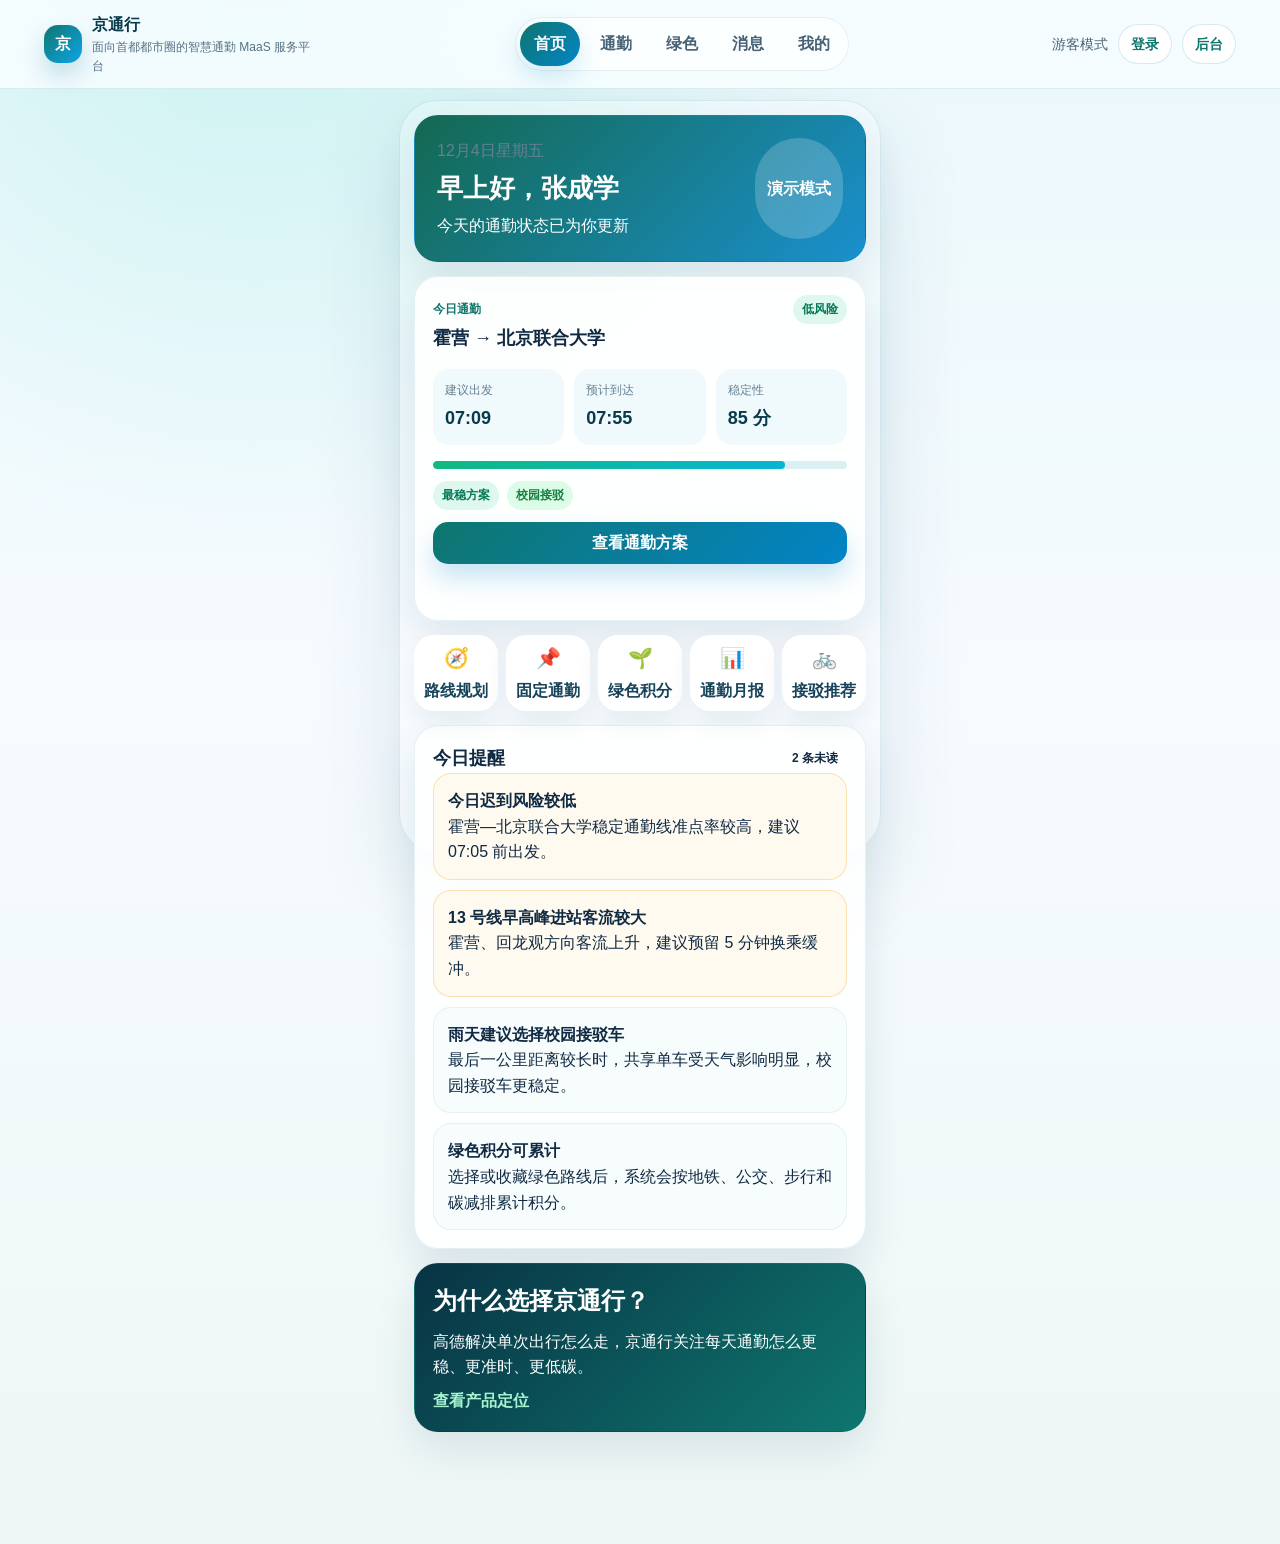
<file: index.html>
<!DOCTYPE html>
<html lang="zh-CN">
<head>
  <meta charset="UTF-8">
  <meta name="viewport" content="width=device-width, initial-scale=1.0">
  <title>京通行</title>
  <link rel="stylesheet" href="./css/style.css">
</head>
<body class="app-body">
  <div id="appError" class="app-error" style="display:none;"></div>
  <header class="app-topbar">
    <a class="app-brand" href="index.html" aria-label="京通行首页">
      <span class="app-logo">京</span>
      <span>
        <strong>京通行</strong>
        <small>面向首都都市圈的智慧通勤 MaaS 服务平台</small>
      </span>
    </a>
    <nav class="desktop-app-tabs" aria-label="桌面端导航">
      <button class="app-tab-link active" type="button" data-tab="home" data-tab-target="home">首页</button>
      <button class="app-tab-link" type="button" data-tab="commute" data-tab-target="commute">通勤</button>
      <button class="app-tab-link" type="button" data-tab="green" data-tab-target="green">绿色</button>
      <button class="app-tab-link" type="button" data-tab="messages" data-tab-target="messages">消息</button>
      <button class="app-tab-link" type="button" data-tab="profile" data-tab-target="profile">我的</button>
    </nav>
    <div class="app-top-actions">
      <span id="currentUserLabel">游客模式</span>
      <button class="text-button" id="openAuthModalBtn" type="button">登录</button>
      <button class="text-button hidden" id="logoutBtn" type="button">退出</button>
      <a class="text-button" href="admin.html">后台</a>
    </div>
  </header>

  <main class="app-shell">
    <section class="app-panel active" id="tab-home" data-page="home" data-tab-panel="home">
      <div class="home-hero-card">
        <div>
          <p class="muted" id="todayDate">今天</p>
          <h1>早上好，<span id="homeUserName">张成学</span></h1>
          <p>今天的通勤状态已为你更新</p>
        </div>
        <button class="small-pill" id="enterDemoModeBtn" type="button" data-action="load-demo">演示模式</button>
      </div>

      <article class="today-commute-card" id="todayCommuteCard">
        <div class="card-header-row">
          <span class="section-kicker">今日通勤</span>
          <span class="risk-chip low" id="todayRiskTag">低风险</span>
        </div>
        <h2 id="todayRouteName">霍营 → 北京联合大学</h2>
        <div class="today-metrics">
          <div>
            <span>建议出发</span>
            <strong id="todayDepartTime">07:05</strong>
          </div>
          <div>
            <span>预计到达</span>
            <strong id="todayArrivalTime">07:51</strong>
          </div>
          <div>
            <span>稳定性</span>
            <strong id="todayStabilityScore">90 分</strong>
          </div>
        </div>
        <div class="stable-progress"><span id="todayStabilityBar"></span></div>
        <div class="route-tag-row">
          <span class="route-badge stable" id="todayRouteBadge">最稳方案</span>
          <span class="route-badge green">校园接驳</span>
        </div>
        <button class="app-primary-btn" type="button" data-go-tab="commute" id="viewTodayPlanBtn">查看通勤方案</button>
        <p class="demo-message" id="homeDemoModeMessage"></p>
      </article>

      <section class="quick-entry-grid" aria-label="快捷功能入口">
        <button type="button" data-go-tab="commute" data-focus="planner"><span>🧭</span>路线规划</button>
        <button type="button" data-go-tab="commute" data-focus="fixed"><span>📌</span>固定通勤</button>
        <button type="button" data-go-tab="green"><span>🌱</span>绿色积分</button>
        <button type="button" data-go-tab="green" data-focus="report"><span>📊</span>通勤月报</button>
        <button type="button" data-go-tab="commute" data-focus="last-mile"><span>🚲</span>接驳推荐</button>
      </section>

      <section class="app-card">
        <div class="card-header-row">
          <h2>今日提醒</h2>
          <span class="mini-count" id="unreadCount">0 条未读</span>
        </div>
        <div class="reminder-list" id="homeReminderList"></div>
      </section>

      <section class="difference-card">
        <h2>为什么选择京通行？</h2>
        <p>高德解决单次出行怎么走，京通行关注每天通勤怎么更稳、更准时、更低碳。</p>
        <a href="about.html">查看产品定位</a>
      </section>
    </section>

    <section class="app-panel" id="tab-commute" data-page="commute" data-tab-panel="commute">
      <div class="app-page-head">
        <div>
          <span class="section-kicker">Commute</span>
          <h1>通勤</h1>
          <p>管理固定路线，并按稳定、时间、换乘、绿色和成本生成推荐方案。</p>
        </div>
      </div>

      <section class="app-card" id="fixedSection">
        <div class="card-header-row">
          <h2>我的固定通勤</h2>
          <span class="muted">本地保存</span>
        </div>
        <div class="fixed-route-list app-list" id="fixedCommuteList"></div>
        <form class="compact-form" id="fixedCommuteForm">
          <input id="fixedRouteNameInput" type="text" placeholder="路线名称，例如 宿舍到学校" required>
          <div class="form-grid-2">
            <select id="fixedStartInput" required><option value="">起点</option></select>
            <select id="fixedEndInput" required><option value="">终点</option></select>
          </div>
          <div class="form-grid-2">
            <input id="fixedDepartTimeInput" type="time" value="07:05" aria-label="常用出发时间">
            <input id="fixedTargetArrivalInput" type="time" value="08:00" aria-label="目标到达时间">
          </div>
          <div class="form-grid-2">
            <select id="fixedUserTypeSelect">
              <option value="学生">学生</option>
              <option value="上班族">上班族</option>
              <option value="园区员工">园区员工</option>
            </select>
            <select id="fixedPreferenceSelect">
              <option value="stable">最稳</option>
              <option value="time">最快</option>
              <option value="green">绿色</option>
              <option value="cost">低成本</option>
            </select>
          </div>
          <button class="app-secondary-btn" type="submit">新增固定通勤</button>
          <p class="form-message" id="fixedCommuteMessage"></p>
          <p class="local-tip" id="fixedCommuteTip">未登录也可本地创建；登录后可模拟多设备同步。</p>
        </form>
      </section>

      <section class="app-card" id="plannerSection">
        <h2>路线规划</h2>
        <form class="planner-form compact-form" id="plannerForm">
          <div class="form-grid-2">
            <select id="startInput" required><option value="">起点</option></select>
            <select id="endInput" required><option value="">终点</option></select>
          </div>
          <div class="form-grid-2">
            <input id="targetArrivalInput" type="time" value="08:00" aria-label="目标到达时间">
            <select id="strategySelect">
              <option value="stable">稳定优先</option>
              <option value="time">时间优先</option>
              <option value="transfer">换乘少</option>
              <option value="green">绿色优先</option>
              <option value="cost">低成本优先</option>
            </select>
          </div>
          <button class="app-primary-btn" type="submit">开始规划</button>
        </form>
      </section>

      <section class="route-results" id="routeResults">
        <article class="empty-state">
          <strong>选择起点、终点和偏好后开始规划</strong>
          <span>推荐路线会展示稳定性评分、迟到风险、碳减排和最后一公里接驳。</span>
        </article>
      </section>

      <section class="app-card" id="lastMileSection">
        <div class="card-header-row">
          <h2>校园/园区接驳推荐</h2>
          <span class="muted">最后一公里</span>
        </div>
        <div class="last-mile-grid app-list" id="lastMileRecommendations"></div>
      </section>
    </section>

    <section class="app-panel" id="tab-green" data-page="green" data-tab-panel="green">
      <div class="app-page-head">
        <div>
          <span class="section-kicker">Green Account</span>
          <h1>绿色</h1>
          <p>像积分中心一样管理你的低碳通勤账户。</p>
        </div>
      </div>

      <section class="green-account-card">
        <div class="card-header-row">
          <span>当前等级</span>
          <strong id="greenLevel">青铜通勤者</strong>
        </div>
        <div class="green-score" id="greenPointTotal">0 分</div>
        <div class="stable-progress"><span id="greenProgressBar"></span></div>
        <p id="greenProgressText">距离“白银通勤者”还差 200 分</p>
        <div class="today-metrics">
          <div><span>绿色次数</span><strong id="greenTripCount">0 次</strong></div>
          <div><span>累计减排</span><strong id="carbonTotal">0.00 kg</strong></div>
          <div><span>相当种树</span><strong id="treeEquivalent">0.0 棵</strong></div>
        </div>
      </section>

      <section class="app-card">
        <h2>积分规则</h2>
        <div class="rule-chip-grid">
          <span>步行/骑行每公里 5 分</span>
          <span>地铁每公里 3 分</span>
          <span>公交每公里 2 分</span>
          <span>减少 1kg CO₂ 奖励 10 分</span>
        </div>
      </section>

      <section class="app-card">
        <h2>积分可兑换</h2>
        <div class="reward-grid" id="greenRewardList"></div>
      </section>

      <section class="app-card">
        <h2>绿色排行榜</h2>
        <div class="ranking-list" id="greenRankingList"></div>
      </section>

      <section class="app-card" id="monthlyReportSection">
        <div class="card-header-row">
          <h2>通勤月报</h2>
          <button class="mini-action" id="generateMonthlyReportBtn" type="button" data-action="generate-report">生成</button>
        </div>
        <div class="monthly-report-card" id="monthlyReportCard">
          <article class="empty-state">
            <strong>点击生成本月通勤月报</strong>
            <span>系统会基于历史查询、收藏和绿色积分生成 App 风格总结。</span>
          </article>
        </div>
      </section>
    </section>

    <section class="app-panel" id="tab-messages" data-page="messages" data-tab-panel="messages">
      <div class="app-page-head">
        <div>
          <span class="section-kicker">Messages</span>
          <h1>消息</h1>
          <p>迟到风险、线路拥挤、接驳短板和积分到账都集中在这里。</p>
        </div>
        <button class="mini-action" id="markAllReadBtn" type="button" data-action="mark-all-read">全部已读</button>
      </div>
      <div class="message-list" id="messageList"></div>
    </section>

    <section class="app-panel" id="tab-profile" data-page="profile" data-tab-panel="profile">
      <div class="profile-card">
        <div class="avatar">张</div>
        <div>
          <h1 id="profileUserName">张成学</h1>
          <p id="profileUserType">北京联合大学学生</p>
          <span id="profileGreenLevel">青铜通勤者 · 0 分</span>
        </div>
      </div>

      <section class="app-card">
        <div class="card-header-row">
          <h2>常用地址</h2>
          <button class="mini-action" type="button" id="saveAddressBtn" data-action="save-address">保存模拟</button>
        </div>
        <div class="address-grid">
          <label>家<input id="homeAddressInput" value="霍营"></label>
          <label>学校<input id="schoolAddressInput" value="北京联合大学"></label>
          <label>实习单位<input id="internAddressInput" value="国贸"></label>
          <label>地铁站<input id="metroAddressInput" value="霍营站"></label>
        </div>
        <p class="form-message" id="addressMessage"></p>
      </section>

      <section class="app-card">
        <h2>我的收藏</h2>
        <div class="record-list" id="favoriteList"></div>
      </section>

      <section class="app-card">
        <div class="card-header-row">
          <h2>我的历史</h2>
          <button class="mini-action" id="clearHistoryBtn" type="button" data-action="clear-history">清空</button>
        </div>
        <div class="record-list" id="historyList"></div>
      </section>

      <section class="app-card">
        <h2>我的固定通勤</h2>
        <div class="record-list" id="profileFixedCommuteList"></div>
      </section>

      <section class="app-card privacy-entry">
        <h2>隐私与数据授权</h2>
        <p>本课程原型不采集真实定位数据，所有数据仅保存在本地。</p>
        <div class="button-row">
          <a class="app-secondary-btn" href="data-policy.html">数据合规说明</a>
          <a class="app-secondary-btn" href="operation.html">运营策略</a>
          <a class="app-secondary-btn" href="about.html">关于京通行</a>
        </div>
      </section>

      <section class="app-card">
        <h2>演示模式</h2>
        <p class="muted">一键生成张成学的早八通勤、绿色积分、月报、消息和后台 OD 数据。</p>
        <div class="button-row">
          <button class="app-primary-btn" id="profileLoadDemoBtn" type="button" data-action="load-demo">加载演示数据</button>
          <button class="app-danger-btn" id="clearDemoDataBtn" type="button" data-action="clear-demo">清除演示数据</button>
        </div>
        <p class="demo-message" id="demoModeMessage"></p>
      </section>
    </section>
  </main>

  <nav class="bottom-tabbar" aria-label="移动端底部 Tab">
    <button class="app-tab-link active" type="button" data-tab="home" data-tab-target="home"><span>🏠</span>首页</button>
    <button class="app-tab-link" type="button" data-tab="commute" data-tab-target="commute"><span>🚇</span>通勤</button>
    <button class="app-tab-link" type="button" data-tab="green" data-tab-target="green"><span>🌱</span>绿色</button>
    <button class="app-tab-link" type="button" data-tab="messages" data-tab-target="messages"><span>🔔</span>消息</button>
    <button class="app-tab-link" type="button" data-tab="profile" data-tab-target="profile"><span>👤</span>我的</button>
  </nav>

  <div class="modal-overlay hidden" id="authModal" aria-hidden="true">
    <section class="auth-modal" role="dialog" aria-modal="true" aria-labelledby="authModalTitle">
      <button class="modal-close" id="closeAuthModalBtn" type="button" aria-label="关闭登录注册弹窗">×</button>
      <span class="section-kicker">Login</span>
      <h2 id="authModalTitle">登录 / 注册</h2>
      <label>用户名<input id="usernameInput" type="text" placeholder="student 或 张成学"></label>
      <label>密码<input id="passwordInput" type="password" placeholder="123456"></label>
      <div class="button-row">
        <button class="app-primary-btn" id="loginBtn" type="button">登录</button>
        <button class="app-secondary-btn" id="registerBtn" type="button">注册</button>
      </div>
      <p class="hint" id="authMessage">课程原型演示账号：student / 123456。</p>
    </section>
  </div>

  <script src="./js/data.js"></script>
  <script src="./js/storage.js"></script>
  <script src="./js/routePlanner.js"></script>
  <script src="./js/app.js"></script>
</body>
</html>
</file>
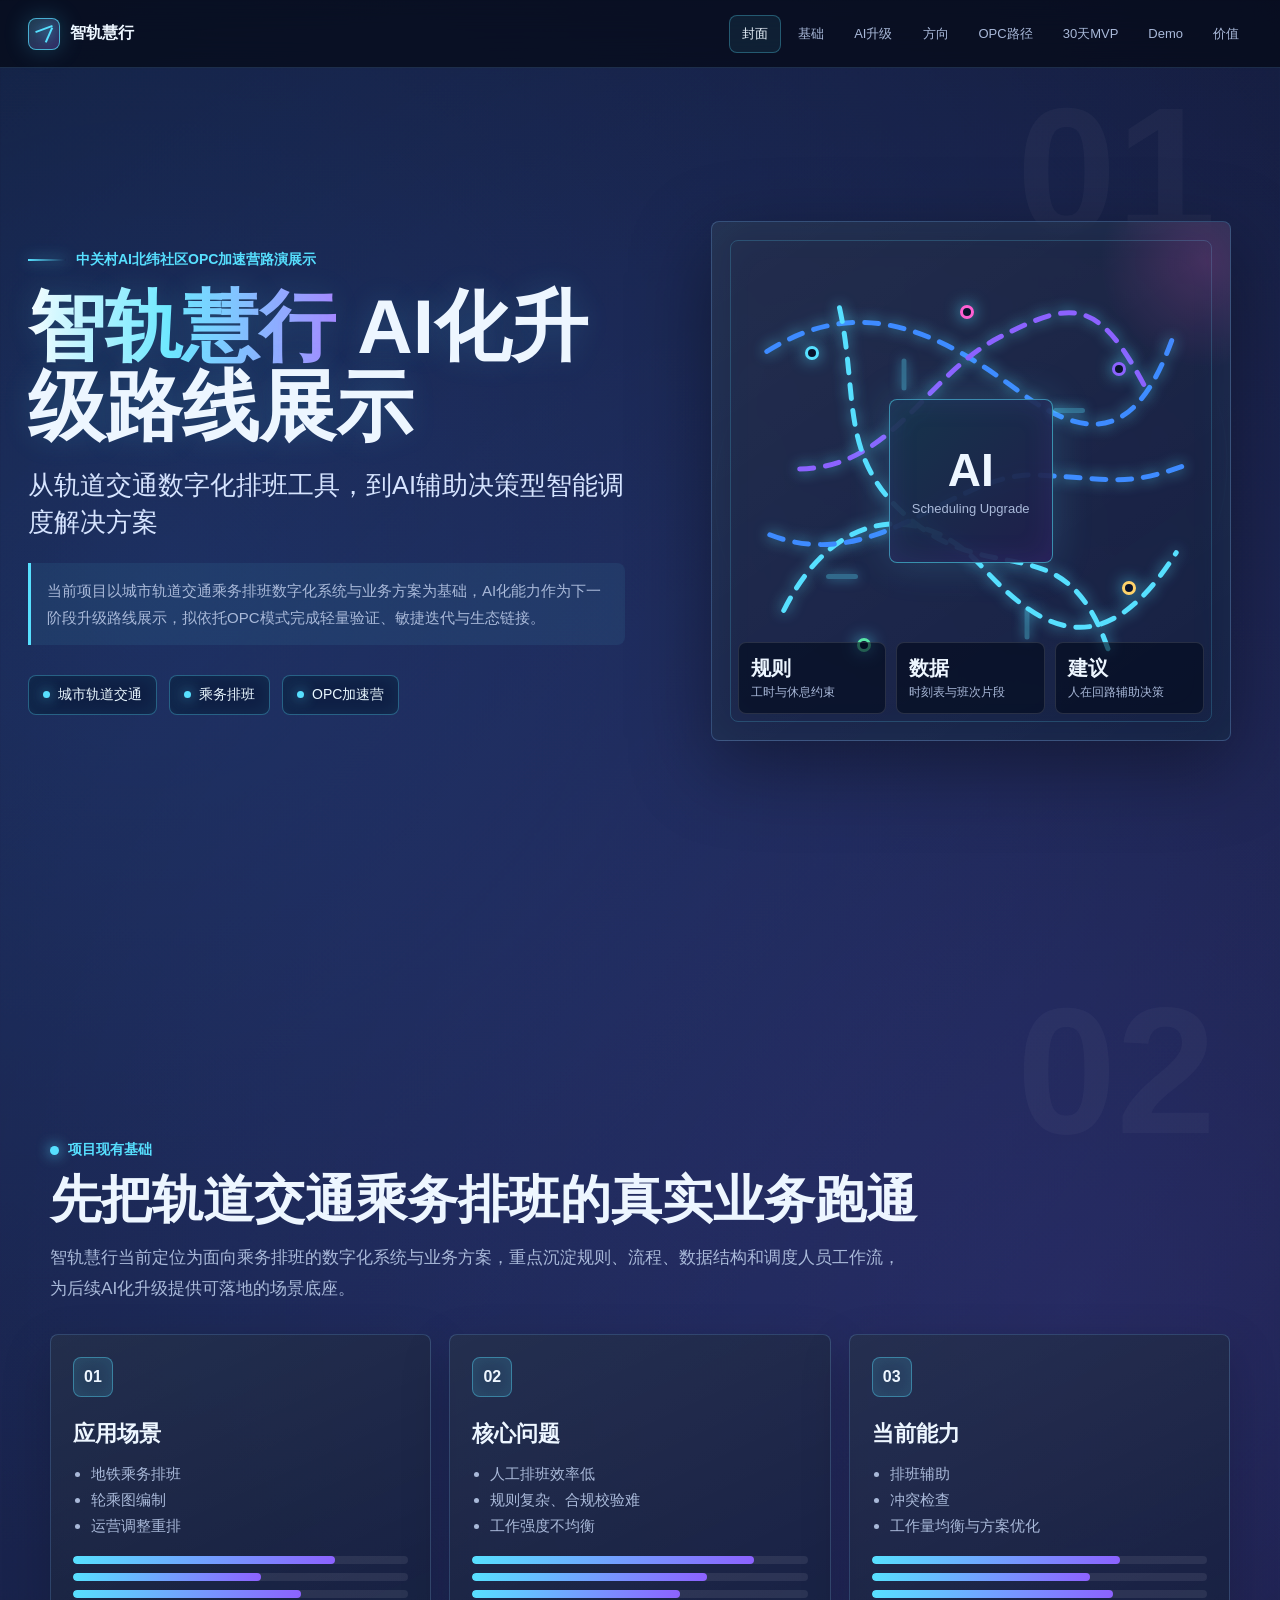
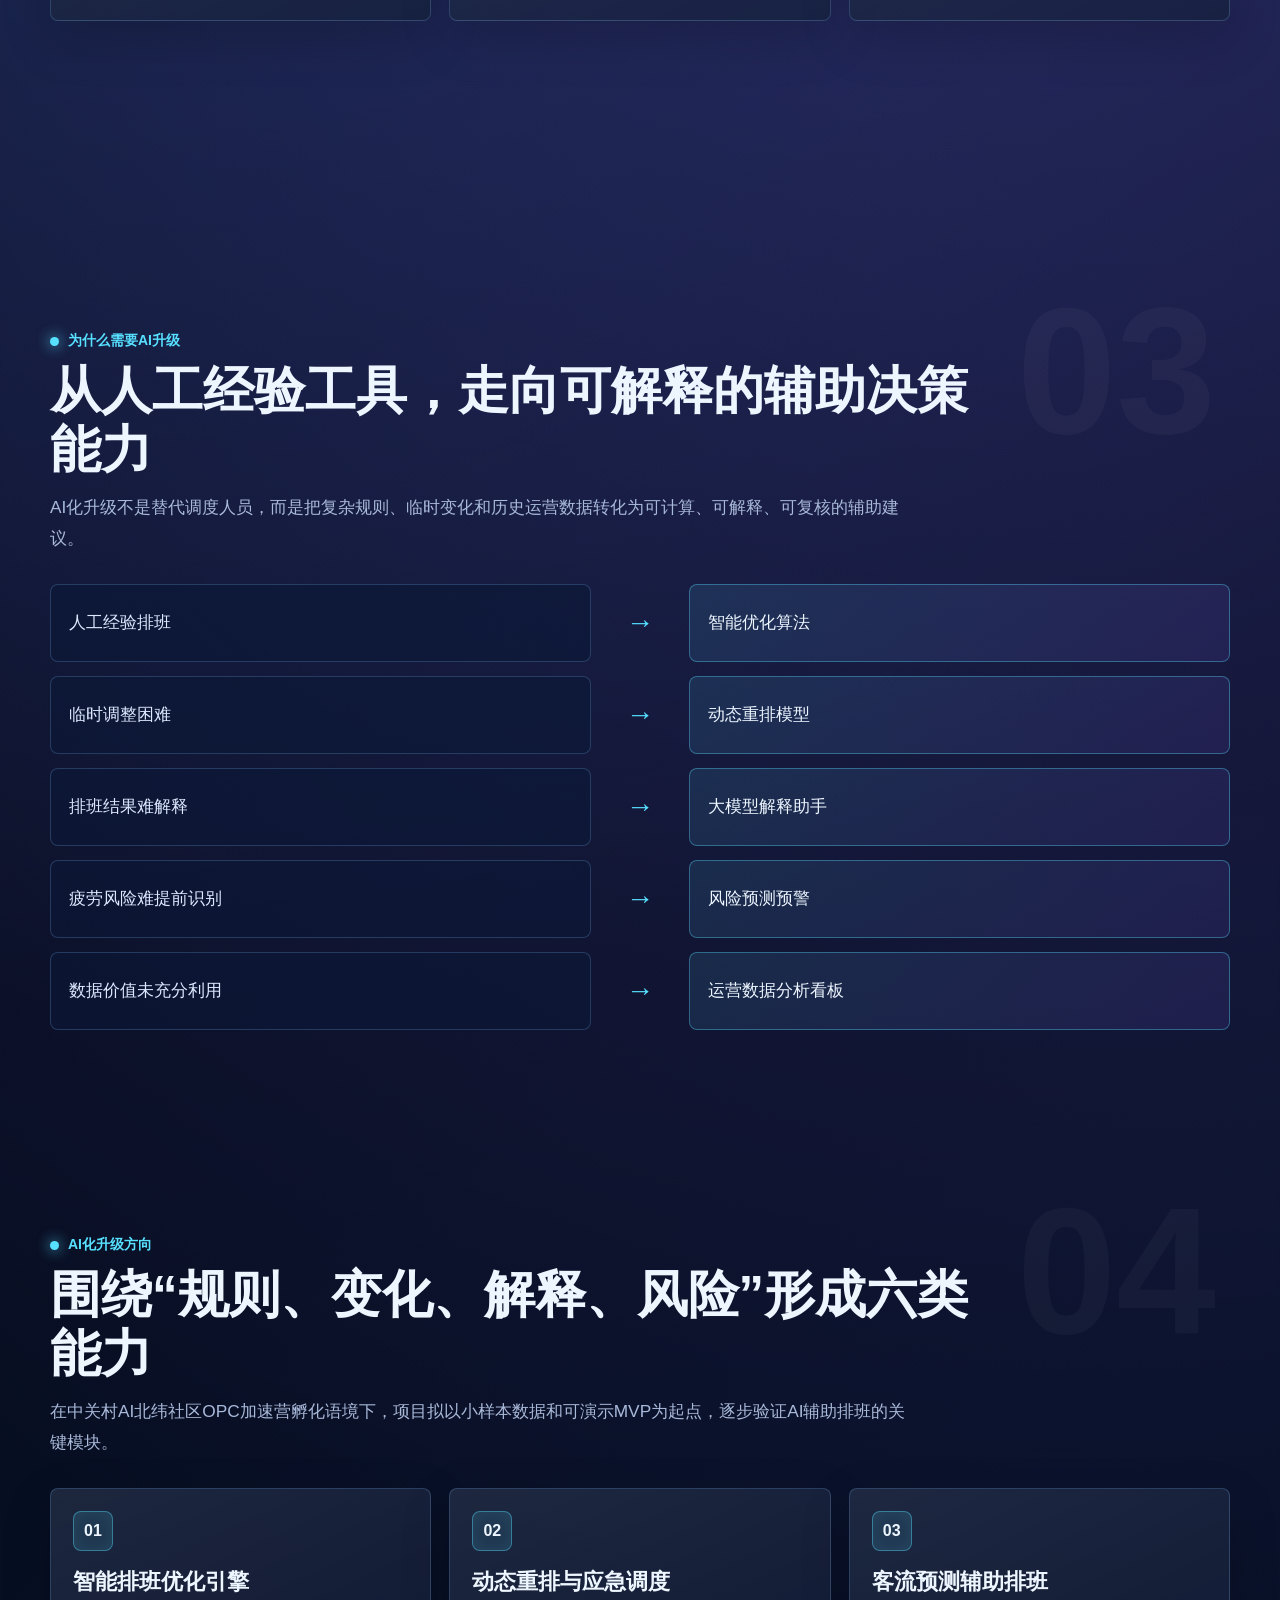
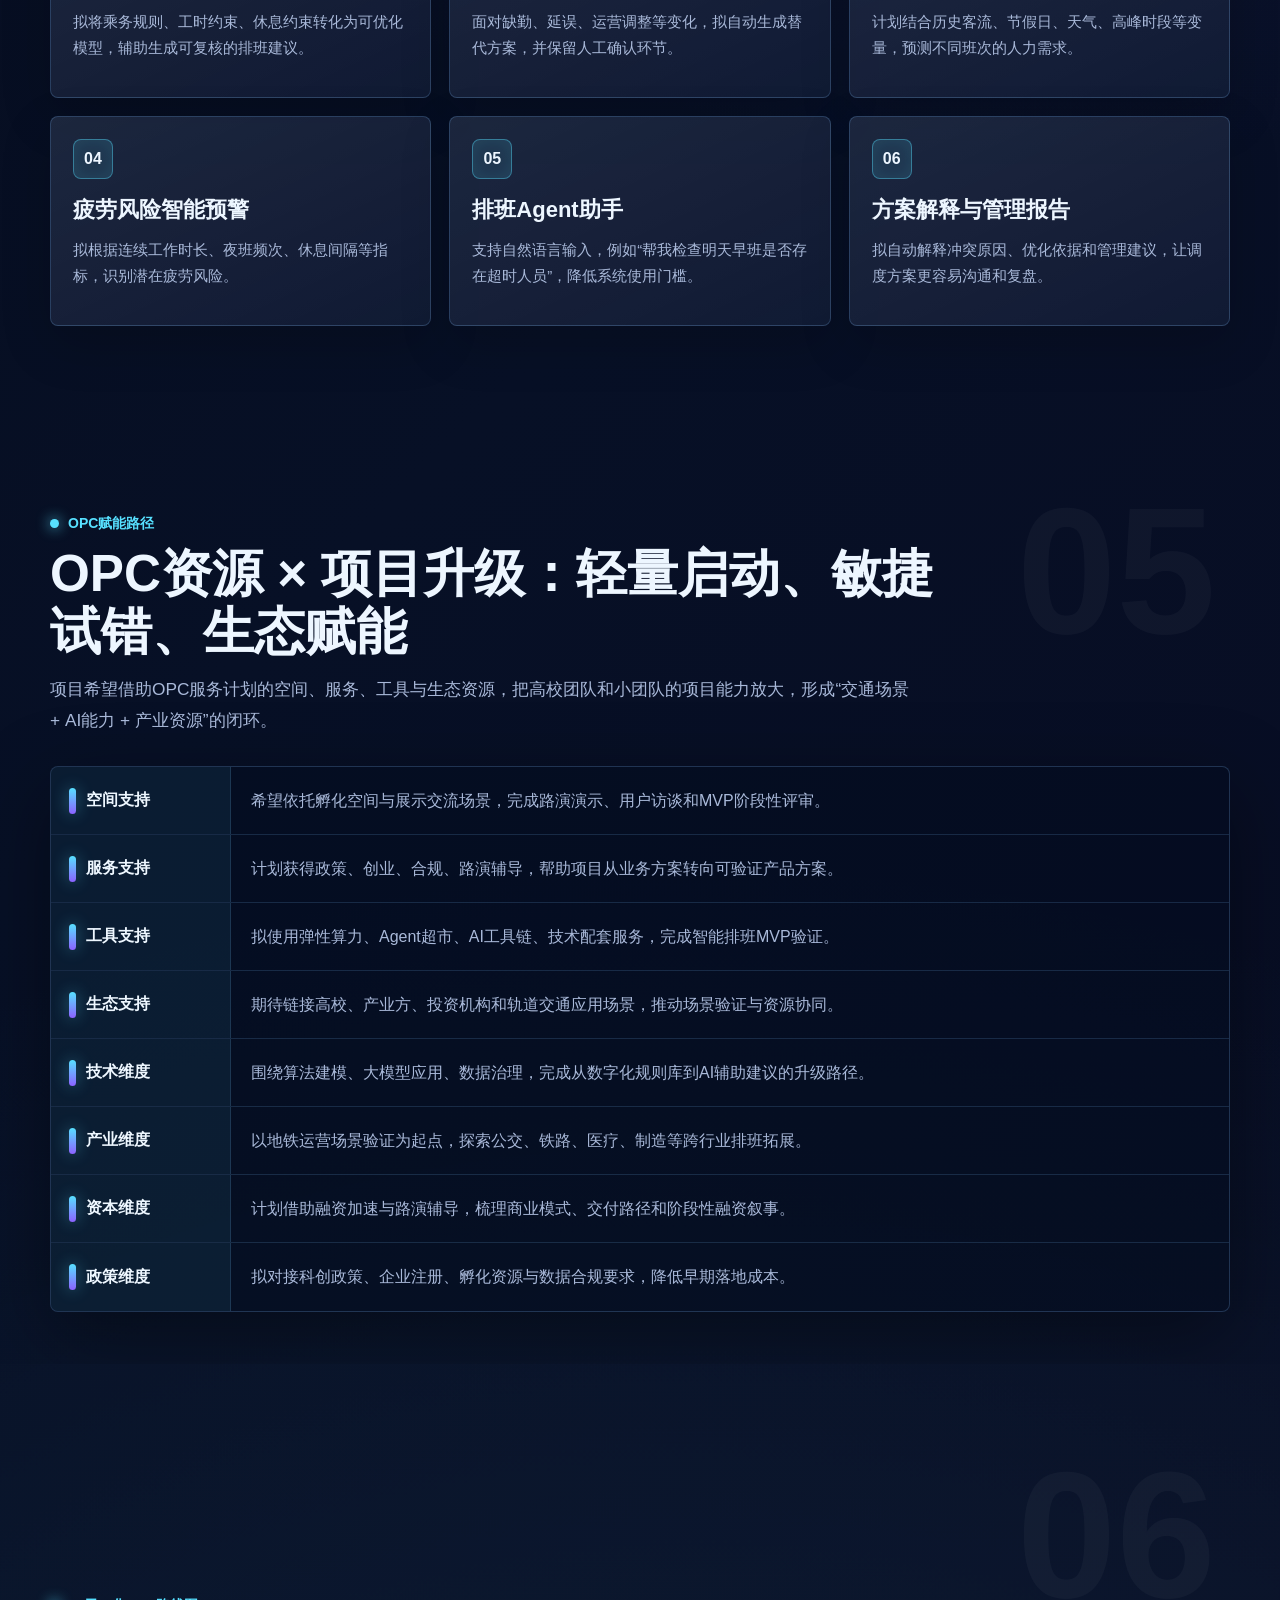
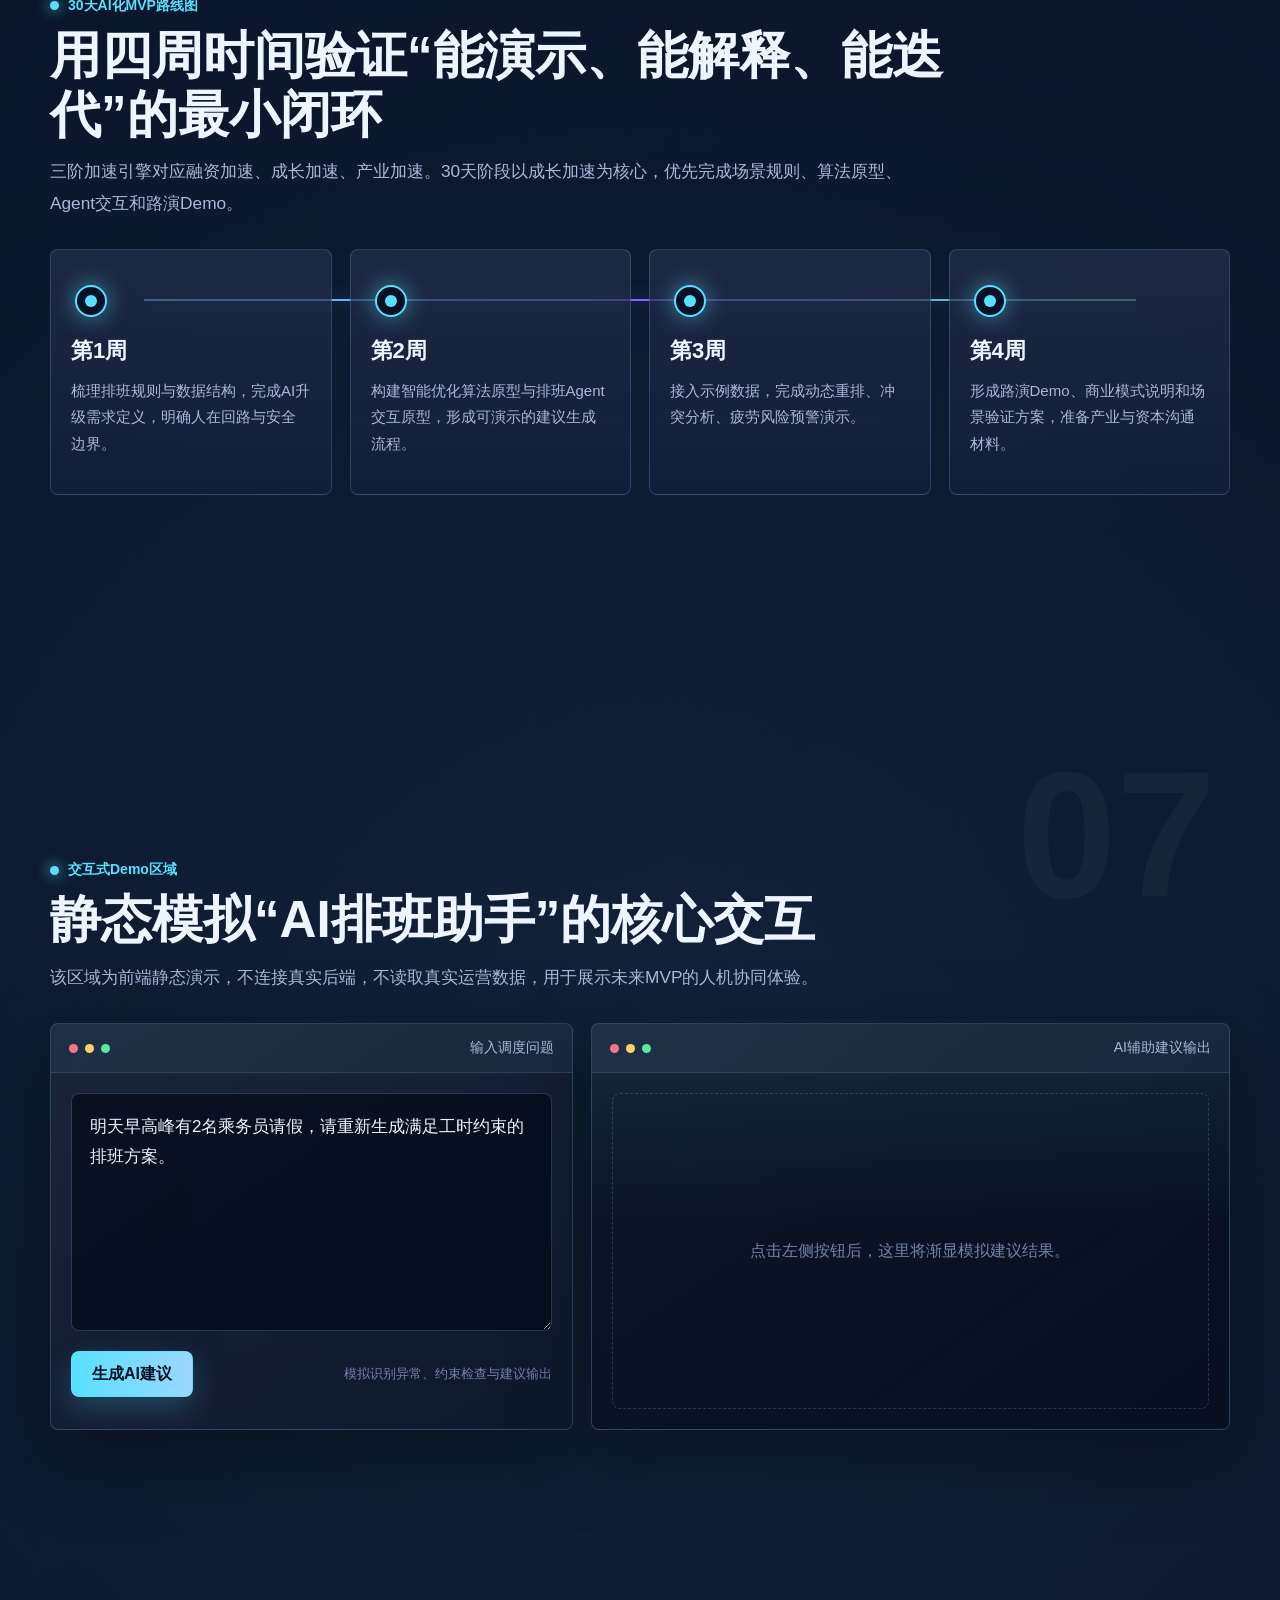
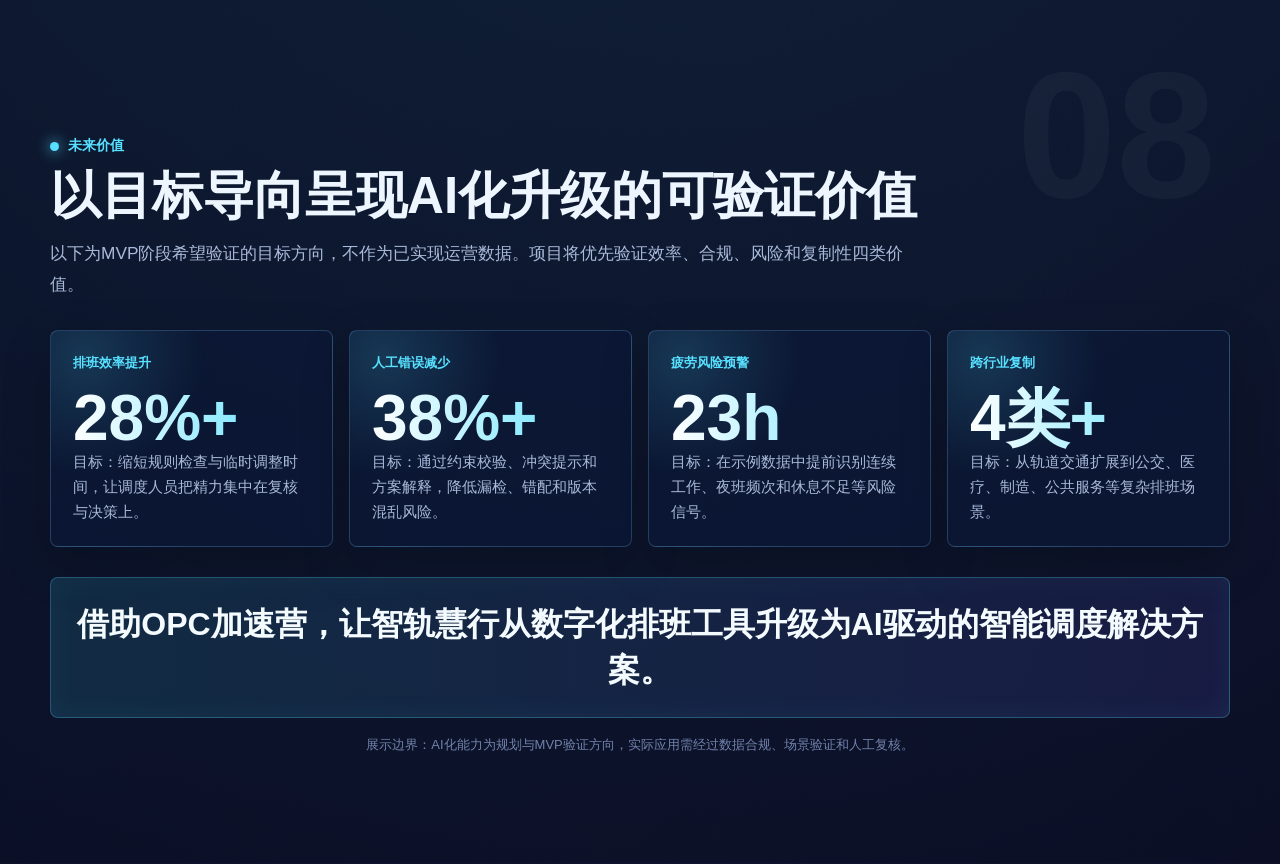
<file: zhiguihuixing-opc-roadshow/index.html>
<!DOCTYPE html>
<html lang="zh-CN">
<head>
  <meta charset="UTF-8">
  <meta name="viewport" content="width=device-width, initial-scale=1.0">
  <title>智轨慧行 AI化升级路线展示</title>
  <style>
    :root {
      --bg: #050814;
      --bg-2: #08112a;
      --panel: rgba(13, 24, 52, 0.68);
      --panel-strong: rgba(17, 31, 68, 0.86);
      --glass: rgba(255, 255, 255, 0.07);
      --line: rgba(132, 181, 255, 0.24);
      --line-strong: rgba(117, 220, 255, 0.68);
      --text: #edf6ff;
      --muted: #a9b9d9;
      --subtle: #7182ab;
      --blue: #3e8bff;
      --cyan: #57e0ff;
      --violet: #8c62ff;
      --pink: #ff5fd2;
      --green: #58e6a6;
      --amber: #ffd36a;
      --danger: #ff718a;
      --shadow: 0 24px 80px rgba(0, 0, 0, 0.38);
      --radius: 8px;
      --nav-h: 68px;
      --max-w: 1180px;
    }

    * {
      box-sizing: border-box;
    }

    html {
      scroll-behavior: smooth;
      background: var(--bg);
    }

    body {
      margin: 0;
      min-height: 100vh;
      color: var(--text);
      font-family: "Microsoft YaHei", "PingFang SC", "Noto Sans SC", Arial, sans-serif;
      background:
        radial-gradient(circle at 12% 8%, rgba(62, 139, 255, 0.25), transparent 30%),
        radial-gradient(circle at 84% 18%, rgba(140, 98, 255, 0.22), transparent 34%),
        radial-gradient(circle at 55% 82%, rgba(87, 224, 255, 0.11), transparent 32%),
        linear-gradient(135deg, #050814 0%, #071026 48%, #09081f 100%);
      overflow-x: hidden;
    }

    body::before,
    body::after {
      content: "";
      position: fixed;
      inset: 0;
      pointer-events: none;
      z-index: -2;
    }

    body::before {
      background-image:
        linear-gradient(rgba(116, 174, 255, 0.05) 1px, transparent 1px),
        linear-gradient(90deg, rgba(116, 174, 255, 0.05) 1px, transparent 1px);
      background-size: 44px 44px;
      mask-image: linear-gradient(to bottom, rgba(0, 0, 0, 0.88), rgba(0, 0, 0, 0.18));
    }

    body::after {
      background:
        linear-gradient(120deg, transparent 0 44%, rgba(87, 224, 255, 0.06) 45%, transparent 47% 100%),
        linear-gradient(38deg, transparent 0 62%, rgba(140, 98, 255, 0.08) 63%, transparent 65% 100%);
      z-index: -1;
    }

    a {
      color: inherit;
      text-decoration: none;
    }

    .top-nav {
      position: fixed;
      top: 0;
      left: 0;
      right: 0;
      height: var(--nav-h);
      z-index: 20;
      display: flex;
      align-items: center;
      justify-content: center;
      padding: 0 28px;
      background: rgba(5, 9, 22, 0.72);
      border-bottom: 1px solid rgba(125, 184, 255, 0.18);
      backdrop-filter: blur(18px);
    }

    .nav-inner {
      width: min(100%, 1380px);
      display: flex;
      align-items: center;
      justify-content: space-between;
      gap: 22px;
    }

    .brand {
      display: flex;
      align-items: center;
      gap: 10px;
      min-width: 190px;
      font-weight: 800;
      letter-spacing: 0;
      white-space: nowrap;
    }

    .brand-mark {
      width: 32px;
      height: 32px;
      position: relative;
      border: 1px solid rgba(87, 224, 255, 0.72);
      border-radius: 8px;
      background:
        linear-gradient(135deg, rgba(87, 224, 255, 0.18), rgba(140, 98, 255, 0.28)),
        rgba(255, 255, 255, 0.04);
      box-shadow: 0 0 24px rgba(87, 224, 255, 0.22);
    }

    .brand-mark::before,
    .brand-mark::after {
      content: "";
      position: absolute;
      background: var(--cyan);
      box-shadow: 0 0 12px rgba(87, 224, 255, 0.9);
    }

    .brand-mark::before {
      width: 18px;
      height: 2px;
      top: 9px;
      left: 6px;
      transform: rotate(-20deg);
    }

    .brand-mark::after {
      width: 2px;
      height: 16px;
      right: 9px;
      bottom: 6px;
      transform: rotate(24deg);
    }

    .nav-links {
      display: flex;
      align-items: center;
      justify-content: flex-end;
      gap: 4px;
      overflow-x: auto;
      scrollbar-width: none;
    }

    .nav-links::-webkit-scrollbar {
      display: none;
    }

    .nav-link {
      color: var(--muted);
      font-size: 13px;
      padding: 9px 12px;
      border-radius: 8px;
      border: 1px solid transparent;
      white-space: nowrap;
      transition: color 0.2s ease, border-color 0.2s ease, background 0.2s ease;
    }

    .nav-link:hover,
    .nav-link.active {
      color: var(--text);
      border-color: rgba(87, 224, 255, 0.3);
      background: rgba(87, 224, 255, 0.08);
    }

    .section {
      position: relative;
      min-height: 100vh;
      padding: calc(var(--nav-h) + 46px) 28px 52px;
      display: flex;
      align-items: center;
      scroll-margin-top: var(--nav-h);
      overflow: hidden;
    }

    .section::before {
      content: attr(data-index);
      position: absolute;
      right: clamp(22px, 5vw, 82px);
      top: calc(var(--nav-h) + 14px);
      color: rgba(255, 255, 255, 0.035);
      font-size: clamp(80px, 14vw, 188px);
      font-weight: 900;
      line-height: 1;
      pointer-events: none;
    }

    .wrap {
      width: min(100%, var(--max-w));
      margin: 0 auto;
      position: relative;
      z-index: 1;
    }

    .hero-grid {
      width: min(100%, 1240px);
      margin: 0 auto;
      display: grid;
      grid-template-columns: minmax(0, 1.03fr) minmax(420px, 0.97fr);
      align-items: center;
      gap: clamp(30px, 5vw, 68px);
    }

    .eyebrow {
      display: inline-flex;
      align-items: center;
      gap: 10px;
      color: var(--cyan);
      font-size: 14px;
      font-weight: 700;
      letter-spacing: 0;
      margin-bottom: 18px;
    }

    .eyebrow::before {
      content: "";
      width: 38px;
      height: 2px;
      background: linear-gradient(90deg, var(--cyan), transparent);
      box-shadow: 0 0 14px rgba(87, 224, 255, 0.7);
    }

    h1,
    h2,
    h3,
    p {
      margin: 0;
    }

    h1 {
      font-size: clamp(46px, 6vw, 86px);
      line-height: 1.04;
      letter-spacing: 0;
      max-width: 900px;
      text-shadow: 0 0 30px rgba(87, 224, 255, 0.16);
    }

    .gradient-text {
      background: linear-gradient(90deg, #ffffff 0%, #70e9ff 46%, #a786ff 100%);
      -webkit-background-clip: text;
      background-clip: text;
      color: transparent;
    }

    .subtitle {
      margin-top: 20px;
      max-width: 740px;
      color: #d6e4ff;
      font-size: clamp(20px, 2vw, 29px);
      line-height: 1.45;
      font-weight: 500;
    }

    .position-note {
      margin-top: 22px;
      max-width: 760px;
      color: var(--muted);
      font-size: 15px;
      line-height: 1.8;
      padding: 14px 16px;
      border-left: 3px solid var(--cyan);
      background: rgba(87, 224, 255, 0.07);
      border-radius: 0 8px 8px 0;
    }

    .tags {
      display: flex;
      flex-wrap: wrap;
      gap: 12px;
      margin-top: 30px;
    }

    .tag {
      display: inline-flex;
      align-items: center;
      gap: 8px;
      padding: 10px 14px;
      color: #eaf8ff;
      font-size: 14px;
      border: 1px solid rgba(87, 224, 255, 0.35);
      border-radius: 8px;
      background: rgba(8, 24, 55, 0.65);
      box-shadow: inset 0 0 18px rgba(87, 224, 255, 0.08);
    }

    .tag-dot {
      width: 7px;
      height: 7px;
      border-radius: 50%;
      background: var(--cyan);
      box-shadow: 0 0 14px var(--cyan);
    }

    .hero-visual {
      min-height: 520px;
      position: relative;
      display: grid;
      place-items: center;
    }

    .orbit {
      position: absolute;
      inset: 7% 4%;
      border-radius: 50%;
      border: 1px solid rgba(87, 224, 255, 0.14);
      transform: rotate(-16deg);
    }

    .orbit:nth-child(2) {
      inset: 14% 13%;
      border-color: rgba(140, 98, 255, 0.16);
      transform: rotate(25deg);
    }

    .rail-chip {
      width: min(100%, 520px);
      aspect-ratio: 1 / 1;
      border: 1px solid rgba(126, 190, 255, 0.28);
      border-radius: 8px;
      background:
        linear-gradient(145deg, rgba(255, 255, 255, 0.08), rgba(255, 255, 255, 0.02)),
        rgba(11, 22, 50, 0.62);
      box-shadow: var(--shadow), inset 0 0 50px rgba(87, 224, 255, 0.06);
      backdrop-filter: blur(12px);
      position: relative;
      overflow: hidden;
    }

    .rail-chip::before {
      content: "";
      position: absolute;
      inset: 18px;
      border: 1px solid rgba(87, 224, 255, 0.2);
      border-radius: 8px;
    }

    .rail-chip::after {
      content: "";
      position: absolute;
      width: 220px;
      height: 220px;
      right: -86px;
      top: -70px;
      background: radial-gradient(circle, rgba(255, 95, 210, 0.18), transparent 68%);
    }

    .rail-chip svg {
      position: absolute;
      inset: 0;
      width: 100%;
      height: 100%;
    }

    .track-line {
      fill: none;
      stroke-linecap: round;
      stroke-linejoin: round;
      stroke-width: 5;
      filter: drop-shadow(0 0 7px rgba(87, 224, 255, 0.7));
      stroke-dasharray: 14 12;
      animation: dashFlow 3.5s linear infinite;
    }

    .track-blue {
      stroke: var(--blue);
    }

    .track-cyan {
      stroke: var(--cyan);
      animation-duration: 4.2s;
    }

    .track-violet {
      stroke: var(--violet);
      animation-duration: 4.8s;
    }

    .chip-core {
      position: absolute;
      left: 50%;
      top: 50%;
      width: 164px;
      height: 164px;
      transform: translate(-50%, -50%);
      border-radius: 8px;
      background:
        linear-gradient(135deg, rgba(87, 224, 255, 0.18), rgba(140, 98, 255, 0.18)),
        rgba(7, 14, 33, 0.92);
      border: 1px solid rgba(87, 224, 255, 0.55);
      box-shadow: 0 0 40px rgba(87, 224, 255, 0.18), inset 0 0 30px rgba(140, 98, 255, 0.12);
      display: grid;
      place-items: center;
      text-align: center;
      z-index: 2;
    }

    .chip-core strong {
      display: block;
      font-size: 46px;
      line-height: 1;
      letter-spacing: 0;
    }

    .chip-core span {
      display: block;
      margin-top: 8px;
      color: var(--muted);
      font-size: 13px;
    }

    .pin {
      position: absolute;
      width: 32px;
      height: 5px;
      border-radius: 8px;
      background: rgba(87, 224, 255, 0.36);
      box-shadow: 0 0 12px rgba(87, 224, 255, 0.5);
      z-index: 3;
    }

    .pin.p1 { left: 34%; top: 29%; transform: rotate(90deg); }
    .pin.p2 { right: 28%; top: 36%; }
    .pin.p3 { left: 22%; bottom: 31%; }
    .pin.p4 { right: 36%; bottom: 22%; transform: rotate(90deg); }

    .station {
      position: absolute;
      width: 14px;
      height: 14px;
      border-radius: 50%;
      background: #08132d;
      border: 3px solid var(--cyan);
      box-shadow: 0 0 16px rgba(87, 224, 255, 0.78);
      z-index: 4;
    }

    .s1 { left: 18%; top: 24%; }
    .s2 { right: 20%; top: 27%; border-color: var(--violet); }
    .s3 { left: 28%; bottom: 17%; border-color: var(--green); }
    .s4 { right: 18%; bottom: 28%; border-color: var(--amber); }
    .s5 { left: 48%; top: 16%; border-color: var(--pink); }

    .metric-strip {
      position: absolute;
      left: 26px;
      right: 26px;
      bottom: 26px;
      display: grid;
      grid-template-columns: repeat(3, 1fr);
      gap: 10px;
      z-index: 5;
    }

    .mini-metric {
      padding: 12px;
      border: 1px solid rgba(255, 255, 255, 0.12);
      border-radius: 8px;
      background: rgba(3, 10, 28, 0.62);
    }

    .mini-metric b {
      display: block;
      color: var(--text);
      font-size: 20px;
    }

    .mini-metric span {
      color: var(--muted);
      font-size: 12px;
    }

    .section-head {
      margin-bottom: 30px;
      max-width: 920px;
    }

    .section-kicker {
      display: inline-flex;
      align-items: center;
      gap: 9px;
      margin-bottom: 12px;
      color: var(--cyan);
      font-size: 14px;
      font-weight: 800;
    }

    .section-kicker::before {
      content: "";
      width: 9px;
      height: 9px;
      border-radius: 50%;
      background: var(--cyan);
      box-shadow: 0 0 14px var(--cyan);
    }

    h2 {
      font-size: clamp(32px, 4vw, 54px);
      line-height: 1.15;
      letter-spacing: 0;
    }

    .lead {
      margin-top: 12px;
      max-width: 860px;
      color: var(--muted);
      font-size: clamp(15px, 1.35vw, 18px);
      line-height: 1.8;
    }

    .grid-3 {
      display: grid;
      grid-template-columns: repeat(3, 1fr);
      gap: 18px;
    }

    .grid-2 {
      display: grid;
      grid-template-columns: repeat(2, 1fr);
      gap: 18px;
    }

    .grid-4 {
      display: grid;
      grid-template-columns: repeat(4, 1fr);
      gap: 16px;
    }

    .card {
      position: relative;
      min-height: 190px;
      padding: 22px;
      border: 1px solid rgba(126, 190, 255, 0.22);
      border-radius: var(--radius);
      background:
        linear-gradient(155deg, rgba(255, 255, 255, 0.08), rgba(255, 255, 255, 0.025)),
        var(--panel);
      box-shadow: 0 18px 50px rgba(0, 0, 0, 0.18);
      overflow: hidden;
      transform: translateY(18px);
      opacity: 0;
      transition: transform 0.7s ease, opacity 0.7s ease, border-color 0.25s ease;
    }

    .card.in-view {
      transform: translateY(0);
      opacity: 1;
    }

    .card::before {
      content: "";
      position: absolute;
      inset: 0;
      background: linear-gradient(90deg, transparent, rgba(87, 224, 255, 0.1), transparent);
      transform: translateX(-120%);
      transition: transform 0.7s ease;
    }

    .card:hover {
      border-color: rgba(87, 224, 255, 0.46);
    }

    .card:hover::before {
      transform: translateX(120%);
    }

    .card-number {
      width: 40px;
      height: 40px;
      display: grid;
      place-items: center;
      margin-bottom: 22px;
      color: var(--text);
      border-radius: 8px;
      border: 1px solid rgba(87, 224, 255, 0.42);
      background: rgba(87, 224, 255, 0.1);
      box-shadow: inset 0 0 16px rgba(87, 224, 255, 0.09);
      font-weight: 800;
    }

    .card h3 {
      position: relative;
      z-index: 1;
      font-size: 22px;
      margin-bottom: 12px;
    }

    .card p,
    .card li {
      position: relative;
      z-index: 1;
      color: var(--muted);
      font-size: 15px;
      line-height: 1.72;
    }

    .card ul {
      margin: 0;
      padding-left: 18px;
    }

    .rail-backdrop {
      position: absolute;
      inset: auto 5% 4% auto;
      width: 420px;
      height: 260px;
      pointer-events: none;
      opacity: 0.17;
    }

    .comparison {
      display: grid;
      gap: 14px;
    }

    .compare-row {
      display: grid;
      grid-template-columns: minmax(0, 1fr) 70px minmax(0, 1fr);
      align-items: stretch;
      gap: 14px;
      opacity: 0;
      transform: translateY(14px);
      transition: opacity 0.65s ease, transform 0.65s ease;
    }

    .compare-row.in-view {
      opacity: 1;
      transform: translateY(0);
    }

    .compare-cell {
      min-height: 78px;
      display: flex;
      align-items: center;
      padding: 17px 18px;
      border-radius: 8px;
      border: 1px solid rgba(126, 190, 255, 0.22);
      background: rgba(11, 24, 55, 0.64);
      color: #dce9ff;
      font-size: 17px;
      line-height: 1.45;
    }

    .compare-cell.ai {
      border-color: rgba(87, 224, 255, 0.36);
      background: linear-gradient(135deg, rgba(87, 224, 255, 0.11), rgba(140, 98, 255, 0.11));
      color: var(--text);
    }

    .arrow-cell {
      display: grid;
      place-items: center;
      color: var(--cyan);
      font-weight: 900;
      font-size: 28px;
    }

    .module-card {
      min-height: 210px;
    }

    .module-card .card-number {
      margin-bottom: 16px;
    }

    .matrix {
      overflow: hidden;
      border: 1px solid rgba(126, 190, 255, 0.22);
      border-radius: 8px;
      background: rgba(5, 13, 31, 0.58);
      box-shadow: var(--shadow);
    }

    .matrix-row {
      display: grid;
      grid-template-columns: 180px 1fr;
      border-bottom: 1px solid rgba(126, 190, 255, 0.16);
      min-height: 68px;
      opacity: 0;
      transform: translateX(-16px);
      transition: transform 0.62s ease, opacity 0.62s ease;
    }

    .matrix-row.in-view {
      opacity: 1;
      transform: translateX(0);
    }

    .matrix-row:last-child {
      border-bottom: 0;
    }

    .matrix-key {
      display: flex;
      align-items: center;
      gap: 10px;
      padding: 18px;
      color: #eef7ff;
      font-weight: 800;
      background: rgba(87, 224, 255, 0.07);
      border-right: 1px solid rgba(126, 190, 255, 0.16);
    }

    .matrix-key::before {
      content: "";
      width: 7px;
      height: 26px;
      border-radius: 8px;
      background: linear-gradient(180deg, var(--cyan), var(--violet));
      box-shadow: 0 0 16px rgba(87, 224, 255, 0.44);
    }

    .matrix-value {
      display: flex;
      align-items: center;
      padding: 18px 20px;
      color: var(--muted);
      line-height: 1.62;
    }

    .timeline {
      position: relative;
      display: grid;
      grid-template-columns: repeat(4, 1fr);
      gap: 18px;
      margin-top: 14px;
    }

    .timeline::before {
      content: "";
      position: absolute;
      left: 8%;
      right: 8%;
      top: 50px;
      height: 2px;
      background: linear-gradient(90deg, var(--cyan), var(--violet), var(--green));
      box-shadow: 0 0 18px rgba(87, 224, 255, 0.35);
    }

    .timeline-item {
      position: relative;
      padding: 86px 20px 22px;
      min-height: 246px;
      border: 1px solid rgba(126, 190, 255, 0.22);
      border-radius: 8px;
      background:
        linear-gradient(180deg, rgba(255, 255, 255, 0.075), rgba(255, 255, 255, 0.025)),
        rgba(11, 24, 55, 0.64);
      opacity: 0;
      transform: translateY(18px);
      transition: opacity 0.7s ease, transform 0.7s ease;
    }

    .timeline-item.in-view {
      opacity: 1;
      transform: translateY(0);
    }

    .timeline-dot {
      position: absolute;
      top: 35px;
      left: 24px;
      width: 32px;
      height: 32px;
      border-radius: 50%;
      border: 2px solid var(--cyan);
      background: #071024;
      box-shadow: 0 0 22px rgba(87, 224, 255, 0.55);
    }

    .timeline-dot::after {
      content: "";
      position: absolute;
      inset: 8px;
      border-radius: 50%;
      background: var(--cyan);
    }

    .timeline-item b {
      display: block;
      margin-bottom: 12px;
      font-size: 22px;
      color: var(--text);
    }

    .timeline-item p {
      color: var(--muted);
      font-size: 15px;
      line-height: 1.78;
    }

    .demo-shell {
      display: grid;
      grid-template-columns: 0.9fr 1.1fr;
      gap: 18px;
      align-items: stretch;
    }

    .demo-panel {
      border: 1px solid rgba(126, 190, 255, 0.24);
      border-radius: 8px;
      background:
        linear-gradient(145deg, rgba(255, 255, 255, 0.08), rgba(255, 255, 255, 0.025)),
        rgba(7, 16, 38, 0.78);
      box-shadow: var(--shadow);
      overflow: hidden;
    }

    .demo-header {
      display: flex;
      align-items: center;
      justify-content: space-between;
      gap: 14px;
      padding: 15px 18px;
      border-bottom: 1px solid rgba(126, 190, 255, 0.16);
      background: rgba(87, 224, 255, 0.06);
    }

    .window-dots {
      display: inline-flex;
      gap: 7px;
    }

    .window-dots span {
      width: 9px;
      height: 9px;
      border-radius: 50%;
      background: var(--subtle);
    }

    .window-dots span:nth-child(1) { background: var(--danger); }
    .window-dots span:nth-child(2) { background: var(--amber); }
    .window-dots span:nth-child(3) { background: var(--green); }

    .demo-title {
      color: var(--muted);
      font-size: 14px;
      white-space: nowrap;
    }

    .demo-body {
      padding: 20px;
    }

    textarea {
      width: 100%;
      min-height: 238px;
      resize: vertical;
      color: var(--text);
      background: rgba(2, 8, 23, 0.66);
      border: 1px solid rgba(126, 190, 255, 0.25);
      border-radius: 8px;
      padding: 18px;
      outline: none;
      font: inherit;
      font-size: 17px;
      line-height: 1.78;
      transition: border-color 0.2s ease, box-shadow 0.2s ease;
    }

    textarea:focus {
      border-color: rgba(87, 224, 255, 0.68);
      box-shadow: 0 0 0 4px rgba(87, 224, 255, 0.08);
    }

    .btn-row {
      display: flex;
      align-items: center;
      justify-content: space-between;
      gap: 12px;
      margin-top: 16px;
    }

    .primary-btn {
      position: relative;
      min-height: 46px;
      padding: 0 20px;
      border: 1px solid rgba(87, 224, 255, 0.55);
      border-radius: 8px;
      color: #061223;
      background: linear-gradient(90deg, var(--cyan), #9bd7ff);
      font: inherit;
      font-weight: 800;
      cursor: pointer;
      box-shadow: 0 12px 30px rgba(87, 224, 255, 0.22);
      transition: transform 0.18s ease, box-shadow 0.18s ease;
    }

    .primary-btn:hover {
      transform: translateY(-1px);
      box-shadow: 0 16px 38px rgba(87, 224, 255, 0.32);
    }

    .primary-btn:active {
      transform: translateY(0);
    }

    .demo-tip {
      color: var(--subtle);
      font-size: 13px;
      line-height: 1.5;
    }

    .result-screen {
      min-height: 356px;
      padding: 20px;
      background:
        linear-gradient(180deg, rgba(87, 224, 255, 0.08), transparent 42%),
        rgba(2, 8, 23, 0.54);
    }

    .result-placeholder {
      height: 100%;
      min-height: 316px;
      display: grid;
      place-items: center;
      text-align: center;
      color: var(--subtle);
      border: 1px dashed rgba(126, 190, 255, 0.22);
      border-radius: 8px;
      padding: 22px;
    }

    .result-list {
      display: none;
      margin: 0;
      padding: 0;
      list-style: none;
    }

    .result-list.show {
      display: grid;
      gap: 14px;
    }

    .result-item {
      display: grid;
      grid-template-columns: 36px 1fr;
      gap: 12px;
      align-items: flex-start;
      padding: 14px;
      border: 1px solid rgba(126, 190, 255, 0.2);
      border-radius: 8px;
      background: rgba(10, 22, 49, 0.72);
      opacity: 0;
      transform: translateY(8px);
      transition: opacity 0.4s ease, transform 0.4s ease;
    }

    .result-item.visible {
      opacity: 1;
      transform: translateY(0);
    }

    .result-icon {
      width: 32px;
      height: 32px;
      display: grid;
      place-items: center;
      border-radius: 8px;
      border: 1px solid rgba(87, 224, 255, 0.38);
      color: var(--cyan);
      background: rgba(87, 224, 255, 0.08);
      font-size: 16px;
      font-weight: 900;
    }

    .result-text b {
      display: block;
      margin-bottom: 4px;
      color: var(--text);
      font-size: 16px;
    }

    .result-text span {
      color: var(--muted);
      font-size: 15px;
      line-height: 1.65;
    }

    .loading-line {
      display: none;
      align-items: center;
      gap: 10px;
      margin-bottom: 16px;
      color: var(--cyan);
      font-size: 14px;
    }

    .loading-line.show {
      display: flex;
    }

    .scanner {
      width: 38px;
      height: 2px;
      background: linear-gradient(90deg, transparent, var(--cyan), transparent);
      animation: scanPulse 0.9s ease-in-out infinite;
    }

    .value-card {
      min-height: 210px;
      display: flex;
      flex-direction: column;
      justify-content: space-between;
      padding: 22px;
      border: 1px solid rgba(126, 190, 255, 0.24);
      border-radius: 8px;
      background:
        radial-gradient(circle at 12% 12%, rgba(87, 224, 255, 0.16), transparent 38%),
        rgba(11, 24, 55, 0.68);
      box-shadow: 0 18px 50px rgba(0, 0, 0, 0.18);
      opacity: 0;
      transform: translateY(18px);
      transition: opacity 0.7s ease, transform 0.7s ease;
    }

    .value-card.in-view {
      opacity: 1;
      transform: translateY(0);
    }

    .value-card small {
      color: var(--cyan);
      font-weight: 800;
    }

    .big-number {
      margin-top: 14px;
      font-size: clamp(42px, 5vw, 68px);
      line-height: 1;
      font-weight: 900;
      letter-spacing: 0;
      background: linear-gradient(90deg, #ffffff, var(--cyan));
      -webkit-background-clip: text;
      background-clip: text;
      color: transparent;
    }

    .value-card p {
      color: var(--muted);
      font-size: 15px;
      line-height: 1.65;
    }

    .slogan {
      margin-top: 30px;
      padding: 24px;
      border: 1px solid rgba(87, 224, 255, 0.28);
      border-radius: 8px;
      background:
        linear-gradient(90deg, rgba(87, 224, 255, 0.12), rgba(140, 98, 255, 0.12)),
        rgba(8, 18, 42, 0.68);
      color: #f4fbff;
      font-size: clamp(22px, 2.5vw, 34px);
      line-height: 1.42;
      font-weight: 800;
      text-align: center;
      box-shadow: inset 0 0 30px rgba(87, 224, 255, 0.06);
    }

    .data-bars {
      display: grid;
      gap: 9px;
      margin-top: 18px;
    }

    .bar {
      height: 8px;
      border-radius: 8px;
      overflow: hidden;
      background: rgba(255, 255, 255, 0.08);
    }

    .bar span {
      display: block;
      height: 100%;
      width: var(--w);
      border-radius: inherit;
      background: linear-gradient(90deg, var(--cyan), var(--violet));
      transform: scaleX(0);
      transform-origin: left;
      transition: transform 1s ease 0.2s;
    }

    .card.in-view .bar span {
      transform: scaleX(1);
    }

    .footer-note {
      margin-top: 18px;
      color: var(--subtle);
      text-align: center;
      font-size: 13px;
    }

    @keyframes dashFlow {
      to { stroke-dashoffset: -104; }
    }

    @keyframes scanPulse {
      0%, 100% { transform: scaleX(0.4); opacity: 0.5; }
      50% { transform: scaleX(1); opacity: 1; }
    }

    @media (max-width: 1120px) {
      :root {
        --nav-h: 64px;
      }

      .top-nav {
        padding: 0 18px;
      }

      .brand {
        min-width: auto;
      }

      .brand span:last-child {
        display: none;
      }

      .hero-grid {
        grid-template-columns: 1fr;
      }

      .hero-visual {
        min-height: 420px;
      }

      .grid-3,
      .grid-4 {
        grid-template-columns: repeat(2, 1fr);
      }

      .timeline {
        grid-template-columns: repeat(2, 1fr);
      }

      .timeline::before {
        display: none;
      }

      .demo-shell {
        grid-template-columns: 1fr;
      }
    }

    @media (max-width: 760px) {
      .section {
        padding: calc(var(--nav-h) + 30px) 18px 42px;
      }

      .nav-inner {
        gap: 10px;
      }

      .nav-link {
        font-size: 12px;
        padding: 8px 9px;
      }

      h1 {
        font-size: clamp(38px, 13vw, 58px);
      }

      .subtitle {
        font-size: 18px;
      }

      .grid-2,
      .grid-3,
      .grid-4,
      .timeline {
        grid-template-columns: 1fr;
      }

      .compare-row {
        grid-template-columns: 1fr;
        gap: 8px;
      }

      .arrow-cell {
        min-height: 28px;
        transform: rotate(90deg);
      }

      .matrix-row {
        grid-template-columns: 1fr;
      }

      .matrix-key {
        border-right: 0;
        border-bottom: 1px solid rgba(126, 190, 255, 0.16);
      }

      .metric-strip {
        grid-template-columns: 1fr;
        position: static;
        margin: 22px;
      }

      .rail-chip {
        aspect-ratio: 1 / 1.08;
      }
    }

    @media (prefers-reduced-motion: reduce) {
      *,
      *::before,
      *::after {
        animation-duration: 0.001ms !important;
        animation-iteration-count: 1 !important;
        scroll-behavior: auto !important;
        transition-duration: 0.001ms !important;
      }
    }
  </style>
</head>
<body>
  <nav class="top-nav" aria-label="页面导航">
    <div class="nav-inner">
      <a class="brand" href="#cover" aria-label="返回封面">
        <span class="brand-mark" aria-hidden="true"></span>
        <span>智轨慧行</span>
      </a>
      <div class="nav-links">
        <a class="nav-link active" href="#cover">封面</a>
        <a class="nav-link" href="#base">基础</a>
        <a class="nav-link" href="#why-ai">AI升级</a>
        <a class="nav-link" href="#direction">方向</a>
        <a class="nav-link" href="#opc">OPC路径</a>
        <a class="nav-link" href="#roadmap">30天MVP</a>
        <a class="nav-link" href="#demo">Demo</a>
        <a class="nav-link" href="#value">价值</a>
      </div>
    </div>
  </nav>

  <main>
    <section class="section" id="cover" data-index="01">
      <div class="hero-grid">
        <div>
          <div class="eyebrow">中关村AI北纬社区OPC加速营路演展示</div>
          <h1><span class="gradient-text">智轨慧行</span> AI化升级路线展示</h1>
          <p class="subtitle">从轨道交通数字化排班工具，到AI辅助决策型智能调度解决方案</p>
          <p class="position-note">当前项目以城市轨道交通乘务排班数字化系统与业务方案为基础，AI化能力作为下一阶段升级路线展示，拟依托OPC模式完成轻量验证、敏捷迭代与生态链接。</p>
          <div class="tags" aria-label="项目标签">
            <span class="tag"><span class="tag-dot"></span>城市轨道交通</span>
            <span class="tag"><span class="tag-dot"></span>乘务排班</span>
            <span class="tag"><span class="tag-dot"></span>OPC加速营</span>
          </div>
        </div>

        <div class="hero-visual" aria-label="抽象地铁线网与AI芯片融合图形">
          <div class="orbit"></div>
          <div class="orbit"></div>
          <div class="rail-chip">
            <svg viewBox="0 0 520 520" role="img" aria-label="轨道交通线网">
              <path class="track-line track-blue" d="M55 130 C150 70, 230 112, 308 170 S430 210, 464 112"></path>
              <path class="track-line track-cyan" d="M72 390 C126 282, 214 284, 270 345 S390 452, 466 332"></path>
              <path class="track-line track-violet" d="M88 248 C182 246, 214 154, 288 116 S388 74, 438 172"></path>
              <path class="track-line track-cyan" d="M128 86 C148 178, 125 242, 206 304 S356 306, 398 430"></path>
              <path class="track-line track-blue" d="M58 314 C166 356, 244 250, 326 254 S414 266, 476 244"></path>
            </svg>
            <div class="chip-core">
              <div>
                <strong>AI</strong>
                <span>Scheduling Upgrade</span>
              </div>
            </div>
            <span class="pin p1"></span>
            <span class="pin p2"></span>
            <span class="pin p3"></span>
            <span class="pin p4"></span>
            <span class="station s1"></span>
            <span class="station s2"></span>
            <span class="station s3"></span>
            <span class="station s4"></span>
            <span class="station s5"></span>
            <div class="metric-strip">
              <div class="mini-metric"><b>规则</b><span>工时与休息约束</span></div>
              <div class="mini-metric"><b>数据</b><span>时刻表与班次片段</span></div>
              <div class="mini-metric"><b>建议</b><span>人在回路辅助决策</span></div>
            </div>
          </div>
        </div>
      </div>
    </section>

    <section class="section" id="base" data-index="02">
      <div class="wrap">
        <div class="section-head">
          <div class="section-kicker">项目现有基础</div>
          <h2>先把轨道交通乘务排班的真实业务跑通</h2>
          <p class="lead">智轨慧行当前定位为面向乘务排班的数字化系统与业务方案，重点沉淀规则、流程、数据结构和调度人员工作流，为后续AI化升级提供可落地的场景底座。</p>
        </div>

        <div class="grid-3">
          <article class="card">
            <div class="card-number">01</div>
            <h3>应用场景</h3>
            <ul>
              <li>地铁乘务排班</li>
              <li>轮乘图编制</li>
              <li>运营调整重排</li>
            </ul>
            <div class="data-bars" aria-hidden="true">
              <div class="bar"><span style="--w: 78%"></span></div>
              <div class="bar"><span style="--w: 56%"></span></div>
              <div class="bar"><span style="--w: 68%"></span></div>
            </div>
          </article>

          <article class="card">
            <div class="card-number">02</div>
            <h3>核心问题</h3>
            <ul>
              <li>人工排班效率低</li>
              <li>规则复杂、合规校验难</li>
              <li>工作强度不均衡</li>
            </ul>
            <div class="data-bars" aria-hidden="true">
              <div class="bar"><span style="--w: 84%"></span></div>
              <div class="bar"><span style="--w: 70%"></span></div>
              <div class="bar"><span style="--w: 62%"></span></div>
            </div>
          </article>

          <article class="card">
            <div class="card-number">03</div>
            <h3>当前能力</h3>
            <ul>
              <li>排班辅助</li>
              <li>冲突检查</li>
              <li>工作量均衡与方案优化</li>
            </ul>
            <div class="data-bars" aria-hidden="true">
              <div class="bar"><span style="--w: 74%"></span></div>
              <div class="bar"><span style="--w: 65%"></span></div>
              <div class="bar"><span style="--w: 72%"></span></div>
            </div>
          </article>
        </div>
      </div>
    </section>

    <section class="section" id="why-ai" data-index="03">
      <div class="wrap">
        <div class="section-head">
          <div class="section-kicker">为什么需要AI升级</div>
          <h2>从人工经验工具，走向可解释的辅助决策能力</h2>
          <p class="lead">AI化升级不是替代调度人员，而是把复杂规则、临时变化和历史运营数据转化为可计算、可解释、可复核的辅助建议。</p>
        </div>

        <div class="comparison">
          <div class="compare-row">
            <div class="compare-cell">人工经验排班</div>
            <div class="arrow-cell">→</div>
            <div class="compare-cell ai">智能优化算法</div>
          </div>
          <div class="compare-row">
            <div class="compare-cell">临时调整困难</div>
            <div class="arrow-cell">→</div>
            <div class="compare-cell ai">动态重排模型</div>
          </div>
          <div class="compare-row">
            <div class="compare-cell">排班结果难解释</div>
            <div class="arrow-cell">→</div>
            <div class="compare-cell ai">大模型解释助手</div>
          </div>
          <div class="compare-row">
            <div class="compare-cell">疲劳风险难提前识别</div>
            <div class="arrow-cell">→</div>
            <div class="compare-cell ai">风险预测预警</div>
          </div>
          <div class="compare-row">
            <div class="compare-cell">数据价值未充分利用</div>
            <div class="arrow-cell">→</div>
            <div class="compare-cell ai">运营数据分析看板</div>
          </div>
        </div>
      </div>
    </section>

    <section class="section" id="direction" data-index="04">
      <div class="wrap">
        <div class="section-head">
          <div class="section-kicker">AI化升级方向</div>
          <h2>围绕“规则、变化、解释、风险”形成六类能力</h2>
          <p class="lead">在中关村AI北纬社区OPC加速营孵化语境下，项目拟以小样本数据和可演示MVP为起点，逐步验证AI辅助排班的关键模块。</p>
        </div>

        <div class="grid-3">
          <article class="card module-card">
            <div class="card-number">01</div>
            <h3>智能排班优化引擎</h3>
            <p>拟将乘务规则、工时约束、休息约束转化为可优化模型，辅助生成可复核的排班建议。</p>
          </article>
          <article class="card module-card">
            <div class="card-number">02</div>
            <h3>动态重排与应急调度</h3>
            <p>面对缺勤、延误、运营调整等变化，拟自动生成替代方案，并保留人工确认环节。</p>
          </article>
          <article class="card module-card">
            <div class="card-number">03</div>
            <h3>客流预测辅助排班</h3>
            <p>计划结合历史客流、节假日、天气、高峰时段等变量，预测不同班次的人力需求。</p>
          </article>
          <article class="card module-card">
            <div class="card-number">04</div>
            <h3>疲劳风险智能预警</h3>
            <p>拟根据连续工作时长、夜班频次、休息间隔等指标，识别潜在疲劳风险。</p>
          </article>
          <article class="card module-card">
            <div class="card-number">05</div>
            <h3>排班Agent助手</h3>
            <p>支持自然语言输入，例如“帮我检查明天早班是否存在超时人员”，降低系统使用门槛。</p>
          </article>
          <article class="card module-card">
            <div class="card-number">06</div>
            <h3>方案解释与管理报告</h3>
            <p>拟自动解释冲突原因、优化依据和管理建议，让调度方案更容易沟通和复盘。</p>
          </article>
        </div>
      </div>
    </section>

    <section class="section" id="opc" data-index="05">
      <div class="wrap">
        <div class="section-head">
          <div class="section-kicker">OPC赋能路径</div>
          <h2>OPC资源 × 项目升级：轻量启动、敏捷试错、生态赋能</h2>
          <p class="lead">项目希望借助OPC服务计划的空间、服务、工具与生态资源，把高校团队和小团队的项目能力放大，形成“交通场景 + AI能力 + 产业资源”的闭环。</p>
        </div>

        <div class="matrix" role="table" aria-label="OPC资源与项目升级矩阵">
          <div class="matrix-row" role="row">
            <div class="matrix-key" role="cell">空间支持</div>
            <div class="matrix-value" role="cell">希望依托孵化空间与展示交流场景，完成路演演示、用户访谈和MVP阶段性评审。</div>
          </div>
          <div class="matrix-row" role="row">
            <div class="matrix-key" role="cell">服务支持</div>
            <div class="matrix-value" role="cell">计划获得政策、创业、合规、路演辅导，帮助项目从业务方案转向可验证产品方案。</div>
          </div>
          <div class="matrix-row" role="row">
            <div class="matrix-key" role="cell">工具支持</div>
            <div class="matrix-value" role="cell">拟使用弹性算力、Agent超市、AI工具链、技术配套服务，完成智能排班MVP验证。</div>
          </div>
          <div class="matrix-row" role="row">
            <div class="matrix-key" role="cell">生态支持</div>
            <div class="matrix-value" role="cell">期待链接高校、产业方、投资机构和轨道交通应用场景，推动场景验证与资源协同。</div>
          </div>
          <div class="matrix-row" role="row">
            <div class="matrix-key" role="cell">技术维度</div>
            <div class="matrix-value" role="cell">围绕算法建模、大模型应用、数据治理，完成从数字化规则库到AI辅助建议的升级路径。</div>
          </div>
          <div class="matrix-row" role="row">
            <div class="matrix-key" role="cell">产业维度</div>
            <div class="matrix-value" role="cell">以地铁运营场景验证为起点，探索公交、铁路、医疗、制造等跨行业排班拓展。</div>
          </div>
          <div class="matrix-row" role="row">
            <div class="matrix-key" role="cell">资本维度</div>
            <div class="matrix-value" role="cell">计划借助融资加速与路演辅导，梳理商业模式、交付路径和阶段性融资叙事。</div>
          </div>
          <div class="matrix-row" role="row">
            <div class="matrix-key" role="cell">政策维度</div>
            <div class="matrix-value" role="cell">拟对接科创政策、企业注册、孵化资源与数据合规要求，降低早期落地成本。</div>
          </div>
        </div>
      </div>
    </section>

    <section class="section" id="roadmap" data-index="06">
      <div class="wrap">
        <div class="section-head">
          <div class="section-kicker">30天AI化MVP路线图</div>
          <h2>用四周时间验证“能演示、能解释、能迭代”的最小闭环</h2>
          <p class="lead">三阶加速引擎对应融资加速、成长加速、产业加速。30天阶段以成长加速为核心，优先完成场景规则、算法原型、Agent交互和路演Demo。</p>
        </div>

        <div class="timeline">
          <article class="timeline-item">
            <span class="timeline-dot" aria-hidden="true"></span>
            <b>第1周</b>
            <p>梳理排班规则与数据结构，完成AI升级需求定义，明确人在回路与安全边界。</p>
          </article>
          <article class="timeline-item">
            <span class="timeline-dot" aria-hidden="true"></span>
            <b>第2周</b>
            <p>构建智能优化算法原型与排班Agent交互原型，形成可演示的建议生成流程。</p>
          </article>
          <article class="timeline-item">
            <span class="timeline-dot" aria-hidden="true"></span>
            <b>第3周</b>
            <p>接入示例数据，完成动态重排、冲突分析、疲劳风险预警演示。</p>
          </article>
          <article class="timeline-item">
            <span class="timeline-dot" aria-hidden="true"></span>
            <b>第4周</b>
            <p>形成路演Demo、商业模式说明和场景验证方案，准备产业与资本沟通材料。</p>
          </article>
        </div>
      </div>
    </section>

    <section class="section" id="demo" data-index="07">
      <div class="wrap">
        <div class="section-head">
          <div class="section-kicker">交互式Demo区域</div>
          <h2>静态模拟“AI排班助手”的核心交互</h2>
          <p class="lead">该区域为前端静态演示，不连接真实后端，不读取真实运营数据，用于展示未来MVP的人机协同体验。</p>
        </div>

        <div class="demo-shell">
          <div class="demo-panel">
            <div class="demo-header">
              <div class="window-dots" aria-hidden="true"><span></span><span></span><span></span></div>
              <div class="demo-title">输入调度问题</div>
            </div>
            <div class="demo-body">
              <textarea id="demoInput" aria-label="排班助手输入框">明天早高峰有2名乘务员请假，请重新生成满足工时约束的排班方案。</textarea>
              <div class="btn-row">
                <button class="primary-btn" id="generateBtn" type="button">生成AI建议</button>
                <span class="demo-tip">模拟识别异常、约束检查与建议输出</span>
              </div>
            </div>
          </div>

          <div class="demo-panel">
            <div class="demo-header">
              <div class="window-dots" aria-hidden="true"><span></span><span></span><span></span></div>
              <div class="demo-title">AI辅助建议输出</div>
            </div>
            <div class="result-screen">
              <div class="loading-line" id="loadingLine"><span class="scanner"></span>正在模拟分析排班约束与缺勤影响</div>
              <div class="result-placeholder" id="resultPlaceholder">点击左侧按钮后，这里将渐显模拟建议结果。</div>
              <ul class="result-list" id="resultList" aria-live="polite"></ul>
            </div>
          </div>
        </div>
      </div>
    </section>

    <section class="section" id="value" data-index="08">
      <div class="wrap">
        <div class="section-head">
          <div class="section-kicker">未来价值</div>
          <h2>以目标导向呈现AI化升级的可验证价值</h2>
          <p class="lead">以下为MVP阶段希望验证的目标方向，不作为已实现运营数据。项目将优先验证效率、合规、风险和复制性四类价值。</p>
        </div>

        <div class="grid-4">
          <article class="value-card">
            <div>
              <small>排班效率提升</small>
              <div class="big-number"><span class="count" data-target="30">0</span>%+</div>
            </div>
            <p>目标：缩短规则检查与临时调整时间，让调度人员把精力集中在复核与决策上。</p>
          </article>
          <article class="value-card">
            <div>
              <small>人工错误减少</small>
              <div class="big-number"><span class="count" data-target="40">0</span>%+</div>
            </div>
            <p>目标：通过约束校验、冲突提示和方案解释，降低漏检、错配和版本混乱风险。</p>
          </article>
          <article class="value-card">
            <div>
              <small>疲劳风险预警</small>
              <div class="big-number"><span class="count" data-target="24">0</span>h</div>
            </div>
            <p>目标：在示例数据中提前识别连续工作、夜班频次和休息不足等风险信号。</p>
          </article>
          <article class="value-card">
            <div>
              <small>跨行业复制</small>
              <div class="big-number"><span class="count" data-target="4">0</span>类+</div>
            </div>
            <p>目标：从轨道交通扩展到公交、医疗、制造、公共服务等复杂排班场景。</p>
          </article>
        </div>

        <div class="slogan">借助OPC加速营，让智轨慧行从数字化排班工具升级为AI驱动的智能调度解决方案。</div>
        <div class="footer-note">展示边界：AI化能力为规划与MVP验证方向，实际应用需经过数据合规、场景验证和人工复核。</div>
      </div>
    </section>
  </main>

  <script>
    const navLinks = Array.from(document.querySelectorAll(".nav-link"));
    const sections = Array.from(document.querySelectorAll(".section"));
    const animatedItems = Array.from(document.querySelectorAll(".card, .compare-row, .matrix-row, .timeline-item, .value-card"));
    const counters = Array.from(document.querySelectorAll(".count"));
    const generateBtn = document.getElementById("generateBtn");
    const resultList = document.getElementById("resultList");
    const resultPlaceholder = document.getElementById("resultPlaceholder");
    const loadingLine = document.getElementById("loadingLine");

    function setActiveNav(id) {
      navLinks.forEach((link) => {
        link.classList.toggle("active", link.getAttribute("href") === "#" + id);
      });
    }

    const sectionObserver = new IntersectionObserver((entries) => {
      entries.forEach((entry) => {
        if (entry.isIntersecting) {
          setActiveNav(entry.target.id);
        }
      });
    }, {
      root: null,
      threshold: 0.48
    });

    sections.forEach((section) => sectionObserver.observe(section));

    const revealObserver = new IntersectionObserver((entries) => {
      entries.forEach((entry) => {
        if (entry.isIntersecting) {
          entry.target.classList.add("in-view");
          revealObserver.unobserve(entry.target);
        }
      });
    }, {
      threshold: 0.18
    });

    animatedItems.forEach((item, index) => {
      item.style.transitionDelay = Math.min(index % 6, 5) * 70 + "ms";
      revealObserver.observe(item);
    });

    function animateCounter(counter) {
      if (counter.dataset.done) return;
      counter.dataset.done = "true";
      const target = Number(counter.dataset.target || 0);
      const duration = 1100;
      const start = performance.now();

      function tick(now) {
        const progress = Math.min((now - start) / duration, 1);
        const eased = 1 - Math.pow(1 - progress, 3);
        counter.textContent = Math.round(target * eased);
        if (progress < 1) requestAnimationFrame(tick);
      }

      requestAnimationFrame(tick);
    }

    const counterObserver = new IntersectionObserver((entries) => {
      entries.forEach((entry) => {
        if (entry.isIntersecting) {
          animateCounter(entry.target);
          counterObserver.unobserve(entry.target);
        }
      });
    }, {
      threshold: 0.7
    });

    counters.forEach((counter) => counterObserver.observe(counter));

    const demoResults = [
      { icon: "01", title: "已识别异常", text: "2名人员缺勤，影响明日早高峰关键乘务片段。" },
      { icon: "02", title: "调整建议", text: "替换3个乘务片段，优先保持出退勤地点一致，并保持休息间隔合规。" },
      { icon: "03", title: "风险提示", text: "1名人员接近连续工作上限，建议安排备用人员或降低后续班次强度。" },
      { icon: "04", title: "优化结果", text: "预计减少人工调整时间，提升方案合规性，最终方案仍由调度人员复核确认。" }
    ];

    function clearResults() {
      resultList.innerHTML = "";
      resultList.classList.remove("show");
      resultPlaceholder.style.display = "grid";
    }

    function showResults() {
      clearResults();
      resultPlaceholder.style.display = "none";
      resultList.classList.add("show");

      demoResults.forEach((item, index) => {
        const li = document.createElement("li");
        li.className = "result-item";
        li.innerHTML = `
          <span class="result-icon">${item.icon}</span>
          <span class="result-text"><b>${item.title}</b><span></span></span>
        `;
        resultList.appendChild(li);

        const textNode = li.querySelector(".result-text span");
        setTimeout(() => {
          li.classList.add("visible");
          typeText(textNode, item.text, 18);
        }, index * 360);
      });
    }

    function typeText(node, text, speed) {
      node.textContent = "";
      let i = 0;

      function addChar() {
        node.textContent += text.charAt(i);
        i += 1;
        if (i < text.length) {
          setTimeout(addChar, speed);
        }
      }

      addChar();
    }

    generateBtn.addEventListener("click", () => {
      generateBtn.disabled = true;
      generateBtn.textContent = "生成中...";
      loadingLine.classList.add("show");
      clearResults();

      setTimeout(() => {
        loadingLine.classList.remove("show");
        showResults();
        generateBtn.disabled = false;
        generateBtn.textContent = "重新生成AI建议";
      }, 760);
    });
  </script>
</body>
</html>
</file>
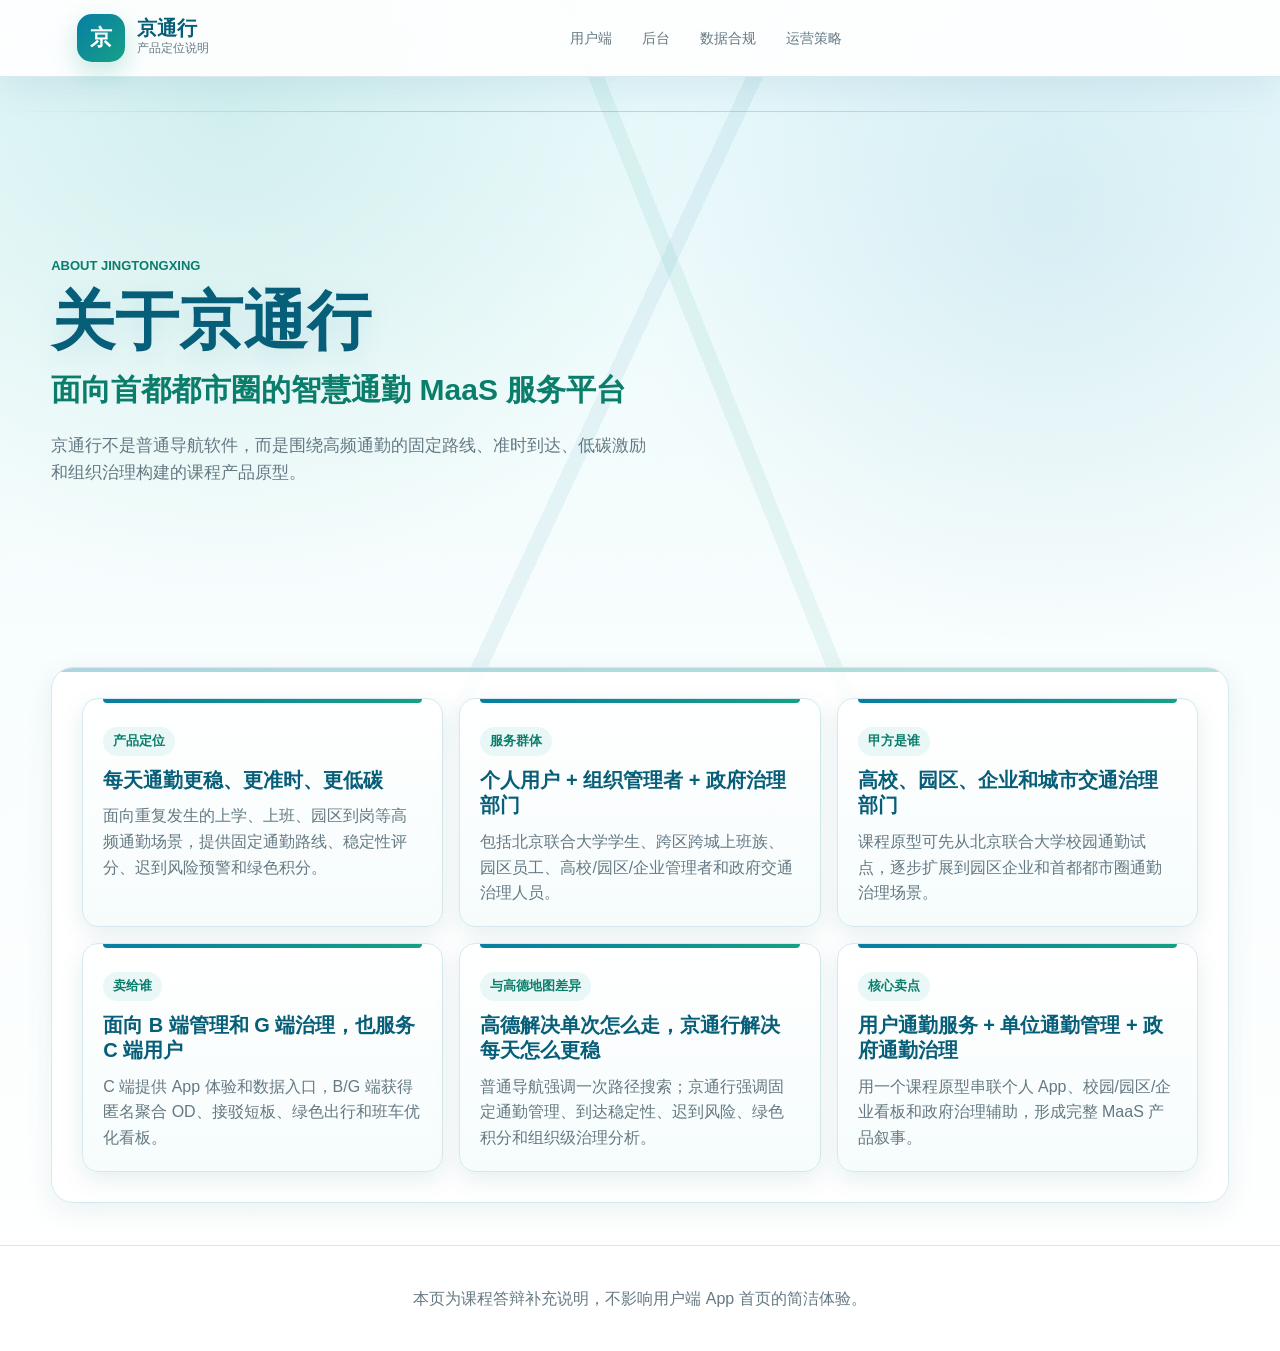
<file: about.html>
<!DOCTYPE html>
<html lang="zh-CN">
<head>
  <meta charset="UTF-8">
  <meta name="viewport" content="width=device-width, initial-scale=1.0">
  <title>关于京通行</title>
  <link rel="stylesheet" href="./css/style.css">
</head>
<body>
  <header class="site-header">
    <a class="brand" href="index.html">
      <span class="brand-mark">京</span>
      <span>
        <strong>京通行</strong>
        <small>产品定位说明</small>
      </span>
    </a>
    <nav class="nav">
      <a href="index.html">用户端</a>
      <a href="admin.html">后台</a>
      <a href="data-policy.html">数据合规</a>
      <a href="operation.html">运营策略</a>
    </nav>
  </header>

  <main>
    <section class="hero compact-hero">
      <div class="hero-content">
        <p class="eyebrow">About JingTongXing</p>
        <h1>关于京通行</h1>
        <p class="hero-subtitle">面向首都都市圈的智慧通勤 MaaS 服务平台</p>
        <p class="hero-text">京通行不是普通导航软件，而是围绕高频通勤的固定路线、准时到达、低碳激励和组织治理构建的课程产品原型。</p>
      </div>
    </section>

    <section class="section">
      <div class="value-grid">
        <article class="value-card">
          <span>产品定位</span>
          <strong>每天通勤更稳、更准时、更低碳</strong>
          <p>面向重复发生的上学、上班、园区到岗等高频通勤场景，提供固定通勤路线、稳定性评分、迟到风险预警和绿色积分。</p>
        </article>
        <article class="value-card">
          <span>服务群体</span>
          <strong>个人用户 + 组织管理者 + 政府治理部门</strong>
          <p>包括北京联合大学学生、跨区跨城上班族、园区员工、高校/园区/企业管理者和政府交通治理人员。</p>
        </article>
        <article class="value-card">
          <span>甲方是谁</span>
          <strong>高校、园区、企业和城市交通治理部门</strong>
          <p>课程原型可先从北京联合大学校园通勤试点，逐步扩展到园区企业和首都都市圈通勤治理场景。</p>
        </article>
        <article class="value-card">
          <span>卖给谁</span>
          <strong>面向 B 端管理和 G 端治理，也服务 C 端用户</strong>
          <p>C 端提供 App 体验和数据入口，B/G 端获得匿名聚合 OD、接驳短板、绿色出行和班车优化看板。</p>
        </article>
        <article class="value-card">
          <span>与高德地图差异</span>
          <strong>高德解决单次怎么走，京通行解决每天怎么更稳</strong>
          <p>普通导航强调一次路径搜索；京通行强调固定通勤管理、到达稳定性、迟到风险、绿色积分和组织级治理分析。</p>
        </article>
        <article class="value-card">
          <span>核心卖点</span>
          <strong>用户通勤服务 + 单位通勤管理 + 政府通勤治理</strong>
          <p>用一个课程原型串联个人 App、校园/园区/企业看板和政府治理辅助，形成完整 MaaS 产品叙事。</p>
        </article>
      </div>
    </section>
  </main>

  <footer class="footer">
    <p>本页为课程答辩补充说明，不影响用户端 App 首页的简洁体验。</p>
  </footer>
</body>
</html>
</file>
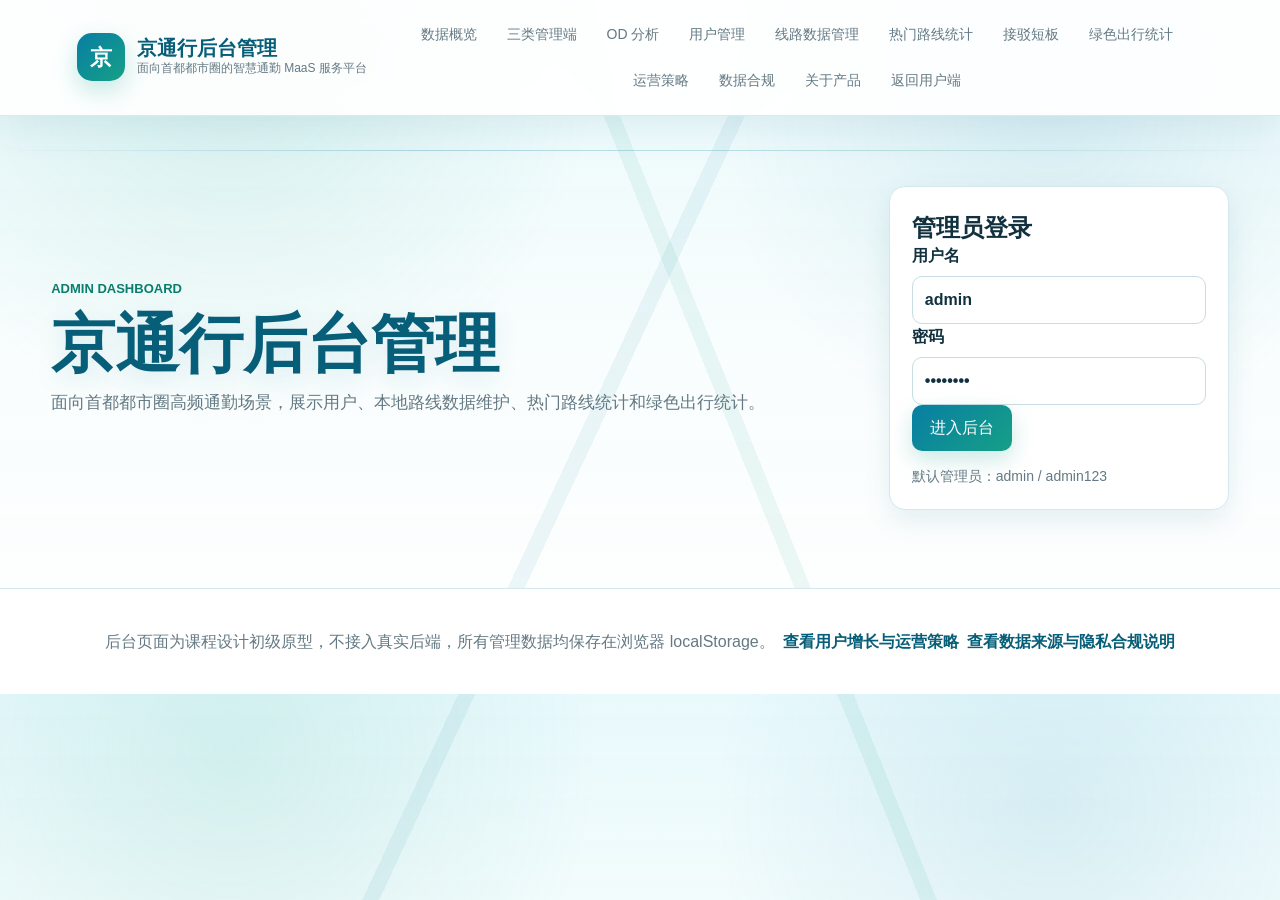
<file: admin.html>
<!DOCTYPE html>
<html lang="zh-CN">
<head>
  <meta charset="UTF-8">
  <meta name="viewport" content="width=device-width, initial-scale=1.0">
  <title>京通行后台管理</title>
  <link rel="stylesheet" href="./css/style.css">
</head>
<body>
  <header class="site-header admin-header">
    <a class="brand" href="index.html">
      <span class="brand-mark">京</span>
      <span>
        <strong>京通行后台管理</strong>
        <small>面向首都都市圈的智慧通勤 MaaS 服务平台</small>
      </span>
    </a>
    <nav class="nav" aria-label="后台导航">
      <a href="#overview">数据概览</a>
      <a href="#roleDashboards">三类管理端</a>
      <a href="#odAnalysis">OD 分析</a>
      <a href="#users">用户管理</a>
      <a href="#routes">线路数据管理</a>
      <a href="#popular">热门路线统计</a>
      <a href="#lastMileAdmin">接驳短板</a>
      <a href="#greenStatsSection">绿色出行统计</a>
      <a href="operation.html">运营策略</a>
      <a href="data-policy.html">数据合规</a>
      <a href="about.html">关于产品</a>
      <a href="index.html">返回用户端</a>
    </nav>
  </header>

  <main>
    <section class="admin-hero">
      <div>
        <p class="eyebrow">Admin Dashboard</p>
        <h1>京通行后台管理</h1>
        <p class="hero-text">
          面向首都都市圈高频通勤场景，展示用户、本地路线数据维护、热门路线统计和绿色出行统计。
        </p>
      </div>

      <article class="login-card" id="adminLoginCard">
        <h2>管理员登录</h2>
        <label>
          用户名
          <input id="adminUsername" type="text" value="admin">
        </label>
        <label>
          密码
          <input id="adminPassword" type="password" value="admin123">
        </label>
        <button class="btn primary" id="adminLoginBtn" type="button">进入后台</button>
        <p class="hint" id="adminMessage">默认管理员：admin / admin123</p>
      </article>
    </section>

    <section class="admin-dashboard hidden" id="adminDashboard">
      <section class="section" id="overview">
        <div class="section-head">
          <div class="section-title">
            <p class="eyebrow">Overview</p>
            <h2>数据概览</h2>
          </div>
          <div class="section-actions">
            <button class="btn primary" id="loadDemoDataBtn" type="button">加载演示数据</button>
            <button class="btn ghost" id="clearDemoAdminDataBtn" type="button">清除演示数据</button>
            <button class="btn secondary" id="refreshAdminBtn" type="button">刷新统计</button>
          </div>
        </div>
        <p class="prototype-tip hidden" id="adminDemoMessage"></p>
        <div class="dashboard-row">
          <article class="metric-card">
            <span>注册用户数</span>
            <strong id="adminUserCount">0</strong>
          </article>
          <article class="metric-card">
            <span>收藏路线数</span>
            <strong id="adminFavoriteCount">0</strong>
          </article>
          <article class="metric-card">
            <span>历史查询次数</span>
            <strong id="adminHistoryCount">0</strong>
          </article>
          <article class="metric-card">
            <span>累计碳减排量</span>
            <strong id="adminCarbonTotal">0.00 kg</strong>
          </article>
        </div>
      </section>

      <section class="section" id="roleDashboards">
        <div class="section-head">
          <div class="section-title">
            <p class="eyebrow">Role Dashboards</p>
            <h2>三类管理端</h2>
          </div>
          <p>用模拟数据展示高校/园区、企业、政府三类角色的通勤管理和治理决策辅助能力。</p>
        </div>

        <div class="admin-tabs" id="adminManagementTabs" role="tablist" aria-label="三类管理端切换">
          <button class="admin-tab active" type="button" data-admin-tab="campus">高校/园区管理端</button>
          <button class="admin-tab" type="button" data-admin-tab="enterprise">企业管理端</button>
          <button class="admin-tab" type="button" data-admin-tab="government">政府治理端</button>
        </div>

        <div class="admin-tab-panel" id="campusDashboardPanel" data-admin-panel="campus">
          <div class="management-grid">
            <article class="panel">
              <div class="section-title">
                <p class="eyebrow">Source</p>
                <h3>学生/员工通勤来源区域</h3>
              </div>
              <div id="campusSourceStats" class="bar-list"></div>
            </article>
            <article class="panel">
              <div class="section-title">
                <p class="eyebrow">Shuttle</p>
                <h3>校园/园区接驳需求</h3>
              </div>
              <div id="campusShuttleDemand" class="data-card-list"></div>
            </article>
            <article class="panel">
              <div class="section-title">
                <p class="eyebrow">Destination</p>
                <h3>热门到达地</h3>
              </div>
              <div id="campusHotDestinations" class="bar-list"></div>
            </article>
            <article class="panel">
              <div class="section-title">
                <p class="eyebrow">Green</p>
                <h3>绿色通勤人数</h3>
              </div>
              <div id="campusGreenUsers" class="data-card-list"></div>
            </article>
            <article class="panel management-wide">
              <div class="section-title">
                <p class="eyebrow">Suggestion</p>
                <h3>建议增设接驳车的站点</h3>
              </div>
              <div id="campusShuttleSuggestions" class="table-wrap"></div>
            </article>
          </div>
        </div>

        <div class="admin-tab-panel hidden" id="enterpriseDashboardPanel" data-admin-panel="enterprise">
          <div class="management-grid">
            <article class="panel">
              <div class="section-title">
                <p class="eyebrow">Corridor</p>
                <h3>员工通勤走廊统计</h3>
              </div>
              <div id="enterpriseCorridorStats" class="bar-list"></div>
            </article>
            <article class="panel">
              <div class="section-title">
                <p class="eyebrow">Bus</p>
                <h3>班车线路优化建议</h3>
              </div>
              <div id="enterpriseShuttleAdvice" class="data-card-list"></div>
            </article>
            <article class="panel">
              <div class="section-title">
                <p class="eyebrow">Parking</p>
                <h3>停车压力分析</h3>
              </div>
              <div id="enterpriseParkingPressure" class="data-card-list"></div>
            </article>
            <article class="panel">
              <div class="section-title">
                <p class="eyebrow">Late Risk</p>
                <h3>迟到风险高发时间段</h3>
              </div>
              <div id="enterpriseLateRiskSlots" class="bar-list"></div>
            </article>
            <article class="panel management-wide">
              <div class="section-title">
                <p class="eyebrow">Ranking</p>
                <h3>企业绿色通勤积分排行</h3>
              </div>
              <div id="enterpriseGreenRank" class="table-wrap"></div>
            </article>
          </div>
        </div>

        <div class="admin-tab-panel hidden" id="governmentDashboardPanel" data-admin-panel="government">
          <div class="management-grid">
            <article class="panel management-wide">
              <div class="section-title">
                <p class="eyebrow">OD</p>
                <h3>首都都市圈热门 OD</h3>
              </div>
              <div id="governmentOdTable" class="table-wrap"></div>
            </article>
            <article class="panel">
              <div class="section-title">
                <p class="eyebrow">Corridor</p>
                <h3>典型通勤走廊热度</h3>
              </div>
              <div id="governmentCorridorBars" class="bar-list"></div>
            </article>
            <article class="panel">
              <div class="section-title">
                <p class="eyebrow">Last Mile</p>
                <h3>接驳短板识别</h3>
              </div>
              <div id="governmentLastMileShortage" class="data-card-list"></div>
            </article>
            <article class="panel">
              <div class="section-title">
                <p class="eyebrow">Green</p>
                <h3>绿色出行总减排</h3>
              </div>
              <div id="governmentGreenImpact" class="data-card-list"></div>
            </article>
            <article class="panel">
              <div class="section-title">
                <p class="eyebrow">Policy</p>
                <h3>政策评估指标</h3>
              </div>
              <div id="governmentPolicyMetrics" class="bar-list"></div>
            </article>
          </div>
        </div>
      </section>

      <section class="section" id="odAnalysis">
        <div class="section-head">
          <div class="section-title">
            <p class="eyebrow">OD Analysis</p>
            <h2>OD 分析与热门通勤走廊</h2>
          </div>
          <p>综合 localStorage 历史查询记录和 data.js 模拟统计数据，识别热门起终点组合与需要治理的通勤走廊。</p>
        </div>
        <div class="management-grid">
          <article class="panel">
            <div class="section-title">
              <p class="eyebrow">Top OD</p>
              <h3>热门 OD Top 5</h3>
            </div>
            <div id="odTopFive" class="bar-list"></div>
          </article>
          <article class="panel">
            <div class="section-title">
              <p class="eyebrow">Corridor Heat</p>
              <h3>典型走廊热度</h3>
            </div>
            <div id="odCorridorChart" class="bar-list"></div>
          </article>
          <article class="panel management-wide">
            <div class="section-title">
              <p class="eyebrow">Governance</p>
              <h3>热门通勤走廊治理分析</h3>
            </div>
            <div id="odCorridorTable" class="table-wrap"></div>
          </article>
        </div>
      </section>

      <section class="section" id="users">
        <div class="section-head">
          <div class="section-title">
            <p class="eyebrow">Users</p>
            <h2>用户管理</h2>
          </div>
          <p>展示浏览器 localStorage 中的注册用户，仅用于课程原型演示。</p>
        </div>
        <div class="table-wrap">
          <table>
            <thead>
              <tr>
                <th>用户ID</th>
                <th>用户名</th>
                <th>角色</th>
                <th>注册时间</th>
              </tr>
            </thead>
            <tbody id="userTable"></tbody>
          </table>
        </div>
      </section>

      <section class="section" id="routes">
        <div class="section-head">
          <div class="section-title">
            <p class="eyebrow">Routes</p>
            <h2>线路数据管理</h2>
          </div>
          <p>新增、编辑、删除结果仅保存到 localStorage，不写回 `data.js`。</p>
        </div>

        <form class="admin-route-form" id="routeForm">
          <input type="hidden" id="routeIdInput">
          <label>
            路线名称
            <input id="routeNameInput" type="text" placeholder="例如 霍营至国贸早高峰通勤线" required>
          </label>
          <label>
            起点
            <input id="routeStartInput" type="text" placeholder="例如 霍营" required>
          </label>
          <label>
            终点
            <input id="routeEndInput" type="text" placeholder="例如 国贸" required>
          </label>
          <label>
            交通方式组合
            <input id="routeModesInput" type="text" placeholder="地铁,公交,步行" required>
          </label>
          <label>
            总用时/分钟
            <input id="routeDurationInput" type="number" min="1" value="45" required>
          </label>
          <label>
            换乘次数
            <input id="routeTransfersInput" type="number" min="0" value="1" required>
          </label>
          <label>
            费用/元
            <input id="routeCostInput" type="number" min="0" step="0.5" value="6" required>
          </label>
          <label>
            碳排放/kg
            <input id="routeCarbonInput" type="number" min="0" step="0.01" value="0.80" required>
          </label>
          <label>
            实时状态
            <select id="routeStatusInput">
              <option value="畅通">畅通</option>
              <option value="拥挤">拥挤</option>
              <option value="延误">延误</option>
              <option value="停运">停运</option>
            </select>
          </label>
          <div class="admin-form-actions">
            <button class="btn primary" id="saveRouteBtn" type="submit">保存路线</button>
            <button class="btn ghost" id="resetRouteFormBtn" type="button">清空表单</button>
            <button class="btn secondary" id="resetRoutesBtn" type="button">恢复初始路线</button>
          </div>
        </form>

        <div class="table-wrap admin-table-wrap">
          <table>
            <thead>
              <tr>
                <th>路线名称</th>
                <th>起点</th>
                <th>终点</th>
                <th>方式</th>
                <th>用时</th>
                <th>换乘</th>
                <th>费用</th>
                <th>状态</th>
                <th>操作</th>
              </tr>
            </thead>
            <tbody id="routeTable"></tbody>
          </table>
        </div>
      </section>

      <section class="section two-column">
        <article class="panel" id="popular">
          <div class="section-title">
            <p class="eyebrow">Popular</p>
            <h2>热门路线统计</h2>
          </div>
          <div id="popularRoutes" class="record-list"></div>
        </article>

        <article class="panel" id="greenStatsSection">
          <div class="section-title">
            <p class="eyebrow">Green</p>
            <h2>绿色积分统计</h2>
          </div>
          <div id="greenStats" class="record-list"></div>
        </article>

        <article class="panel" id="lastMileAdmin">
          <div class="section-title">
            <p class="eyebrow">Last Mile</p>
            <h2>接驳短板站点</h2>
          </div>
          <div id="lastMileWeaknessList" class="record-list"></div>
        </article>
      </section>
    </section>
  </main>

  <footer class="footer">
    <p>后台页面为课程设计初级原型，不接入真实后端，所有管理数据均保存在浏览器 localStorage。<a href="operation.html">查看用户增长与运营策略</a><a href="data-policy.html">查看数据来源与隐私合规说明</a></p>
  </footer>

  <script src="./js/data.js"></script>
  <script src="./js/storage.js"></script>
  <script src="./js/routePlanner.js"></script>
  <script src="./js/admin.js"></script>
</body>
</html>
</file>
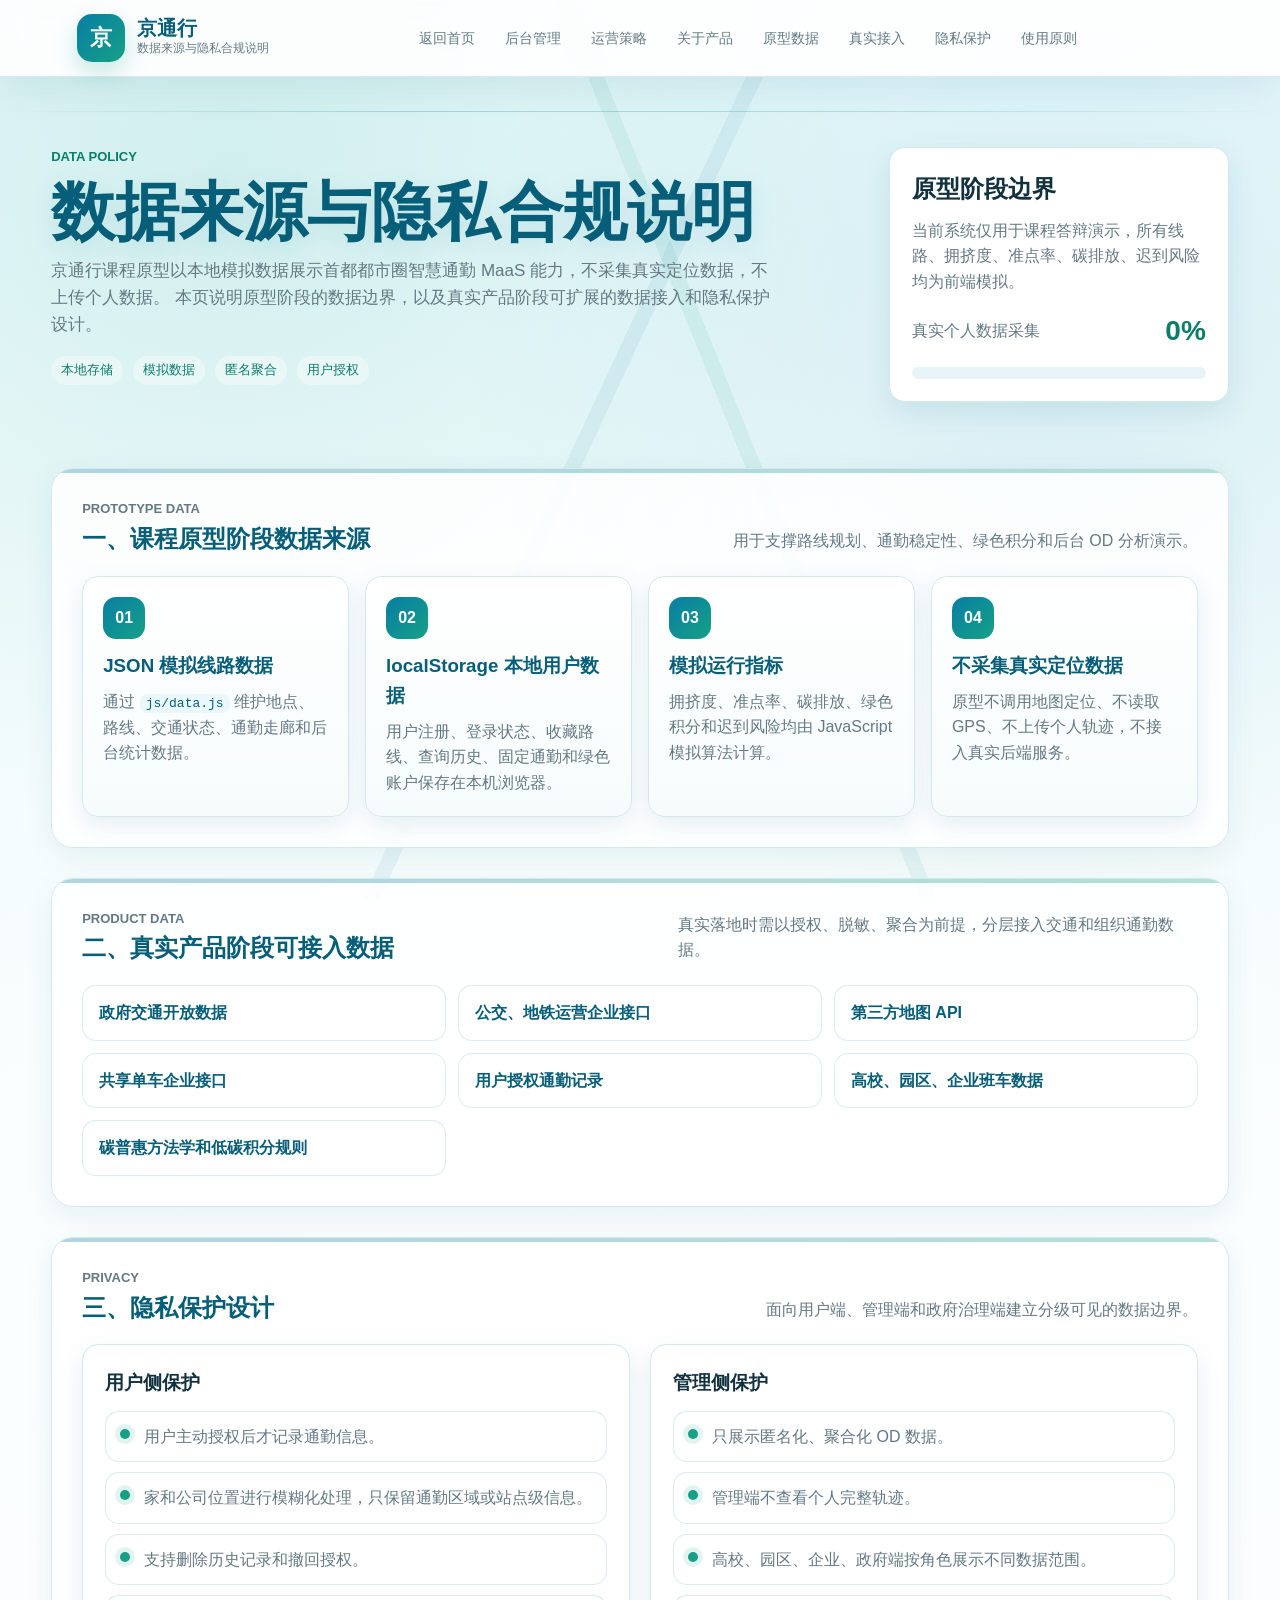
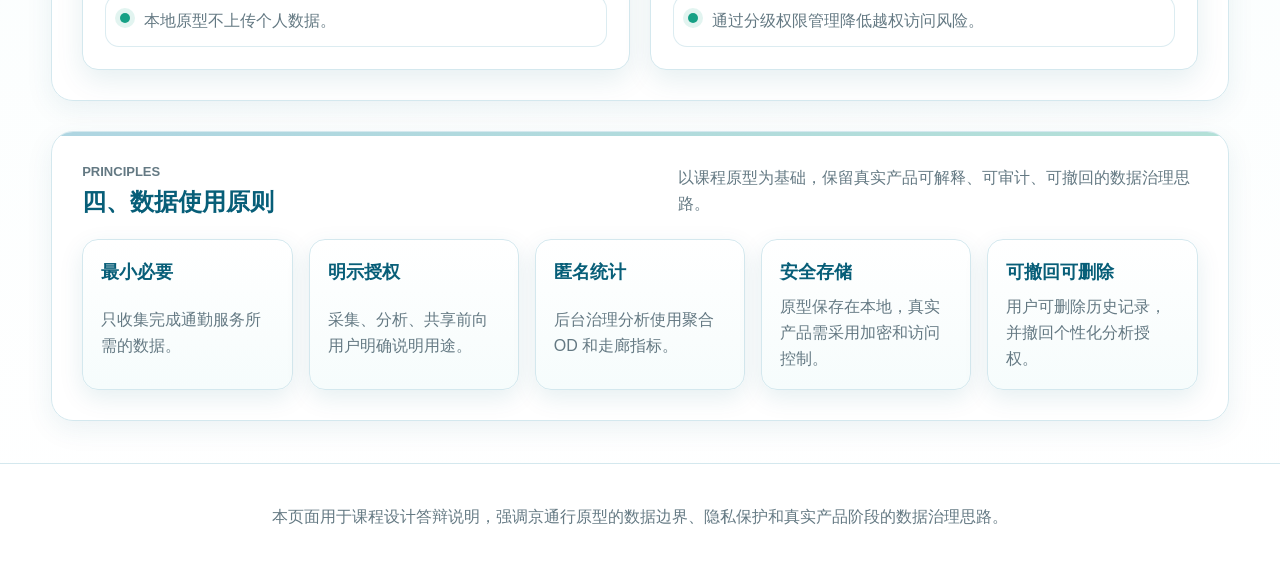
<file: data-policy.html>
<!DOCTYPE html>
<html lang="zh-CN">
<head>
  <meta charset="UTF-8">
  <meta name="viewport" content="width=device-width, initial-scale=1.0">
  <title>京通行数据来源与隐私合规说明</title>
  <link rel="stylesheet" href="./css/style.css">
</head>
<body>
  <header class="site-header admin-header">
    <a class="brand" href="index.html" aria-label="京通行">
      <span class="brand-mark">京</span>
      <span>
        <strong>京通行</strong>
        <small>数据来源与隐私合规说明</small>
      </span>
    </a>
    <nav class="nav" aria-label="数据合规页导航">
      <a href="index.html">返回首页</a>
      <a href="admin.html">后台管理</a>
      <a href="operation.html">运营策略</a>
      <a href="about.html">关于产品</a>
      <a href="#prototypeData">原型数据</a>
      <a href="#productData">真实接入</a>
      <a href="#privacy">隐私保护</a>
      <a href="#principles">使用原则</a>
    </nav>
  </header>

  <main>
    <section class="admin-hero policy-hero">
      <div>
        <p class="eyebrow">Data Policy</p>
        <h1>数据来源与隐私合规说明</h1>
        <p class="hero-text">
          京通行课程原型以本地模拟数据展示首都都市圈智慧通勤 MaaS 能力，不采集真实定位数据，不上传个人数据。
          本页说明原型阶段的数据边界，以及真实产品阶段可扩展的数据接入和隐私保护设计。
        </p>
        <div class="policy-badges" aria-label="数据合规关键词">
          <span class="tag">本地存储</span>
          <span class="tag">模拟数据</span>
          <span class="tag">匿名聚合</span>
          <span class="tag">用户授权</span>
        </div>
      </div>

      <article class="login-card policy-summary-card">
        <h2>原型阶段边界</h2>
        <p>当前系统仅用于课程答辩演示，所有线路、拥挤度、准点率、碳排放、迟到风险均为前端模拟。</p>
        <div class="policy-meter">
          <span>真实个人数据采集</span>
          <strong>0%</strong>
        </div>
        <div class="policy-meter-bar" aria-hidden="true"><span></span></div>
      </article>
    </section>

    <section class="section" id="prototypeData">
      <div class="section-head">
        <div class="section-title">
          <p class="eyebrow">Prototype Data</p>
          <h2>一、课程原型阶段数据来源</h2>
        </div>
        <p>用于支撑路线规划、通勤稳定性、绿色积分和后台 OD 分析演示。</p>
      </div>
      <div class="policy-grid">
        <article class="policy-card">
          <span class="policy-icon">01</span>
          <h3>JSON 模拟线路数据</h3>
          <p>通过 <code>js/data.js</code> 维护地点、路线、交通状态、通勤走廊和后台统计数据。</p>
        </article>
        <article class="policy-card">
          <span class="policy-icon">02</span>
          <h3>localStorage 本地用户数据</h3>
          <p>用户注册、登录状态、收藏路线、查询历史、固定通勤和绿色账户保存在本机浏览器。</p>
        </article>
        <article class="policy-card">
          <span class="policy-icon">03</span>
          <h3>模拟运行指标</h3>
          <p>拥挤度、准点率、碳排放、绿色积分和迟到风险均由 JavaScript 模拟算法计算。</p>
        </article>
        <article class="policy-card highlight-card">
          <span class="policy-icon">04</span>
          <h3>不采集真实定位数据</h3>
          <p>原型不调用地图定位、不读取 GPS、不上传个人轨迹，不接入真实后端服务。</p>
        </article>
      </div>
    </section>

    <section class="section" id="productData">
      <div class="section-head">
        <div class="section-title">
          <p class="eyebrow">Product Data</p>
          <h2>二、真实产品阶段可接入数据</h2>
        </div>
        <p>真实落地时需以授权、脱敏、聚合为前提，分层接入交通和组织通勤数据。</p>
      </div>
      <div class="policy-source-list">
        <div>政府交通开放数据</div>
        <div>公交、地铁运营企业接口</div>
        <div>第三方地图 API</div>
        <div>共享单车企业接口</div>
        <div>用户授权通勤记录</div>
        <div>高校、园区、企业班车数据</div>
        <div>碳普惠方法学和低碳积分规则</div>
      </div>
    </section>

    <section class="section" id="privacy">
      <div class="section-head">
        <div class="section-title">
          <p class="eyebrow">Privacy</p>
          <h2>三、隐私保护设计</h2>
        </div>
        <p>面向用户端、管理端和政府治理端建立分级可见的数据边界。</p>
      </div>
      <div class="two-column">
        <article class="panel">
          <h3>用户侧保护</h3>
          <ul class="policy-check-list">
            <li>用户主动授权后才记录通勤信息。</li>
            <li>家和公司位置进行模糊化处理，只保留通勤区域或站点级信息。</li>
            <li>支持删除历史记录和撤回授权。</li>
            <li>本地原型不上传个人数据。</li>
          </ul>
        </article>
        <article class="panel">
          <h3>管理侧保护</h3>
          <ul class="policy-check-list">
            <li>只展示匿名化、聚合化 OD 数据。</li>
            <li>管理端不查看个人完整轨迹。</li>
            <li>高校、园区、企业、政府端按角色展示不同数据范围。</li>
            <li>通过分级权限管理降低越权访问风险。</li>
          </ul>
        </article>
      </div>
    </section>

    <section class="section" id="principles">
      <div class="section-head">
        <div class="section-title">
          <p class="eyebrow">Principles</p>
          <h2>四、数据使用原则</h2>
        </div>
        <p>以课程原型为基础，保留真实产品可解释、可审计、可撤回的数据治理思路。</p>
      </div>
      <div class="principle-grid">
        <article class="principle-card">
          <strong>最小必要</strong>
          <span>只收集完成通勤服务所需的数据。</span>
        </article>
        <article class="principle-card">
          <strong>明示授权</strong>
          <span>采集、分析、共享前向用户明确说明用途。</span>
        </article>
        <article class="principle-card">
          <strong>匿名统计</strong>
          <span>后台治理分析使用聚合 OD 和走廊指标。</span>
        </article>
        <article class="principle-card">
          <strong>安全存储</strong>
          <span>原型保存在本地，真实产品需采用加密和访问控制。</span>
        </article>
        <article class="principle-card">
          <strong>可撤回可删除</strong>
          <span>用户可删除历史记录，并撤回个性化分析授权。</span>
        </article>
      </div>
    </section>
  </main>

  <footer class="footer">
    <p>本页面用于课程设计答辩说明，强调京通行原型的数据边界、隐私保护和真实产品阶段的数据治理思路。</p>
  </footer>
</body>
</html>
</file>
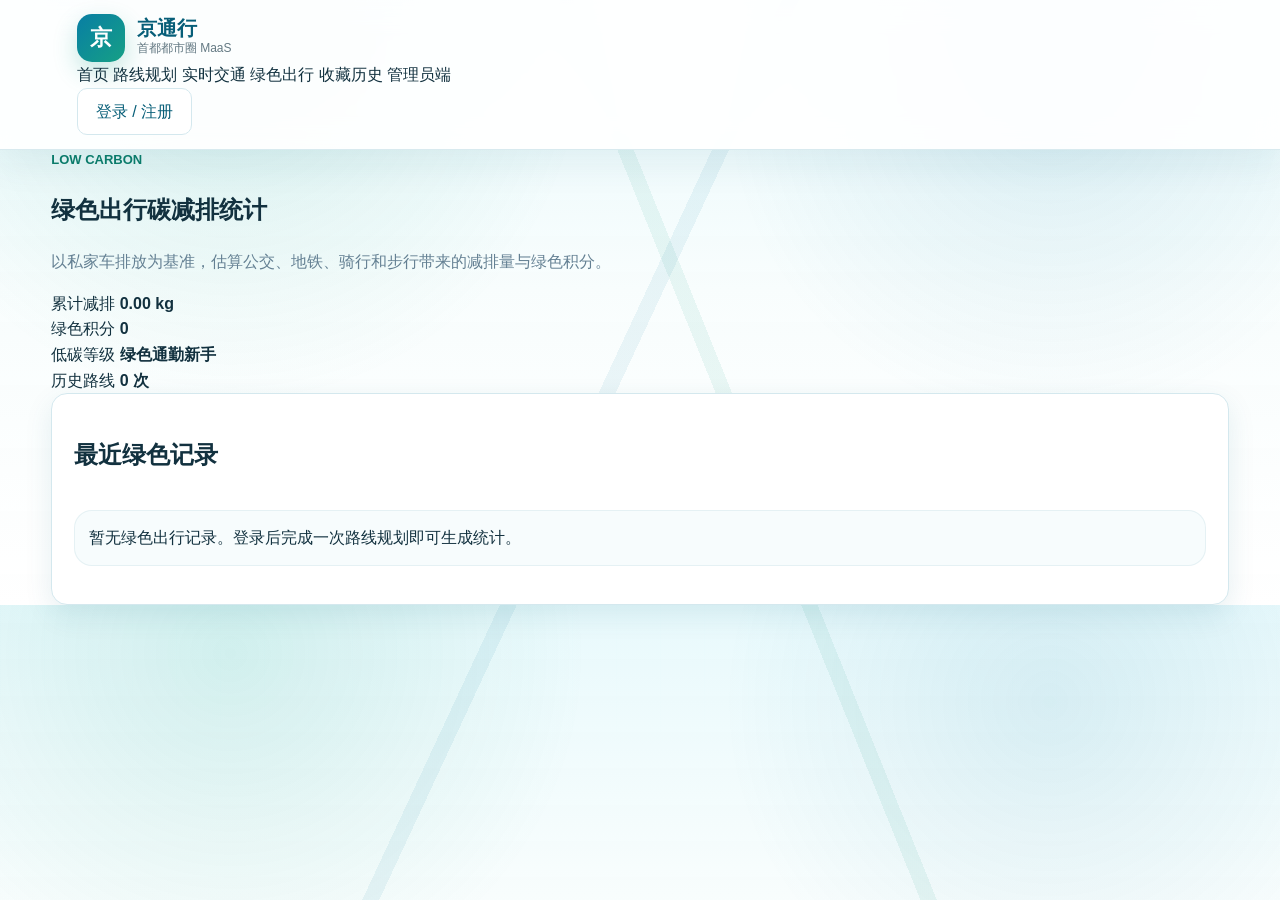
<file: green.html>
<!DOCTYPE html>
<html lang="zh-CN">
<head>
  <meta charset="UTF-8">
  <meta name="viewport" content="width=device-width, initial-scale=1.0">
  <title>绿色出行 - 京通行</title>
  <link rel="stylesheet" href="./css/style.css">
</head>
<body data-page="green">
  <header class="site-header">
    <nav class="nav-shell">
      <a class="brand" href="index.html">
        <span class="brand-mark">京</span>
        <span><strong>京通行</strong><small>首都都市圈 MaaS</small></span>
      </a>
      <div class="nav-links">
        <a href="index.html">首页</a>
        <a href="plan.html">路线规划</a>
        <a href="traffic.html">实时交通</a>
        <a class="active" href="green.html">绿色出行</a>
        <a href="history.html">收藏历史</a>
        <a href="admin.html">管理员端</a>
      </div>
      <div class="nav-actions" id="navUser"></div>
    </nav>
  </header>

  <main class="page-main">
    <section class="section-heading">
      <p class="eyebrow">Low Carbon</p>
      <h1>绿色出行碳减排统计</h1>
      <p class="muted">以私家车排放为基准，估算公交、地铁、骑行和步行带来的减排量与绿色积分。</p>
    </section>

    <section class="stat-grid">
      <article class="stat-card">
        <span>累计减排</span>
        <strong id="totalCarbon">0.00 kg</strong>
      </article>
      <article class="stat-card">
        <span>绿色积分</span>
        <strong id="greenScore">0</strong>
      </article>
      <article class="stat-card">
        <span>低碳等级</span>
        <strong id="greenLevel">绿色通勤新手</strong>
      </article>
      <article class="stat-card">
        <span>历史路线</span>
        <strong id="greenTripCount">0 次</strong>
      </article>
    </section>

    <section class="panel">
      <h2>最近绿色记录</h2>
      <div class="record-list" id="greenRecords"></div>
    </section>
  </main>

  <script src="./js/data.js"></script>
  <script src="./js/storage.js"></script>
  <script src="./js/auth.js"></script>
  <script src="./js/carbon.js"></script>
  <script src="./js/green.js"></script>
  <script src="./js/main.js"></script>
</body>
</html>
</file>
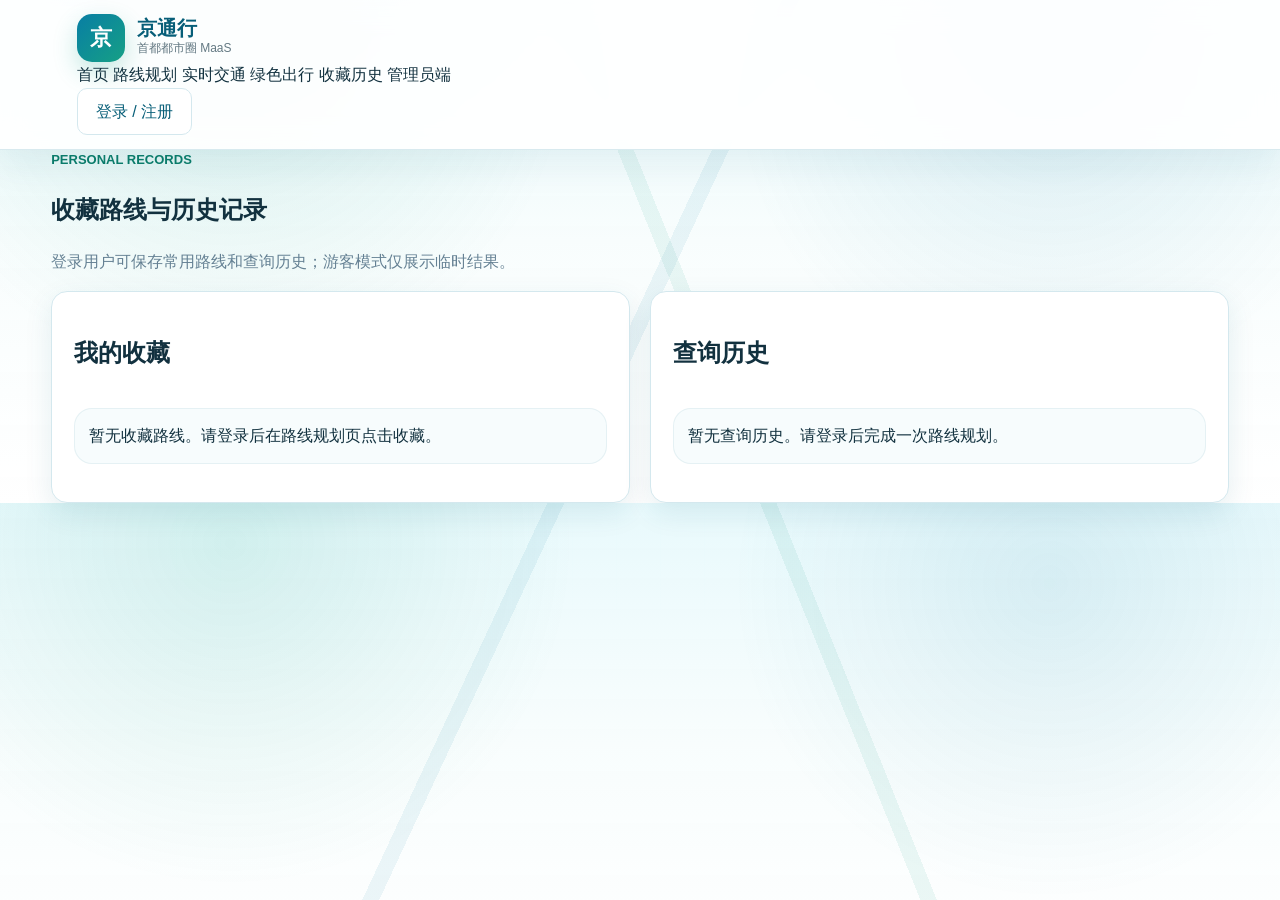
<file: history.html>
<!DOCTYPE html>
<html lang="zh-CN">
<head>
  <meta charset="UTF-8">
  <meta name="viewport" content="width=device-width, initial-scale=1.0">
  <title>收藏历史 - 京通行</title>
  <link rel="stylesheet" href="./css/style.css">
</head>
<body data-page="history">
  <header class="site-header">
    <nav class="nav-shell">
      <a class="brand" href="index.html">
        <span class="brand-mark">京</span>
        <span><strong>京通行</strong><small>首都都市圈 MaaS</small></span>
      </a>
      <div class="nav-links">
        <a href="index.html">首页</a>
        <a href="plan.html">路线规划</a>
        <a href="traffic.html">实时交通</a>
        <a href="green.html">绿色出行</a>
        <a class="active" href="history.html">收藏历史</a>
        <a href="admin.html">管理员端</a>
      </div>
      <div class="nav-actions" id="navUser"></div>
    </nav>
  </header>

  <main class="page-main">
    <section class="section-heading">
      <p class="eyebrow">Personal Records</p>
      <h1>收藏路线与历史记录</h1>
      <p class="muted">登录用户可保存常用路线和查询历史；游客模式仅展示临时结果。</p>
    </section>

    <section class="two-column">
      <div class="panel">
        <h2>我的收藏</h2>
        <div class="record-list" id="favoriteList"></div>
      </div>
      <div class="panel">
        <h2>查询历史</h2>
        <div class="record-list" id="historyList"></div>
      </div>
    </section>
  </main>

  <script src="./js/data.js"></script>
  <script src="./js/storage.js"></script>
  <script src="./js/auth.js"></script>
  <script src="./js/history.js"></script>
  <script src="./js/main.js"></script>
</body>
</html>
</file>
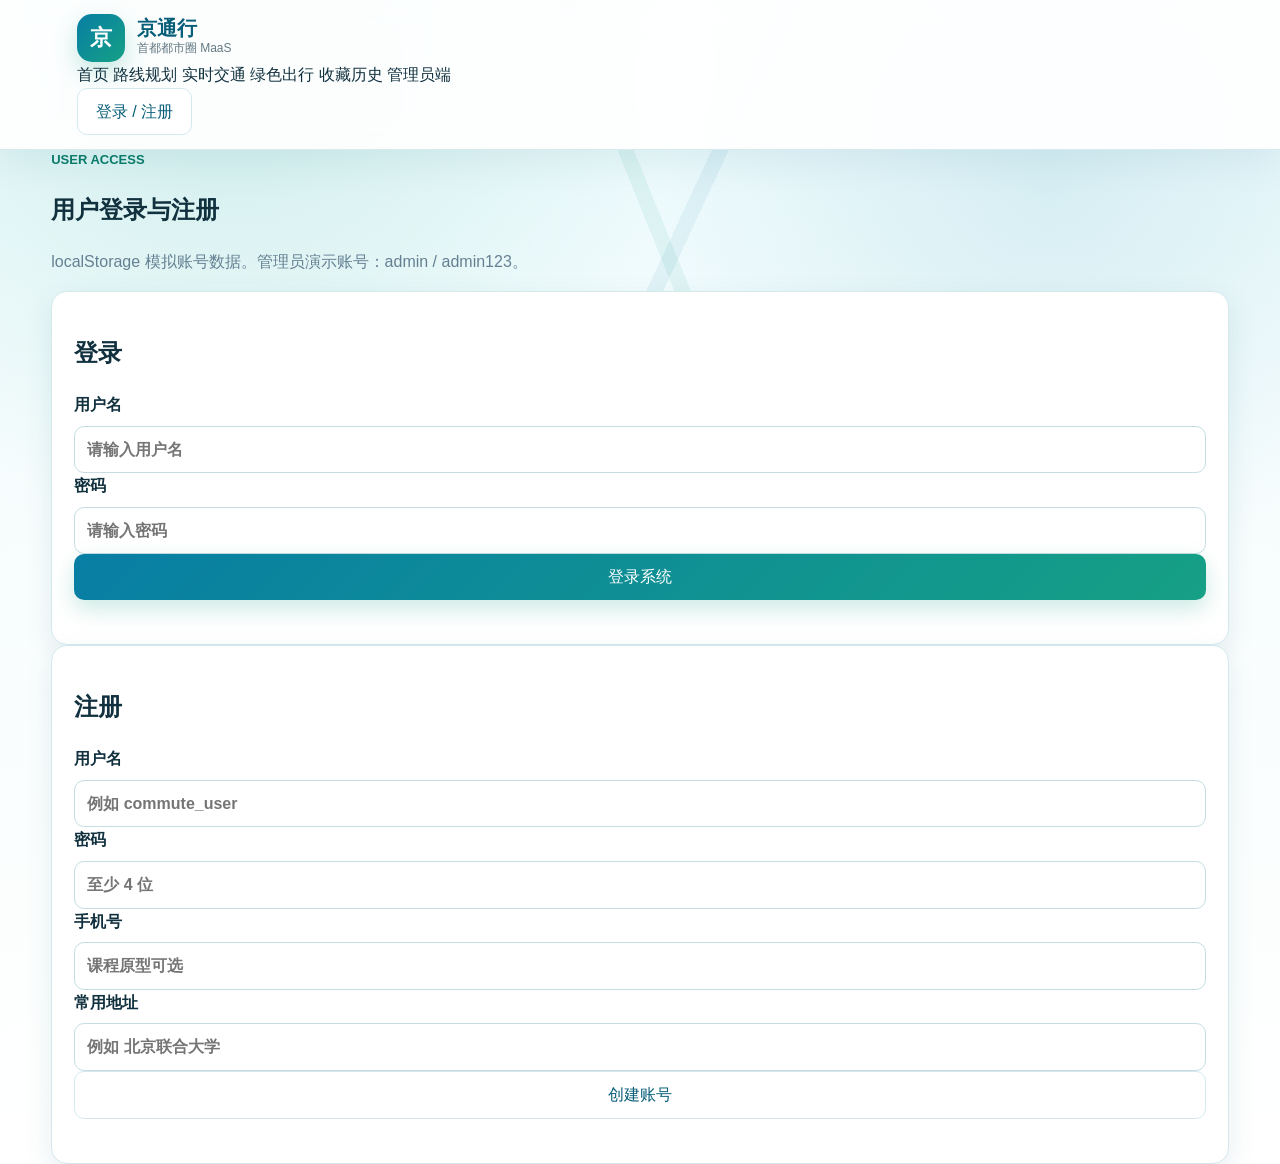
<file: login.html>
<!DOCTYPE html>
<html lang="zh-CN">
<head>
  <meta charset="UTF-8">
  <meta name="viewport" content="width=device-width, initial-scale=1.0">
  <title>登录注册 - 京通行</title>
  <link rel="stylesheet" href="./css/style.css">
</head>
<body data-page="login">
  <header class="site-header">
    <nav class="nav-shell">
      <a class="brand" href="index.html">
        <span class="brand-mark">京</span>
        <span><strong>京通行</strong><small>首都都市圈 MaaS</small></span>
      </a>
      <div class="nav-links">
        <a href="index.html">首页</a>
        <a href="plan.html">路线规划</a>
        <a href="traffic.html">实时交通</a>
        <a href="green.html">绿色出行</a>
        <a href="history.html">收藏历史</a>
        <a href="admin.html">管理员端</a>
      </div>
      <div class="nav-actions" id="navUser"></div>
    </nav>
  </header>

  <main class="page-main narrow">
    <section class="section-heading center">
      <p class="eyebrow">User Access</p>
      <h1>用户登录与注册</h1>
      <p class="muted">localStorage 模拟账号数据。管理员演示账号：admin / admin123。</p>
    </section>

    <section class="auth-grid">
      <form class="panel" id="loginForm">
        <h2>登录</h2>
        <label>
          用户名
          <input type="text" id="loginUsername" placeholder="请输入用户名">
        </label>
        <label>
          密码
          <input type="password" id="loginPassword" placeholder="请输入密码">
        </label>
        <button class="btn primary full" type="submit">登录系统</button>
        <p class="form-message" id="loginMessage"></p>
      </form>

      <form class="panel" id="registerForm">
        <h2>注册</h2>
        <label>
          用户名
          <input type="text" id="registerUsername" placeholder="例如 commute_user">
        </label>
        <label>
          密码
          <input type="password" id="registerPassword" placeholder="至少 4 位">
        </label>
        <label>
          手机号
          <input type="text" id="registerPhone" placeholder="课程原型可选">
        </label>
        <label>
          常用地址
          <input type="text" id="registerAddress" placeholder="例如 北京联合大学">
        </label>
        <button class="btn ghost full" type="submit">创建账号</button>
        <p class="form-message" id="registerMessage"></p>
      </form>
    </section>
  </main>

  <script src="./js/data.js"></script>
  <script src="./js/storage.js"></script>
  <script src="./js/auth.js"></script>
  <script src="./js/login.js"></script>
  <script src="./js/main.js"></script>
</body>
</html>
</file>
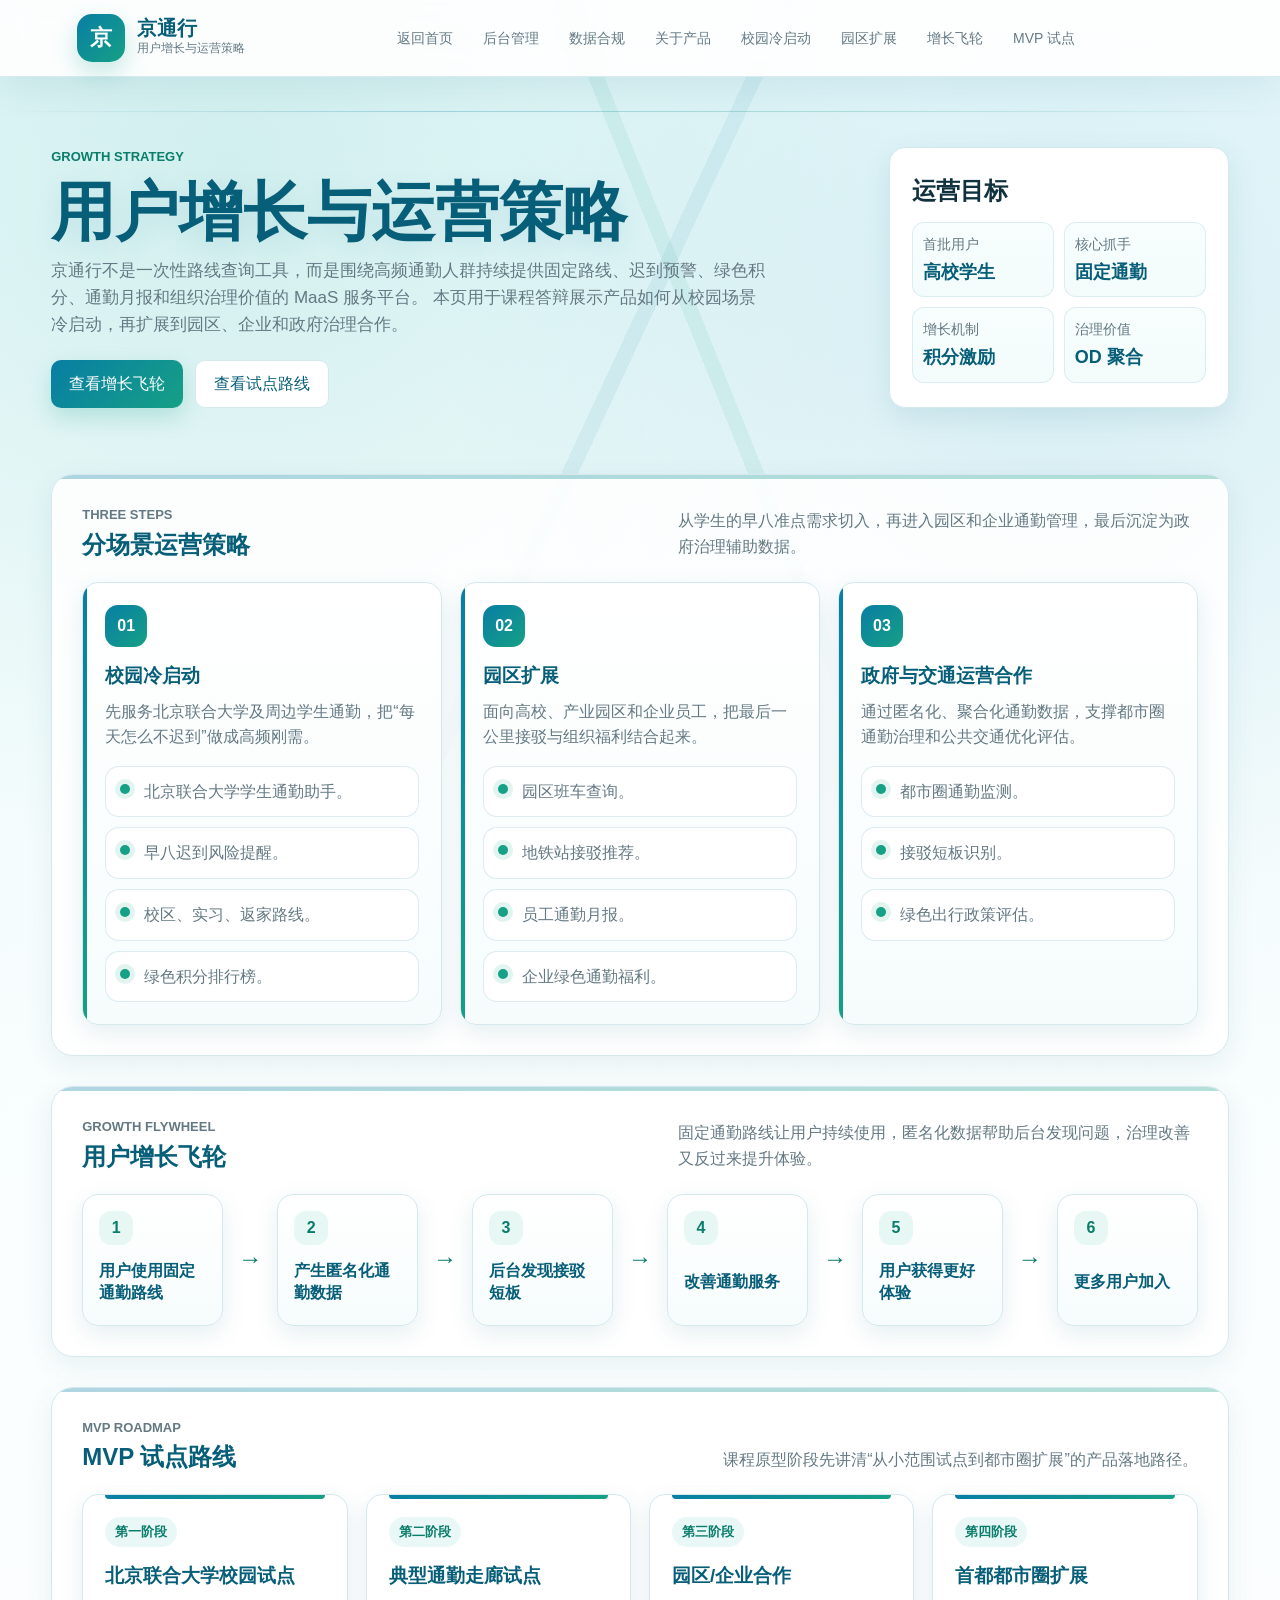
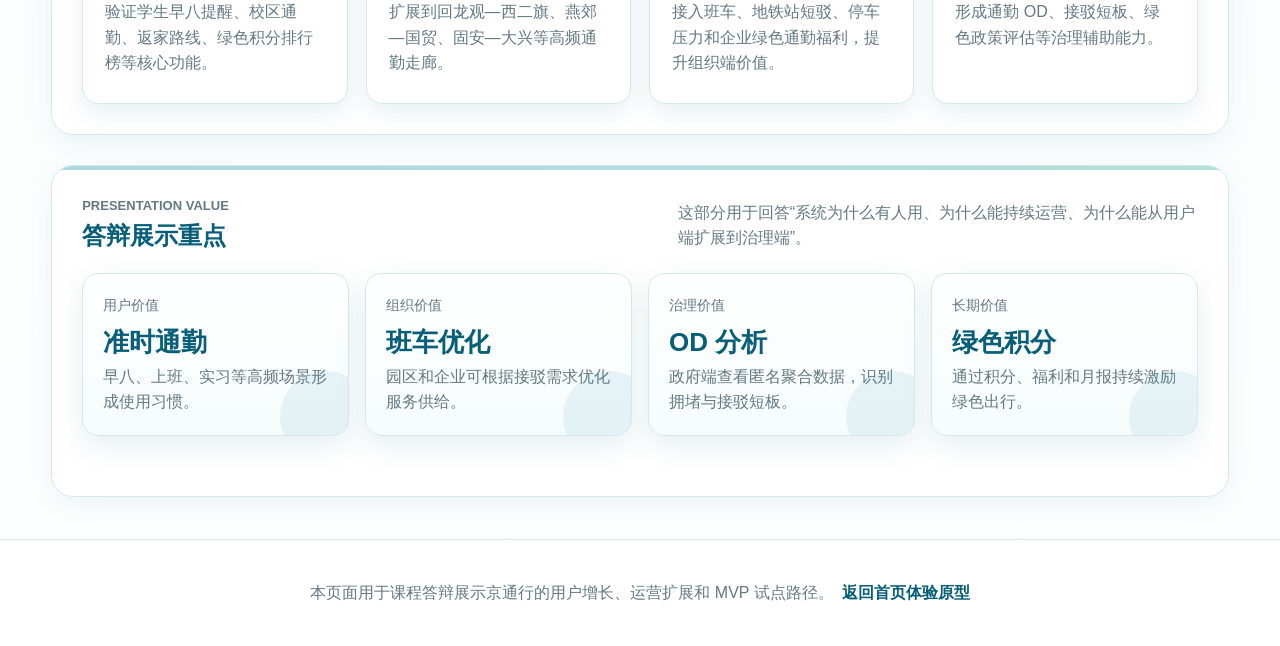
<file: operation.html>
<!DOCTYPE html>
<html lang="zh-CN">
<head>
  <meta charset="UTF-8">
  <meta name="viewport" content="width=device-width, initial-scale=1.0">
  <title>京通行用户增长与运营策略</title>
  <link rel="stylesheet" href="./css/style.css">
</head>
<body>
  <header class="site-header admin-header">
    <a class="brand" href="index.html" aria-label="京通行">
      <span class="brand-mark">京</span>
      <span>
        <strong>京通行</strong>
        <small>用户增长与运营策略</small>
      </span>
    </a>
    <nav class="nav" aria-label="运营策略页导航">
      <a href="index.html">返回首页</a>
      <a href="admin.html">后台管理</a>
      <a href="data-policy.html">数据合规</a>
      <a href="about.html">关于产品</a>
      <a href="#campus">校园冷启动</a>
      <a href="#park">园区扩展</a>
      <a href="#flywheel">增长飞轮</a>
      <a href="#mvp">MVP 试点</a>
    </nav>
  </header>

  <main>
    <section class="admin-hero operation-hero">
      <div>
        <p class="eyebrow">Growth Strategy</p>
        <h1>用户增长与运营策略</h1>
        <p class="hero-text">
          京通行不是一次性路线查询工具，而是围绕高频通勤人群持续提供固定路线、迟到预警、绿色积分、通勤月报和组织治理价值的 MaaS 服务平台。
          本页用于课程答辩展示产品如何从校园场景冷启动，再扩展到园区、企业和政府治理合作。
        </p>
        <div class="operation-hero-actions">
          <a class="btn primary" href="#flywheel">查看增长飞轮</a>
          <a class="btn ghost" href="#mvp">查看试点路线</a>
        </div>
      </div>

      <article class="login-card operation-summary-card">
        <h2>运营目标</h2>
        <div class="route-stats">
          <div class="stat-item">
            <span>首批用户</span>
            <strong>高校学生</strong>
          </div>
          <div class="stat-item">
            <span>核心抓手</span>
            <strong>固定通勤</strong>
          </div>
          <div class="stat-item">
            <span>增长机制</span>
            <strong>积分激励</strong>
          </div>
          <div class="stat-item">
            <span>治理价值</span>
            <strong>OD 聚合</strong>
          </div>
        </div>
      </article>
    </section>

    <section class="section">
      <div class="section-head">
        <div class="section-title">
          <p class="eyebrow">Three Steps</p>
          <h2>分场景运营策略</h2>
        </div>
        <p>从学生的早八准点需求切入，再进入园区和企业通勤管理，最后沉淀为政府治理辅助数据。</p>
      </div>

      <div class="operation-strategy-grid">
        <article class="operation-card" id="campus">
          <span class="operation-stage">01</span>
          <h3>校园冷启动</h3>
          <p>先服务北京联合大学及周边学生通勤，把“每天怎么不迟到”做成高频刚需。</p>
          <ul class="policy-check-list">
            <li>北京联合大学学生通勤助手。</li>
            <li>早八迟到风险提醒。</li>
            <li>校区、实习、返家路线。</li>
            <li>绿色积分排行榜。</li>
          </ul>
        </article>

        <article class="operation-card" id="park">
          <span class="operation-stage">02</span>
          <h3>园区扩展</h3>
          <p>面向高校、产业园区和企业员工，把最后一公里接驳与组织福利结合起来。</p>
          <ul class="policy-check-list">
            <li>园区班车查询。</li>
            <li>地铁站接驳推荐。</li>
            <li>员工通勤月报。</li>
            <li>企业绿色通勤福利。</li>
          </ul>
        </article>

        <article class="operation-card">
          <span class="operation-stage">03</span>
          <h3>政府与交通运营合作</h3>
          <p>通过匿名化、聚合化通勤数据，支撑都市圈通勤治理和公共交通优化评估。</p>
          <ul class="policy-check-list">
            <li>都市圈通勤监测。</li>
            <li>接驳短板识别。</li>
            <li>绿色出行政策评估。</li>
          </ul>
        </article>
      </div>
    </section>

    <section class="section" id="flywheel">
      <div class="section-head">
        <div class="section-title">
          <p class="eyebrow">Growth Flywheel</p>
          <h2>用户增长飞轮</h2>
        </div>
        <p>固定通勤路线让用户持续使用，匿名化数据帮助后台发现问题，治理改善又反过来提升体验。</p>
      </div>

      <div class="flywheel">
        <div class="flywheel-step">
          <span>1</span>
          <strong>用户使用固定通勤路线</strong>
        </div>
        <div class="flywheel-arrow">→</div>
        <div class="flywheel-step">
          <span>2</span>
          <strong>产生匿名化通勤数据</strong>
        </div>
        <div class="flywheel-arrow">→</div>
        <div class="flywheel-step">
          <span>3</span>
          <strong>后台发现接驳短板</strong>
        </div>
        <div class="flywheel-arrow">→</div>
        <div class="flywheel-step">
          <span>4</span>
          <strong>改善通勤服务</strong>
        </div>
        <div class="flywheel-arrow">→</div>
        <div class="flywheel-step">
          <span>5</span>
          <strong>用户获得更好体验</strong>
        </div>
        <div class="flywheel-arrow">→</div>
        <div class="flywheel-step">
          <span>6</span>
          <strong>更多用户加入</strong>
        </div>
      </div>
    </section>

    <section class="section" id="mvp">
      <div class="section-head">
        <div class="section-title">
          <p class="eyebrow">MVP Roadmap</p>
          <h2>MVP 试点路线</h2>
        </div>
        <p>课程原型阶段先讲清“从小范围试点到都市圈扩展”的产品落地路径。</p>
      </div>

      <div class="operation-timeline">
        <article class="timeline-item">
          <span>第一阶段</span>
          <h3>北京联合大学校园试点</h3>
          <p>验证学生早八提醒、校区通勤、返家路线、绿色积分排行榜等核心功能。</p>
        </article>
        <article class="timeline-item">
          <span>第二阶段</span>
          <h3>典型通勤走廊试点</h3>
          <p>扩展到回龙观—西二旗、燕郊—国贸、固安—大兴等高频通勤走廊。</p>
        </article>
        <article class="timeline-item">
          <span>第三阶段</span>
          <h3>园区/企业合作</h3>
          <p>接入班车、地铁站短驳、停车压力和企业绿色通勤福利，提升组织端价值。</p>
        </article>
        <article class="timeline-item">
          <span>第四阶段</span>
          <h3>首都都市圈扩展</h3>
          <p>形成通勤 OD、接驳短板、绿色政策评估等治理辅助能力。</p>
        </article>
      </div>
    </section>

    <section class="section">
      <div class="section-head">
        <div class="section-title">
          <p class="eyebrow">Presentation Value</p>
          <h2>答辩展示重点</h2>
        </div>
        <p>这部分用于回答“系统为什么有人用、为什么能持续运营、为什么能从用户端扩展到治理端”。</p>
      </div>
      <div class="summary-grid">
        <article class="metric-card">
          <span>用户价值</span>
          <strong>准时通勤</strong>
          <p>早八、上班、实习等高频场景形成使用习惯。</p>
        </article>
        <article class="metric-card">
          <span>组织价值</span>
          <strong>班车优化</strong>
          <p>园区和企业可根据接驳需求优化服务供给。</p>
        </article>
        <article class="metric-card">
          <span>治理价值</span>
          <strong>OD 分析</strong>
          <p>政府端查看匿名聚合数据，识别拥堵与接驳短板。</p>
        </article>
        <article class="metric-card">
          <span>长期价值</span>
          <strong>绿色积分</strong>
          <p>通过积分、福利和月报持续激励绿色出行。</p>
        </article>
      </div>
    </section>
  </main>

  <footer class="footer">
    <p>本页面用于课程答辩展示京通行的用户增长、运营扩展和 MVP 试点路径。<a href="index.html">返回首页体验原型</a></p>
  </footer>
</body>
</html>
</file>
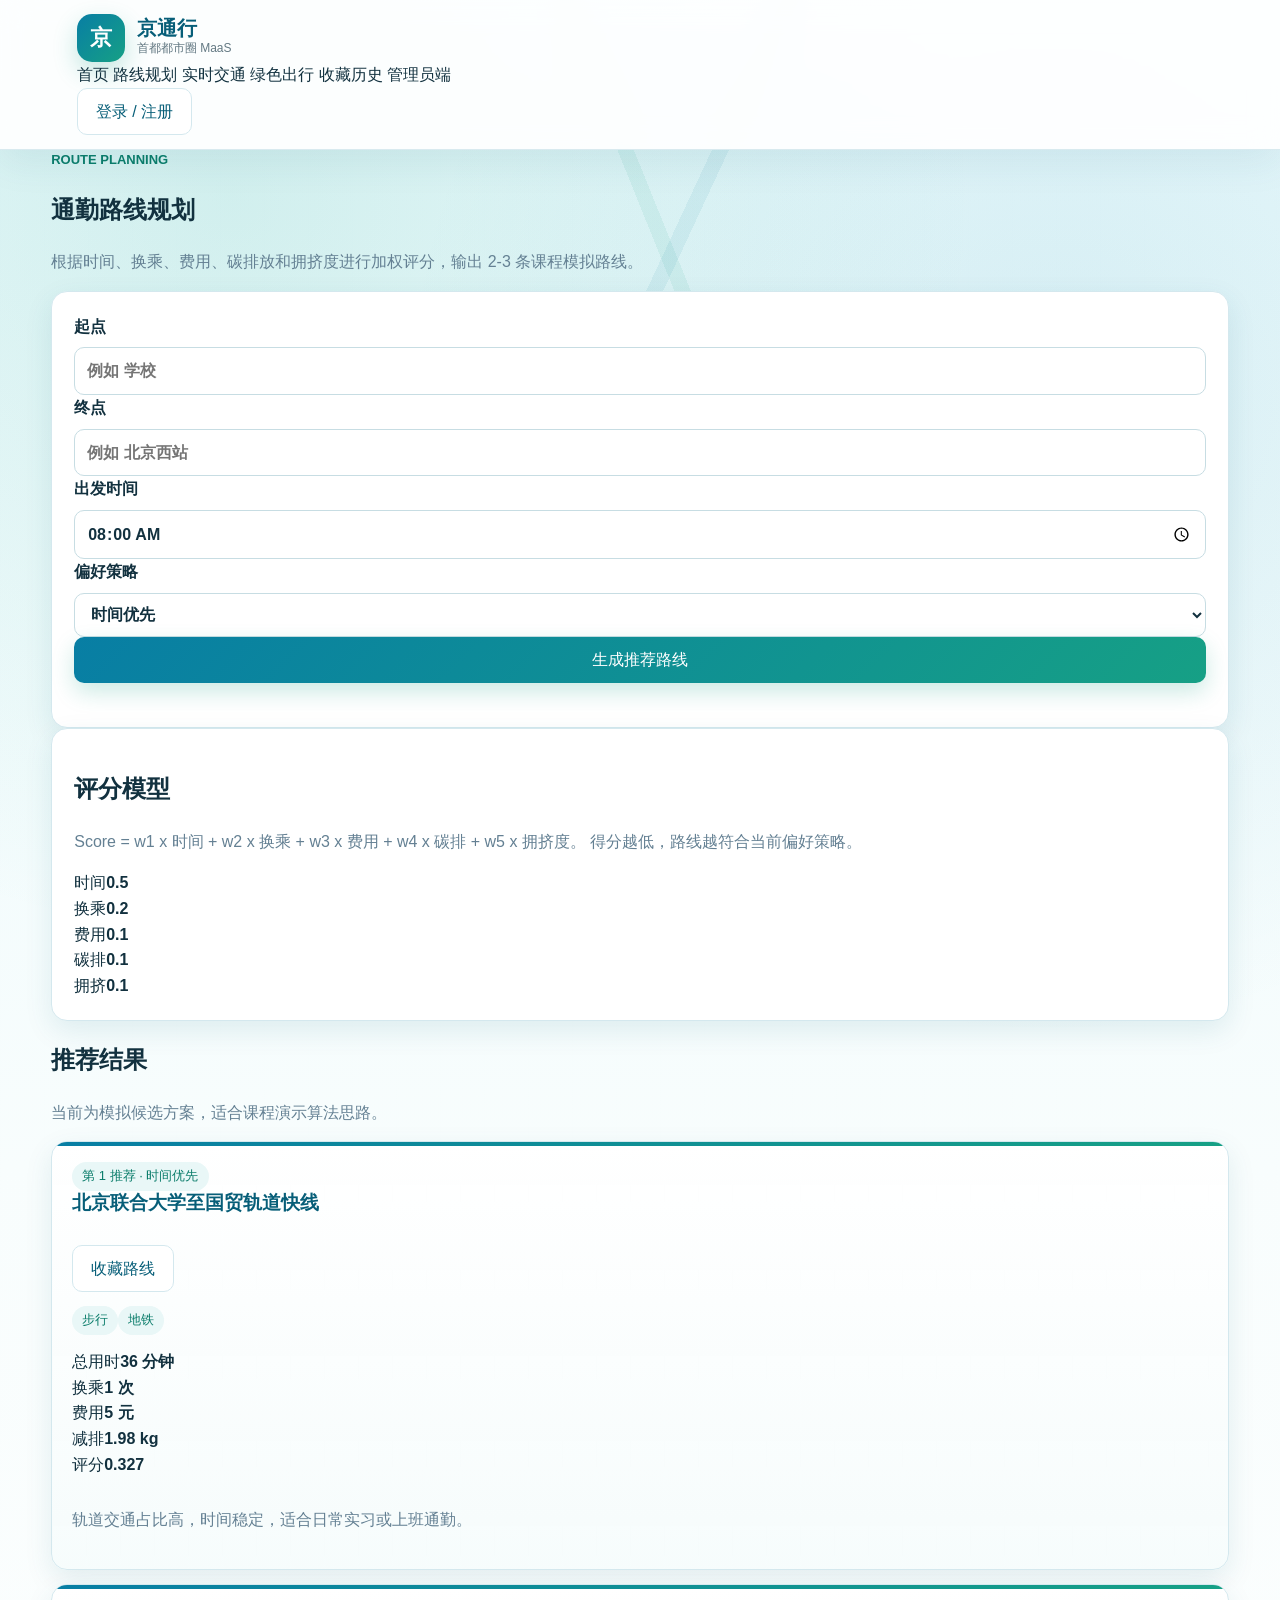
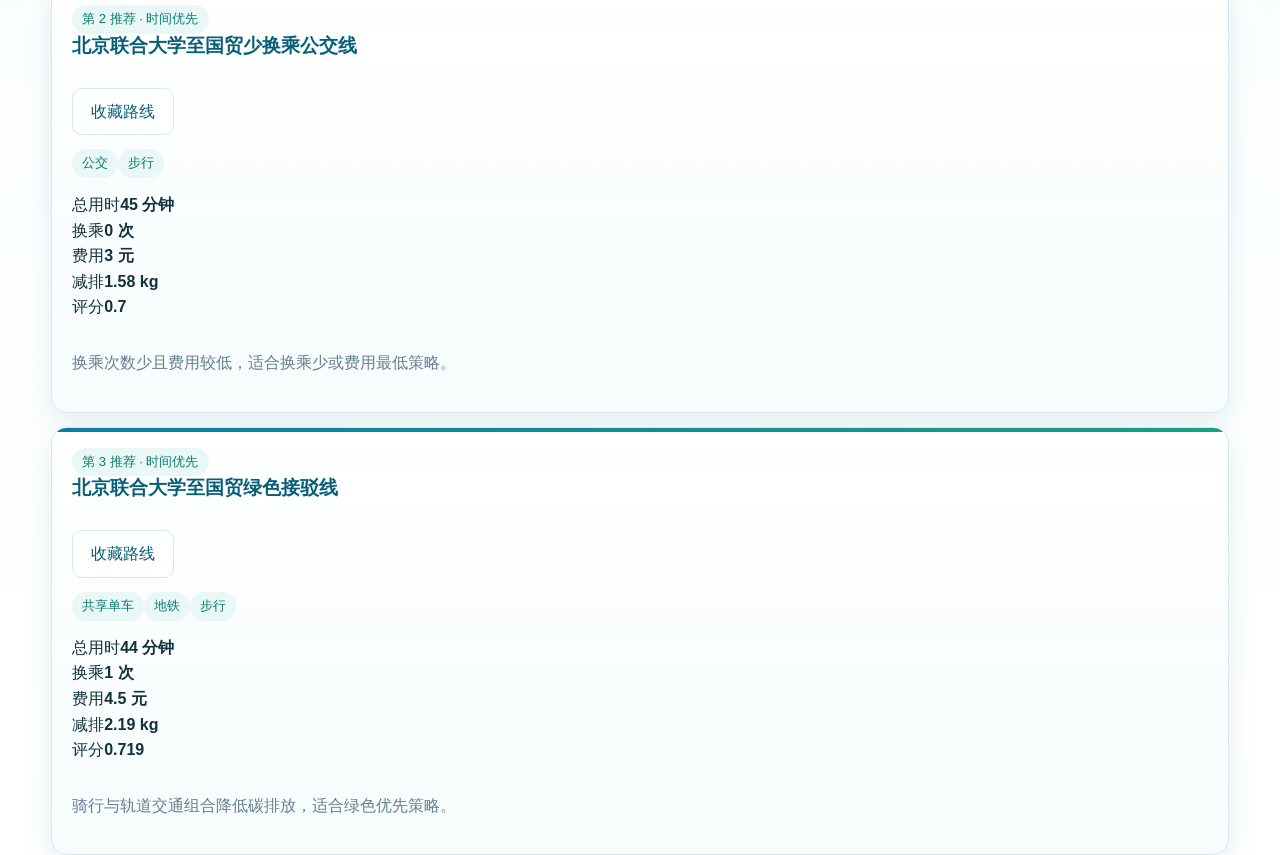
<file: plan.html>
<!DOCTYPE html>
<html lang="zh-CN">
<head>
  <meta charset="UTF-8">
  <meta name="viewport" content="width=device-width, initial-scale=1.0">
  <title>路线规划 - 京通行</title>
  <link rel="stylesheet" href="./css/style.css">
</head>
<body data-page="plan">
  <header class="site-header">
    <nav class="nav-shell">
      <a class="brand" href="index.html">
        <span class="brand-mark">京</span>
        <span><strong>京通行</strong><small>首都都市圈 MaaS</small></span>
      </a>
      <div class="nav-links">
        <a href="index.html">首页</a>
        <a class="active" href="plan.html">路线规划</a>
        <a href="traffic.html">实时交通</a>
        <a href="green.html">绿色出行</a>
        <a href="history.html">收藏历史</a>
        <a href="admin.html">管理员端</a>
      </div>
      <div class="nav-actions" id="navUser"></div>
    </nav>
  </header>

  <main class="page-main">
    <section class="section-heading">
      <p class="eyebrow">Route Planning</p>
      <h1>通勤路线规划</h1>
      <p class="muted">根据时间、换乘、费用、碳排放和拥挤度进行加权评分，输出 2-3 条课程模拟路线。</p>
    </section>

    <section class="planner-layout">
      <form class="panel planner-form" id="plannerForm">
        <label>
          起点
          <input type="text" id="startInput" placeholder="例如 学校">
        </label>
        <label>
          终点
          <input type="text" id="endInput" placeholder="例如 北京西站">
        </label>
        <label>
          出发时间
          <input type="time" id="departTime" value="08:00">
        </label>
        <label>
          偏好策略
          <select id="strategySelect">
            <option value="time">时间优先</option>
            <option value="transfer">少换乘</option>
            <option value="green">绿色优先</option>
            <option value="cost">费用优先</option>
          </select>
        </label>
        <button class="btn primary full" type="submit">生成推荐路线</button>
        <p class="form-message" id="plannerMessage"></p>
      </form>

      <div class="panel">
        <h2>评分模型</h2>
        <p class="muted small">
          Score = w1 x 时间 + w2 x 换乘 + w3 x 费用 + w4 x 碳排 + w5 x 拥挤度。
          得分越低，路线越符合当前偏好策略。
        </p>
        <div class="weight-list" id="weightList"></div>
      </div>
    </section>

    <section class="results-section">
      <div class="section-heading compact">
        <h2>推荐结果</h2>
        <p class="muted">当前为模拟候选方案，适合课程演示算法思路。</p>
      </div>
      <div class="route-results" id="routeResults"></div>
    </section>
  </main>

  <script src="./js/data.js"></script>
  <script src="./js/storage.js"></script>
  <script src="./js/auth.js"></script>
  <script src="./js/carbon.js"></script>
  <script src="./js/routeAlgorithm.js"></script>
  <script src="./js/plan.js"></script>
  <script src="./js/main.js"></script>
</body>
</html>
</file>
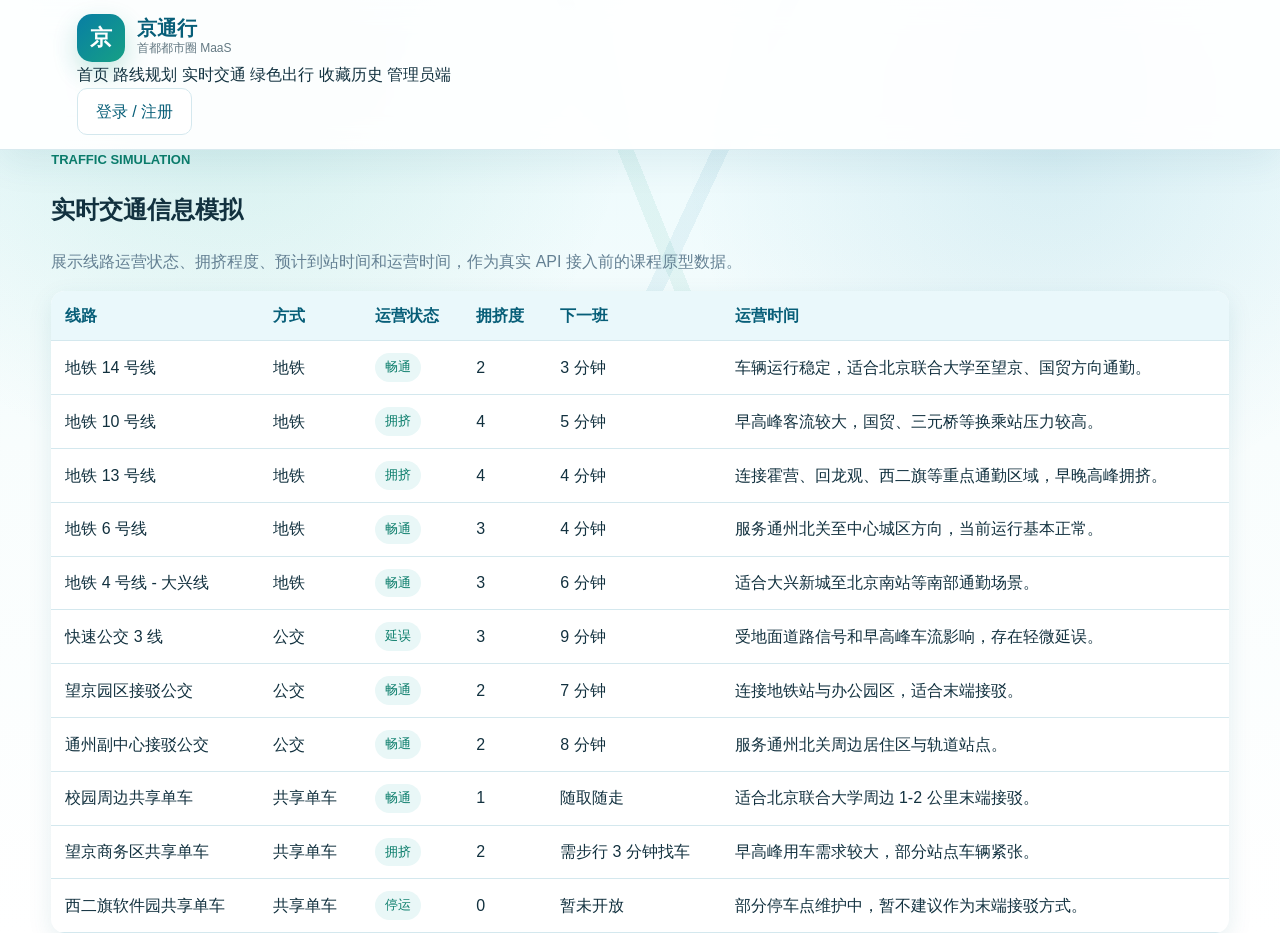
<file: traffic.html>
<!DOCTYPE html>
<html lang="zh-CN">
<head>
  <meta charset="UTF-8">
  <meta name="viewport" content="width=device-width, initial-scale=1.0">
  <title>实时交通 - 京通行</title>
  <link rel="stylesheet" href="./css/style.css">
</head>
<body data-page="traffic">
  <header class="site-header">
    <nav class="nav-shell">
      <a class="brand" href="index.html">
        <span class="brand-mark">京</span>
        <span><strong>京通行</strong><small>首都都市圈 MaaS</small></span>
      </a>
      <div class="nav-links">
        <a href="index.html">首页</a>
        <a href="plan.html">路线规划</a>
        <a class="active" href="traffic.html">实时交通</a>
        <a href="green.html">绿色出行</a>
        <a href="history.html">收藏历史</a>
        <a href="admin.html">管理员端</a>
      </div>
      <div class="nav-actions" id="navUser"></div>
    </nav>
  </header>

  <main class="page-main">
    <section class="section-heading">
      <p class="eyebrow">Traffic Simulation</p>
      <h1>实时交通信息模拟</h1>
      <p class="muted">展示线路运营状态、拥挤程度、预计到站时间和运营时间，作为真实 API 接入前的课程原型数据。</p>
    </section>

    <section class="table-panel">
      <table>
        <thead>
          <tr>
            <th>线路</th>
            <th>方式</th>
            <th>运营状态</th>
            <th>拥挤度</th>
            <th>下一班</th>
            <th>运营时间</th>
          </tr>
        </thead>
        <tbody id="trafficTable"></tbody>
      </table>
    </section>
  </main>

  <script src="./js/data.js"></script>
  <script src="./js/storage.js"></script>
  <script src="./js/auth.js"></script>
  <script src="./js/traffic.js"></script>
  <script src="./js/main.js"></script>
</body>
</html>
</file>
<file: css/style.css>
:root {
  --bg: #edf8fb;
  --surface: #ffffff;
  --surface-soft: #f3fbfb;
  --text: #12313f;
  --muted: #647983;
  --primary: #087ea4;
  --primary-dark: #075e78;
  --green: #16a085;
  --green-dark: #0b7d6b;
  --line: #d4e8ee;
  --warning: #d97706;
  --danger: #dc2626;
  --shadow-soft: 0 8px 24px rgba(7, 94, 120, 0.1);
  --shadow: 0 14px 40px rgba(7, 94, 120, 0.13);
  --shadow-strong: 0 18px 48px rgba(7, 94, 120, 0.18);
}

/* Final App Prototype Upgrade */
.app-body {
  min-height: 100vh;
  margin: 0;
  background:
    radial-gradient(circle at 20% 0%, rgba(45, 212, 191, 0.16), transparent 30%),
    linear-gradient(180deg, #eaf8fb 0%, #f6fbff 45%, #eef7f5 100%);
  color: #102a43;
  font-family: "Microsoft YaHei", "PingFang SC", Arial, sans-serif;
  padding-bottom: 88px;
}

.app-topbar {
  position: sticky;
  top: 0;
  z-index: 50;
  display: flex;
  align-items: center;
  justify-content: space-between;
  gap: 16px;
  padding: 12px clamp(16px, 4vw, 44px);
  background: rgba(247, 253, 255, 0.86);
  backdrop-filter: blur(16px);
  border-bottom: 1px solid rgba(15, 118, 110, 0.12);
}

.app-brand {
  display: flex;
  align-items: center;
  gap: 10px;
  color: #073b4c;
  text-decoration: none;
}

.app-logo {
  display: grid;
  place-items: center;
  width: 38px;
  height: 38px;
  border-radius: 14px;
  color: #fff;
  font-weight: 800;
  background: linear-gradient(135deg, #0f766e, #0ea5e9);
  box-shadow: 0 12px 24px rgba(14, 116, 144, 0.22);
}

.app-brand strong,
.app-brand small {
  display: block;
}

.app-brand small {
  max-width: 220px;
  color: #587184;
  font-size: 12px;
}

.desktop-app-tabs {
  display: flex;
  gap: 6px;
  padding: 4px;
  background: rgba(255, 255, 255, 0.7);
  border: 1px solid rgba(15, 118, 110, 0.1);
  border-radius: 999px;
}

.app-tab-link {
  border: 0;
  border-radius: 999px;
  padding: 9px 14px;
  background: transparent;
  color: #486276;
  font-weight: 700;
  cursor: pointer;
  transition: 0.2s ease;
}

.app-tab-link.active,
.app-tab-link:hover {
  color: #fff;
  background: linear-gradient(135deg, #0f766e, #0284c7);
  box-shadow: 0 10px 24px rgba(2, 132, 199, 0.18);
}

.app-top-actions {
  display: flex;
  align-items: center;
  gap: 10px;
  white-space: nowrap;
  color: #486276;
  font-size: 14px;
}

.text-button,
.mini-action,
.small-pill {
  border: 1px solid rgba(14, 116, 144, 0.16);
  border-radius: 999px;
  background: #fff;
  color: #0f766e;
  cursor: pointer;
  font-weight: 800;
  text-decoration: none;
}

.text-button {
  padding: 8px 12px;
}

.mini-action {
  padding: 7px 11px;
  font-size: 12px;
}

.mini-action.danger,
.app-danger-btn {
  color: #b42318;
  border-color: rgba(220, 38, 38, 0.22);
  background: #fff5f5;
}

.small-pill {
  padding: 8px 12px;
  color: #fff;
  border: 0;
  background: rgba(255, 255, 255, 0.2);
}

.app-shell {
  width: min(100%, 480px);
  margin: 0 auto;
  padding: 18px 14px 24px;
}

.app-panel {
  display: none;
  animation: appFade 0.22s ease;
}

.app-panel.active {
  display: block;
}

@keyframes appFade {
  from { opacity: 0; transform: translateY(8px); }
  to { opacity: 1; transform: translateY(0); }
}

.home-hero-card,
.today-commute-card,
.app-card,
.green-account-card,
.profile-card,
.route-card,
.difference-card {
  border: 1px solid rgba(14, 116, 144, 0.1);
  border-radius: 24px;
  background: rgba(255, 255, 255, 0.88);
  box-shadow: 0 18px 42px rgba(15, 67, 99, 0.11);
}

.home-hero-card {
  display: flex;
  justify-content: space-between;
  gap: 18px;
  padding: 22px;
  color: #fff;
  background:
    linear-gradient(135deg, rgba(6, 95, 70, 0.94), rgba(2, 132, 199, 0.9)),
    repeating-linear-gradient(120deg, rgba(255, 255, 255, 0.14) 0 2px, transparent 2px 28px);
}

.home-hero-card h1,
.app-page-head h1,
.profile-card h1 {
  margin: 4px 0;
  font-size: 26px;
  letter-spacing: 0;
}

.home-hero-card p,
.app-page-head p {
  margin: 0;
}

.muted,
.local-tip,
.app-page-head p,
.route-reason {
  color: #648093;
}

.today-commute-card,
.app-card,
.green-account-card,
.difference-card {
  margin-top: 14px;
  padding: 18px;
}

.card-header-row {
  display: flex;
  align-items: center;
  justify-content: space-between;
  gap: 10px;
}

.card-header-row h2,
.app-card h2,
.today-commute-card h2 {
  margin: 0;
  font-size: 18px;
  letter-spacing: 0;
}

.section-kicker {
  color: #0f766e;
  font-size: 12px;
  font-weight: 900;
  text-transform: uppercase;
}

.today-metrics,
.route-stat-grid,
.mini-metrics {
  display: grid;
  gap: 10px;
}

.today-metrics {
  grid-template-columns: repeat(3, 1fr);
  margin: 16px 0;
}

.today-metrics div,
.route-stat-grid div {
  min-width: 0;
  padding: 12px;
  border-radius: 16px;
  background: #f0f9fb;
}

.today-metrics span,
.route-stat-grid span,
.mini-metrics span {
  display: block;
  color: #648093;
  font-size: 12px;
}

.today-metrics strong,
.route-stat-grid strong {
  display: block;
  margin-top: 4px;
  color: #073b4c;
  font-size: 18px;
}

.stable-progress,
.green-progress {
  overflow: hidden;
  height: 8px;
  border-radius: 999px;
  background: #dceff2;
}

.stable-progress span,
.green-progress span {
  display: block;
  height: 100%;
  border-radius: inherit;
  background: linear-gradient(90deg, #10b981, #06b6d4);
}

.route-tag-row,
.button-row,
.mode-chain,
.rule-chip-grid {
  display: flex;
  flex-wrap: wrap;
  gap: 8px;
  align-items: center;
}

.route-tag-row {
  margin: 12px 0;
}

.route-badge,
.risk-chip,
.mini-count {
  display: inline-flex;
  align-items: center;
  border-radius: 999px;
  padding: 5px 9px;
  font-size: 12px;
  font-weight: 900;
}

.route-badge.stable,
.risk-chip.low {
  color: #047857;
  background: #dff8ed;
}

.route-badge.time {
  color: #0369a1;
  background: #e0f2fe;
}

.route-badge.green {
  color: #15803d;
  background: #dcfce7;
}

.route-badge.cost,
.risk-chip.medium {
  color: #b45309;
  background: #fff7d6;
}

.risk-chip.high {
  color: #b42318;
  background: #fee4e2;
}

.app-primary-btn,
.app-secondary-btn,
.app-danger-btn {
  display: inline-flex;
  align-items: center;
  justify-content: center;
  min-height: 42px;
  border-radius: 15px;
  padding: 0 16px;
  border: 0;
  font-weight: 900;
  cursor: pointer;
  text-decoration: none;
  transition: transform 0.18s ease, box-shadow 0.18s ease;
}

.app-primary-btn {
  width: 100%;
  color: #fff;
  background: linear-gradient(135deg, #0f766e, #0284c7);
  box-shadow: 0 14px 26px rgba(2, 132, 199, 0.22);
}

.app-secondary-btn {
  color: #0f766e;
  background: #e7fbf8;
  border: 1px solid rgba(15, 118, 110, 0.15);
}

.app-primary-btn:hover,
.app-secondary-btn:hover,
.mini-action:hover,
.text-button:hover {
  transform: translateY(-1px);
}

.quick-entry-grid {
  display: grid;
  grid-template-columns: repeat(5, 1fr);
  gap: 8px;
  margin-top: 14px;
}

.quick-entry-grid button {
  min-height: 76px;
  border: 0;
  border-radius: 20px;
  background: #fff;
  color: #17445a;
  box-shadow: 0 12px 24px rgba(15, 67, 99, 0.08);
  font-weight: 800;
  cursor: pointer;
}

.quick-entry-grid span {
  display: block;
  margin-bottom: 4px;
  font-size: 20px;
}

.home-reminder,
.record-row,
.fixed-card,
.message-card,
.last-mile-card,
.reward-card,
.report-card,
.empty-state {
  padding: 14px;
  border-radius: 18px;
  background: #f7fcfd;
  border: 1px solid rgba(14, 116, 144, 0.08);
}

.home-reminder + .home-reminder,
.record-row + .record-row,
.fixed-card + .fixed-card,
.message-card + .message-card,
.last-mile-card + .last-mile-card {
  margin-top: 10px;
}

.home-reminder strong,
.home-reminder span,
.record-row strong,
.record-row span,
.empty-state strong,
.empty-state span {
  display: block;
}

.home-reminder.unread {
  border-color: rgba(245, 158, 11, 0.28);
  background: #fffaf0;
}

.difference-card {
  background: linear-gradient(135deg, #083344, #0f766e);
  color: #fff;
}

.difference-card h2,
.difference-card p {
  margin: 0 0 8px;
}

.difference-card a {
  color: #a7f3d0;
  font-weight: 900;
}

.app-page-head {
  padding: 8px 2px 4px;
}

.compact-form {
  display: grid;
  gap: 10px;
  margin-top: 12px;
}

.compact-form input,
.compact-form select,
.auth-modal input,
.address-grid input {
  width: 100%;
  min-height: 42px;
  box-sizing: border-box;
  border: 1px solid rgba(14, 116, 144, 0.16);
  border-radius: 14px;
  padding: 0 12px;
  background: #fff;
  color: #123;
}

.form-grid-2 {
  display: grid;
  grid-template-columns: 1fr 1fr;
  gap: 10px;
}

.form-message.success {
  color: #047857;
}

.form-message.error,
.demo-message.error {
  color: #b42318;
}

.route-results {
  display: grid;
  gap: 14px;
  margin-top: 14px;
}

.route-card h2 {
  margin: 8px 0;
  font-size: 18px;
}

.mode-chain span,
.mode-chain i,
.rule-chip-grid span {
  padding: 7px 10px;
  border-radius: 999px;
  background: #ecfeff;
  color: #0f766e;
  font-size: 12px;
  font-style: normal;
  font-weight: 900;
}

.route-stat-grid {
  grid-template-columns: repeat(2, 1fr);
  margin: 14px 0;
}

.risk-alert {
  display: grid;
  gap: 4px;
  padding: 12px;
  border-radius: 16px;
  margin: 12px 0;
}

.risk-alert.low {
  background: #ecfdf3;
}

.risk-alert.medium {
  background: #fffbeb;
}

.risk-alert.high {
  background: #fff1f2;
}

.last-mile-mini {
  padding: 12px;
  border-radius: 16px;
  background: #eefbf8;
}

.last-mile-mini span,
.last-mile-mini p {
  display: block;
  margin: 4px 0 0;
  color: #486276;
}

.route-detail summary {
  margin: 12px 0;
  color: #0f766e;
  cursor: pointer;
  font-weight: 900;
}

.route-detail ol {
  margin: 0;
  padding-left: 20px;
  color: #486276;
}

.green-account-card {
  color: #fff;
  background:
    linear-gradient(135deg, rgba(6, 95, 70, 0.95), rgba(16, 185, 129, 0.9)),
    radial-gradient(circle at 80% 20%, rgba(255, 255, 255, 0.2), transparent 35%);
}

.green-account-card .today-metrics div {
  background: rgba(255, 255, 255, 0.16);
}

.green-account-card span,
.green-account-card p,
.green-account-card strong {
  color: #fff;
}

.green-score {
  margin: 8px 0;
  font-size: 44px;
  font-weight: 900;
}

.reward-grid {
  display: grid;
  grid-template-columns: repeat(2, 1fr);
  gap: 10px;
}

.reward-card.available {
  border-color: rgba(16, 185, 129, 0.32);
  background: #f0fdf4;
}

.rank-item {
  display: grid;
  grid-template-columns: 34px 1fr auto;
  gap: 8px;
  align-items: center;
  padding: 12px;
  border-radius: 16px;
}

.rank-item.current {
  background: #ecfeff;
}

.rank-item span {
  display: grid;
  place-items: center;
  width: 28px;
  height: 28px;
  border-radius: 50%;
  color: #fff;
  background: #0f766e;
  font-weight: 900;
}

.rank-item em {
  color: #648093;
  font-style: normal;
  font-size: 12px;
}

.message-card.unread {
  border-color: rgba(14, 165, 233, 0.3);
  background: #f0f9ff;
}

.profile-card {
  display: flex;
  align-items: center;
  gap: 16px;
  padding: 18px;
  color: #fff;
  background: linear-gradient(135deg, #0f766e, #075985);
}

.avatar {
  display: grid;
  place-items: center;
  flex: 0 0 58px;
  width: 58px;
  height: 58px;
  border-radius: 22px;
  color: #0f766e;
  background: #fff;
  font-size: 26px;
  font-weight: 900;
}

.profile-card p,
.profile-card span {
  margin: 0;
  color: rgba(255, 255, 255, 0.82);
}

.address-grid {
  display: grid;
  grid-template-columns: repeat(2, 1fr);
  gap: 10px;
}

.address-grid label {
  display: grid;
  gap: 6px;
  color: #486276;
  font-size: 13px;
  font-weight: 800;
}

.privacy-entry .button-row .app-secondary-btn {
  flex: 1 1 120px;
}

.modal-overlay {
  position: fixed;
  inset: 0;
  z-index: 100;
  display: grid;
  place-items: center;
  padding: 20px;
  background: rgba(8, 33, 48, 0.5);
}

.modal-overlay.hidden,
.hidden {
  display: none !important;
}

.auth-modal {
  position: relative;
  display: grid;
  gap: 12px;
  width: min(100%, 360px);
  padding: 22px;
  border-radius: 24px;
  background: #fff;
  box-shadow: 0 30px 80px rgba(0, 0, 0, 0.2);
}

.modal-close {
  position: absolute;
  top: 12px;
  right: 12px;
  width: 34px;
  height: 34px;
  border: 0;
  border-radius: 50%;
  background: #eef7fb;
  cursor: pointer;
}

.bottom-tabbar {
  position: fixed;
  right: 0;
  bottom: 0;
  left: 0;
  z-index: 60;
  display: none;
  grid-template-columns: repeat(5, 1fr);
  gap: 4px;
  max-width: 480px;
  margin: 0 auto;
  padding: 8px 10px calc(8px + env(safe-area-inset-bottom));
  background: rgba(255, 255, 255, 0.92);
  border-top: 1px solid rgba(14, 116, 144, 0.12);
  box-shadow: 0 -12px 30px rgba(15, 67, 99, 0.12);
  backdrop-filter: blur(16px);
}

.bottom-tabbar .app-tab-link {
  display: grid;
  gap: 2px;
  justify-items: center;
  padding: 7px 4px;
  font-size: 12px;
}

.bottom-tabbar .app-tab-link span {
  font-size: 17px;
}

@media (max-width: 860px) {
  .desktop-app-tabs {
    display: none;
  }

  .bottom-tabbar {
    display: grid;
  }

  .app-topbar {
    padding: 10px 14px;
  }

  .app-brand small {
    display: none;
  }

  .app-top-actions {
    gap: 6px;
    font-size: 12px;
  }

  .text-button {
    padding: 7px 9px;
  }
}

@media (max-width: 430px) {
  .quick-entry-grid {
    grid-template-columns: repeat(3, 1fr);
  }

  .today-metrics,
  .form-grid-2,
  .route-stat-grid,
  .reward-grid,
  .address-grid {
    grid-template-columns: 1fr;
  }

  .home-hero-card,
  .card-header-row {
    align-items: flex-start;
  }

  .home-hero-card,
  .card-header-row,
  .profile-card {
    flex-direction: column;
  }
}

@media (min-width: 1000px) {
  .app-shell {
    padding-top: 26px;
  }

  .app-body::before {
    content: "";
    position: fixed;
    inset: 100px auto auto 50%;
    width: min(480px, 90vw);
    height: calc(100vh - 150px);
    transform: translateX(-50%);
    border-radius: 38px;
    border: 1px solid rgba(14, 116, 144, 0.12);
    background: rgba(255, 255, 255, 0.22);
    box-shadow: 0 30px 90px rgba(15, 67, 99, 0.12);
    pointer-events: none;
  }
}

* {
  box-sizing: border-box;
}

html {
  scroll-behavior: smooth;
}

body {
  margin: 0;
  color: var(--text);
  font-family: "Microsoft YaHei", "PingFang SC", Arial, sans-serif;
  line-height: 1.6;
  background:
    radial-gradient(circle at 18% 8%, rgba(22, 160, 133, 0.12), transparent 30%),
    radial-gradient(circle at 82% 16%, rgba(8, 126, 164, 0.1), transparent 28%),
    linear-gradient(180deg, rgba(231, 249, 252, 0.95) 0%, rgba(248, 253, 253, 0.98) 48%, #ffffff 100%),
    repeating-linear-gradient(90deg, rgba(8, 126, 164, 0.05) 0 1px, transparent 1px 44px);
}

a {
  color: inherit;
  text-decoration: none;
}

button,
input,
select {
  font: inherit;
}

button {
  border: 0;
}

.site-header {
  position: sticky;
  top: 0;
  z-index: 20;
  display: grid;
  grid-template-columns: auto minmax(360px, 1fr) auto;
  align-items: center;
  gap: 24px;
  padding: 14px 6vw;
  border-bottom: 1px solid rgba(212, 232, 238, 0.9);
  background: rgba(255, 255, 255, 0.92);
  backdrop-filter: blur(14px);
}

.brand {
  display: inline-flex;
  align-items: center;
  gap: 12px;
}

.brand-mark {
  display: inline-grid;
  width: 42px;
  height: 42px;
  place-items: center;
  border-radius: 12px;
  background: linear-gradient(135deg, var(--primary), var(--green));
  color: #fff;
  font-weight: 800;
  box-shadow: 0 10px 24px rgba(22, 160, 133, 0.24);
}

.brand strong,
.brand small {
  display: block;
  white-space: nowrap;
}

.brand small {
  color: var(--muted);
  font-size: 12px;
}

.nav {
  display: flex;
  flex-wrap: wrap;
  justify-content: center;
  gap: 6px;
}

.nav a {
  padding: 8px 11px;
  border-radius: 999px;
  color: var(--muted);
  font-size: 14px;
}

.nav a:hover {
  background: #eaf8fb;
  color: var(--primary-dark);
}

.header-login {
  display: flex;
  align-items: center;
  gap: 10px;
  min-width: 180px;
  padding: 6px;
  border: 1px solid var(--line);
  border-radius: 14px;
  background: var(--surface-soft);
}

.header-login span {
  flex: 1;
  color: var(--muted);
  font-size: 13px;
  font-weight: 800;
  white-space: nowrap;
}

.header-login-btn {
  min-height: 34px;
  padding: 7px 10px;
  border-radius: 10px;
  background: #fff;
  color: var(--primary-dark);
  cursor: pointer;
  font-weight: 800;
  white-space: nowrap;
}

.header-login-btn:hover {
  background: #eaf8fb;
}

main {
  width: min(1180px, 92vw);
  margin: 0 auto;
}

.hero {
  display: grid;
  grid-template-columns: minmax(0, 1.05fr) minmax(320px, 0.95fr);
  gap: 34px;
  align-items: center;
  min-height: 560px;
  padding: 70px 0 42px;
}

.hero-content h1,
.admin-hero h1 {
  margin: 10px 0 10px;
  max-width: 760px;
  font-size: clamp(36px, 6vw, 64px);
  line-height: 1.08;
  letter-spacing: 0;
}

.hero-subtitle {
  margin: 0 0 18px;
  color: var(--green-dark);
  font-size: clamp(20px, 3vw, 30px);
  font-weight: 800;
}

.hero-text,
.section-head p,
.body-text {
  margin: 0;
  color: var(--muted);
}

.eyebrow {
  margin: 0;
  color: var(--green-dark);
  font-size: 13px;
  font-weight: 800;
  letter-spacing: 0;
  text-transform: uppercase;
}

.hero-actions,
.button-row {
  display: flex;
  flex-wrap: wrap;
  gap: 12px;
  margin-top: 24px;
}

.btn {
  display: inline-flex;
  align-items: center;
  justify-content: center;
  min-height: 42px;
  padding: 10px 18px;
  border-radius: 10px;
  cursor: pointer;
  transition: transform 0.18s ease, box-shadow 0.18s ease, background 0.18s ease;
}

.btn.primary {
  background: linear-gradient(135deg, var(--primary), var(--green));
  color: #fff;
  box-shadow: 0 9px 22px rgba(22, 160, 133, 0.22);
}

.btn.secondary {
  border: 1px solid #bce5df;
  background: #e6f7f4;
  color: var(--green-dark);
}

.btn.ghost {
  border: 1px solid var(--line);
  background: #fff;
  color: var(--primary-dark);
}

.btn:hover {
  box-shadow: 0 14px 28px rgba(7, 94, 120, 0.16);
  transform: translateY(-2px);
}

.btn.primary:hover {
  box-shadow: 0 16px 34px rgba(22, 160, 133, 0.28);
  filter: saturate(1.08);
}

.btn.secondary:hover,
.btn.ghost:hover {
  border-color: rgba(8, 126, 164, 0.28);
  background: #f0fbfb;
}

.metro-visual {
  position: relative;
  min-height: 350px;
  overflow: hidden;
  border: 1px solid rgba(8, 126, 164, 0.14);
  border-radius: 24px;
  background:
    linear-gradient(135deg, rgba(8, 126, 164, 0.15), rgba(22, 160, 133, 0.18)),
    repeating-linear-gradient(90deg, rgba(255, 255, 255, 0.24) 0 1px, transparent 1px 42px);
  box-shadow: var(--shadow);
}

.metro-visual::before,
.metro-visual::after {
  content: "";
  position: absolute;
  left: 8%;
  right: 8%;
  height: 3px;
  border-radius: 999px;
  background: rgba(255, 255, 255, 0.72);
}

.metro-visual::before {
  top: calc(50% - 18px);
}

.metro-visual::after {
  top: calc(50% + 24px);
}

.metro-track {
  position: absolute;
  left: 10%;
  right: 10%;
  top: 50%;
  height: 8px;
  border-radius: 999px;
  background: linear-gradient(90deg, var(--primary), var(--green));
  box-shadow: 0 0 0 8px rgba(255, 255, 255, 0.28);
}

.metro-track::before {
  content: "";
  position: absolute;
  inset: -28px 4%;
  background:
    repeating-linear-gradient(90deg, transparent 0 28px, rgba(7, 94, 120, 0.22) 28px 32px);
  transform: skewX(-18deg);
}

.metro-station {
  position: absolute;
  display: grid;
  place-content: center;
  gap: 2px;
  width: 116px;
  height: 116px;
  padding: 12px;
  border: 8px solid #ccefed;
  border-radius: 50%;
  background: #fff;
  box-shadow: var(--shadow);
  text-align: center;
  z-index: 2;
}

.metro-station span {
  color: var(--muted);
  font-size: 12px;
}

.metro-station strong {
  color: var(--primary-dark);
  font-size: 14px;
}

.metro-station-a {
  left: 5%;
  top: 34%;
}

.metro-station-b {
  left: calc(50% - 58px);
  top: 34%;
}

.metro-station-c {
  right: 5%;
  top: 34%;
}

.summary-grid,
.dashboard-row {
  display: grid;
  grid-template-columns: repeat(4, minmax(0, 1fr));
  gap: 16px;
  margin-bottom: 30px;
}

.section {
  margin: 30px 0;
  padding: 30px;
  border: 1px solid var(--line);
  border-radius: 22px;
  background: rgba(255, 255, 255, 0.88);
  box-shadow: 0 8px 28px rgba(7, 94, 120, 0.08);
}

.section-head {
  display: flex;
  align-items: flex-end;
  justify-content: space-between;
  gap: 24px;
  margin-bottom: 22px;
}

.section-head > p {
  max-width: 520px;
}

.section-actions {
  display: flex;
  align-items: center;
  justify-content: flex-end;
  gap: 14px;
}

.section-actions p {
  max-width: 520px;
  margin: 0;
  color: var(--muted);
}

.section-title h2,
.panel h3,
.login-card h2 {
  margin: 4px 0 0;
  line-height: 1.24;
}

.metric-card,
.panel,
.route-card,
.green-card,
.login-card,
.route-empty,
.traffic-card {
  border: 1px solid var(--line);
  border-radius: 16px;
  background: var(--surface);
  box-shadow: 0 10px 28px rgba(7, 94, 120, 0.1);
  transition: transform 0.18s ease, box-shadow 0.18s ease, border-color 0.18s ease;
}

.metric-card:hover,
.panel:hover,
.route-card:hover,
.green-card:hover,
.traffic-card:hover {
  border-color: rgba(8, 126, 164, 0.22);
  box-shadow: var(--shadow-strong);
  transform: translateY(-2px);
}

.metric-card {
  padding: 20px;
}

.metric-card span,
.green-card span,
.stat-item span {
  display: block;
  color: var(--muted);
  font-size: 14px;
}

.metric-card strong {
  display: block;
  margin-top: 6px;
  color: var(--primary-dark);
  font-size: 26px;
}

.two-column {
  display: grid;
  grid-template-columns: repeat(2, minmax(0, 1fr));
  gap: 20px;
}

.panel,
.green-card,
.login-card {
  padding: 22px;
}

.scenario-list {
  display: grid;
  gap: 12px;
}

.scenario-list div {
  padding: 13px;
  border-radius: 12px;
  background: var(--surface-soft);
}

.scenario-list strong,
.scenario-list span {
  display: block;
}

.scenario-list span {
  color: var(--muted);
  font-size: 14px;
}

.product-position {
  display: grid;
  grid-template-columns: minmax(0, 1.08fr) minmax(0, 0.92fr);
  gap: 20px;
  margin: 30px 0;
}

.contrast-grid,
.scope-steps {
  display: grid;
  gap: 14px;
}

.contrast-grid {
  grid-template-columns: repeat(2, minmax(0, 1fr));
  margin-top: 18px;
}

.contrast-item,
.scope-steps div {
  min-height: 150px;
  padding: 18px;
  border-radius: 14px;
  border: 1px solid rgba(8, 126, 164, 0.14);
  background: var(--surface-soft);
}

.contrast-item span,
.scope-steps span {
  display: inline-flex;
  margin-bottom: 8px;
  color: var(--green-dark);
  font-size: 13px;
  font-weight: 800;
}

.contrast-item strong,
.scope-steps strong {
  display: block;
  margin-bottom: 8px;
  line-height: 1.35;
}

.contrast-item p,
.scope-steps p {
  margin: 0;
  color: var(--muted);
  font-size: 14px;
}

.highlight-card {
  background:
    linear-gradient(135deg, rgba(8, 126, 164, 0.1), rgba(22, 160, 133, 0.14)),
    #f7fefe;
  border-color: rgba(22, 160, 133, 0.28);
}

.highlight-card strong {
  color: var(--primary-dark);
}

.muted-card {
  background: #f8fbfc;
}

.form-grid,
.planner-card {
  display: grid;
  gap: 16px;
  align-items: end;
}

.form-grid {
  grid-template-columns: repeat(2, minmax(0, 1fr));
}

.planner-card {
  grid-template-columns: 1fr 1fr 1fr 1fr auto;
  padding: 20px;
  border: 1px solid var(--line);
  border-radius: 18px;
  background: linear-gradient(180deg, #ffffff, #f6fcfc);
}

label {
  display: grid;
  gap: 8px;
  color: var(--text);
  font-weight: 800;
}

input,
select {
  width: 100%;
  min-height: 44px;
  padding: 10px 12px;
  border: 1px solid #c7dde3;
  border-radius: 10px;
  outline: none;
  background: #fff;
  color: var(--text);
}

input:focus,
select:focus {
  border-color: var(--primary);
  box-shadow: 0 0 0 3px rgba(8, 126, 164, 0.12);
}

.hint {
  margin-bottom: 0;
  color: var(--muted);
  font-size: 14px;
}

.full {
  width: 100%;
}

.form-message {
  min-height: 22px;
  margin: 0;
  color: var(--muted);
  font-size: 14px;
}

.form-message.success {
  color: var(--green-dark);
}

.form-message.error {
  color: var(--danger);
}

.demo-message {
  min-height: 24px;
  margin: 14px 0 0;
  color: var(--green-dark);
  font-weight: 800;
}

.demo-message.error {
  color: var(--danger);
}

.prototype-tip {
  margin-bottom: 18px;
  padding: 12px 14px;
  border: 1px solid #bce5df;
  border-radius: 12px;
  background: #effcf8;
  color: var(--green-dark);
  font-weight: 800;
}

.fixed-commute-layout {
  display: grid;
  grid-template-columns: minmax(280px, 0.85fr) minmax(0, 1.15fr);
  gap: 20px;
  align-items: start;
}

.fixed-commute-form {
  display: grid;
  gap: 14px;
}

.fixed-commute-panel {
  min-height: 100%;
}

.fixed-route-list {
  display: grid;
  gap: 14px;
  margin-top: 16px;
}

.fixed-route-card {
  display: grid;
  gap: 14px;
  padding: 16px;
  border: 1px solid rgba(8, 126, 164, 0.14);
  border-radius: 14px;
  background:
    linear-gradient(135deg, rgba(8, 126, 164, 0.06), rgba(22, 160, 133, 0.08)),
    #ffffff;
}

.fixed-route-head {
  display: flex;
  justify-content: space-between;
  gap: 14px;
  align-items: flex-start;
}

.fixed-route-head h4 {
  margin: 0 0 4px;
  font-size: 18px;
  line-height: 1.3;
}

.fixed-route-head p,
.fixed-route-meta,
.commute-advice p {
  margin: 0;
  color: var(--muted);
  font-size: 14px;
}

.fixed-route-meta,
.commute-advice {
  display: grid;
  gap: 8px;
}

.commute-advice {
  grid-template-columns: repeat(2, minmax(0, 1fr));
  padding: 12px;
  border-radius: 12px;
  background: var(--surface-soft);
}

.commute-advice div {
  display: grid;
  gap: 2px;
}

.commute-advice div:last-child {
  grid-column: 1 / -1;
}

.commute-advice span {
  color: var(--muted);
  font-size: 12px;
}

.commute-advice strong {
  color: var(--text);
}

.risk-pill {
  display: inline-flex;
  align-items: center;
  width: fit-content;
  min-height: 28px;
  padding: 4px 10px;
  border-radius: 999px;
  font-size: 13px;
  font-weight: 800;
}

.risk-pill.low {
  background: #ecfdf5;
  color: var(--green-dark);
}

.risk-pill.medium {
  background: #fff7ed;
  color: var(--warning);
}

.risk-pill.high {
  background: #fff1f2;
  color: var(--danger);
}

.risk-text.low {
  color: var(--green-dark);
}

.risk-text.medium {
  color: var(--warning);
}

.risk-text.high {
  color: var(--danger);
}

.fixed-route-actions {
  display: flex;
  flex-wrap: wrap;
  gap: 10px;
}

.result-grid {
  display: grid;
  grid-template-columns: repeat(3, minmax(0, 1fr));
  gap: 16px;
  margin-top: 20px;
}

.route-empty {
  grid-column: 1 / -1;
  display: grid;
  gap: 6px;
  padding: 22px;
  color: var(--muted);
  background: var(--surface-soft);
}

.route-empty strong {
  color: var(--primary-dark);
}

.route-card {
  display: grid;
  gap: 14px;
  padding: 20px;
  position: relative;
  overflow: hidden;
}

.route-card::before {
  content: "";
  position: absolute;
  inset: 0 0 auto;
  height: 4px;
  background: linear-gradient(90deg, var(--primary), var(--green));
}

.route-card-head {
  display: flex;
  align-items: center;
  justify-content: space-between;
  gap: 10px;
}

.route-card-labels {
  display: flex;
  flex-wrap: wrap;
  justify-content: flex-end;
  gap: 8px;
}

.recommend-badge {
  display: inline-flex;
  align-items: center;
  min-height: 28px;
  padding: 4px 10px;
  border-radius: 999px;
  background: linear-gradient(135deg, #e6f7f4, #eaf8fb);
  color: var(--primary-dark);
  font-size: 13px;
  font-weight: 800;
  white-space: nowrap;
}

.route-card h3 {
  margin: 0;
  min-height: 54px;
  line-height: 1.3;
}

.route-meta {
  display: flex;
  flex-wrap: wrap;
  gap: 8px;
}

.tag,
.status-pill {
  display: inline-flex;
  align-items: center;
  min-height: 28px;
  padding: 4px 10px;
  border-radius: 999px;
  font-size: 13px;
}

.tag {
  background: #e9f7f7;
  color: var(--green-dark);
}

.status-pill {
  background: #eaf8fb;
  color: var(--primary-dark);
  font-weight: 800;
}

.status-pill.ok {
  background: #ecfdf5;
  color: var(--green-dark);
}

.status-pill.congested {
  background: #fff7ed;
  color: var(--warning);
}

.status-pill.delay {
  background: #fff1f2;
  color: var(--danger);
}

.status-pill.closed {
  background: #f3f4f6;
  color: #6b7280;
}

.route-stats {
  display: grid;
  grid-template-columns: repeat(2, minmax(0, 1fr));
  gap: 10px;
}

.stat-item {
  padding: 10px;
  border-radius: 12px;
  background: linear-gradient(180deg, #f8fefe, var(--surface-soft));
  border: 1px solid rgba(212, 232, 238, 0.75);
}

.stat-item strong {
  display: block;
  margin-top: 2px;
  color: var(--primary-dark);
  font-size: 18px;
}

.risk-alert {
  display: grid;
  gap: 4px;
  padding: 12px 14px;
  border-radius: 12px;
  border: 1px solid transparent;
  font-size: 14px;
}

.risk-alert strong {
  font-size: 15px;
}

.risk-alert.low {
  background: #ecfdf5;
  border-color: rgba(16, 185, 129, 0.22);
  color: var(--green-dark);
}

.risk-alert.medium {
  background: #fff7ed;
  border-color: rgba(245, 158, 11, 0.26);
  color: var(--warning);
}

.risk-alert.high {
  background: #fff1f2;
  border-color: rgba(225, 29, 72, 0.24);
  color: var(--danger);
}

.last-mile-grid,
.reward-grid {
  display: grid;
  grid-template-columns: repeat(4, minmax(0, 1fr));
  gap: 16px;
}

.last-mile-card,
.reward-card,
.last-mile-detail,
.green-exchange-card {
  border: 1px solid rgba(8, 126, 164, 0.14);
  border-radius: 14px;
  background: linear-gradient(180deg, #ffffff, #f6fcfc);
  box-shadow: var(--shadow-soft);
}

.last-mile-card,
.reward-card {
  display: grid;
  gap: 12px;
  padding: 16px;
}

.last-mile-card-head,
.last-mile-detail-head {
  display: flex;
  justify-content: space-between;
  gap: 10px;
  align-items: flex-start;
}

.last-mile-card-head strong {
  line-height: 1.35;
}

.last-mile-info-grid {
  display: grid;
  grid-template-columns: repeat(2, minmax(0, 1fr));
  gap: 10px;
}

.last-mile-info-grid div {
  padding: 10px;
  border-radius: 12px;
  background: var(--surface-soft);
}

.last-mile-info-grid span,
.reward-card span {
  display: block;
  color: var(--muted);
  font-size: 12px;
}

.last-mile-info-grid strong,
.reward-card strong {
  display: block;
  margin-top: 2px;
  color: var(--primary-dark);
}

.last-mile-mode-list {
  display: grid;
  gap: 8px;
}

.last-mile-mode-list div {
  display: grid;
  gap: 2px;
  padding: 9px 10px;
  border-radius: 10px;
  background: #ffffff;
  border: 1px solid rgba(212, 232, 238, 0.75);
}

.last-mile-mode-list strong {
  color: var(--primary-dark);
}

.last-mile-mode-list span {
  color: var(--muted);
  font-size: 12px;
  line-height: 1.5;
}

.last-mile-card p,
.last-mile-card small,
.last-mile-detail p,
.reward-card p,
.reward-card small {
  margin: 0;
  color: var(--muted);
  font-size: 14px;
  line-height: 1.6;
}

.last-mile-detail {
  display: grid;
  gap: 12px;
  padding: 14px;
}

.last-mile-warning {
  color: var(--warning) !important;
  font-weight: 700;
}

.last-mile-note {
  color: var(--green-dark) !important;
  font-weight: 700;
}

.green-exchange-card {
  display: grid;
  gap: 14px;
  margin-top: 18px;
  padding: 18px;
}

.reward-card.available {
  border-color: rgba(16, 185, 129, 0.25);
  background: linear-gradient(180deg, #ffffff, #ecfdf5);
}

.route-reason {
  margin: 0;
  color: var(--muted);
  font-size: 14px;
}

.route-actions {
  display: flex;
  flex-wrap: wrap;
  gap: 10px;
}

.route-actions .btn {
  flex: 1;
  min-width: 130px;
}

.btn:disabled {
  cursor: not-allowed;
  opacity: 0.72;
  transform: none;
}

.route-steps {
  display: grid;
  gap: 8px;
  padding: 12px;
  border-radius: 12px;
  background: var(--surface-soft);
}

.route-steps strong {
  color: var(--primary-dark);
}

.route-steps ol {
  display: grid;
  gap: 8px;
  margin: 0;
  padding: 0;
  list-style: none;
}

.route-steps li {
  display: grid;
  grid-template-columns: 24px minmax(0, 1fr);
  gap: 8px;
  align-items: start;
  color: var(--muted);
  font-size: 14px;
}

.route-steps li span {
  display: inline-grid;
  width: 22px;
  height: 22px;
  place-items: center;
  border-radius: 50%;
  background: #dff4f1;
  color: var(--green-dark);
  font-size: 12px;
  font-weight: 800;
}

.traffic-grid {
  display: grid;
  grid-template-columns: repeat(3, minmax(0, 1fr));
  gap: 14px;
}

.traffic-card {
  display: grid;
  gap: 10px;
  padding: 18px;
  border-left-width: 5px;
}

.traffic-card.ok {
  border-color: #bbf7d0;
}

.traffic-card.congested {
  border-color: #fed7aa;
}

.traffic-card.delay {
  border-color: #fecdd3;
}

.traffic-card.closed {
  border-color: #d1d5db;
  background: #f7f8fa;
}

.traffic-card h3 {
  margin: 0;
}

.traffic-card p {
  margin: 0;
  color: var(--muted);
  font-size: 14px;
}

.traffic-card .traffic-meta {
  display: flex;
  flex-wrap: wrap;
  gap: 8px;
}

.traffic-detail-grid {
  display: grid;
  grid-template-columns: repeat(2, minmax(0, 1fr));
  gap: 8px;
}

.traffic-detail-grid div {
  padding: 10px;
  border-radius: 12px;
  background: var(--surface-soft);
}

.traffic-detail-grid span,
.traffic-detail-grid strong {
  display: block;
}

.traffic-detail-grid span {
  color: var(--muted);
  font-size: 13px;
}

.traffic-detail-grid strong {
  color: var(--primary-dark);
}

.green-grid {
  display: grid;
  grid-template-columns: repeat(3, minmax(0, 1fr));
  gap: 16px;
}

.green-card {
  position: relative;
  overflow: hidden;
  border-color: #bce5df;
  background: linear-gradient(180deg, #ffffff, #f1fbf7);
}

.green-card::after {
  content: "";
  position: absolute;
  right: -24px;
  bottom: -28px;
  width: 96px;
  height: 96px;
  border-radius: 50%;
  background: rgba(22, 160, 133, 0.1);
}

.green-card strong {
  display: block;
  margin-top: 6px;
  color: var(--green-dark);
  font-size: 30px;
}

.green-card p {
  margin: 8px 0 0;
  color: var(--muted);
  font-size: 14px;
}

.green-progress-card {
  display: grid;
  gap: 12px;
  margin-top: 16px;
  padding: 18px;
  border: 1px solid #bce5df;
  border-radius: 16px;
  background: linear-gradient(135deg, #eefbf6, #ffffff);
}

.green-progress-card div:first-child {
  display: flex;
  flex-wrap: wrap;
  justify-content: space-between;
  gap: 10px;
}

.green-progress-card strong {
  color: var(--green-dark);
}

.green-progress-card span {
  color: var(--muted);
}

.green-progress {
  height: 12px;
  overflow: hidden;
  border-radius: 999px;
  background: #dff4f1;
}

.green-progress span {
  display: block;
  width: 0;
  height: 100%;
  border-radius: inherit;
  background: linear-gradient(90deg, var(--green), var(--primary));
  transition: width 0.3s ease;
}

.monthly-report-card {
  display: grid;
  gap: 16px;
}

.monthly-report {
  display: grid;
  gap: 18px;
  padding: 22px;
  border: 1px solid rgba(8, 126, 164, 0.14);
  border-radius: 18px;
  background:
    linear-gradient(135deg, rgba(8, 126, 164, 0.08), rgba(22, 160, 133, 0.1)),
    #ffffff;
  box-shadow: var(--shadow);
}

.monthly-report-hero {
  display: flex;
  justify-content: space-between;
  gap: 18px;
  align-items: flex-start;
}

.monthly-report-hero h3 {
  margin: 4px 0 8px;
  color: var(--primary-dark);
  font-size: 28px;
  line-height: 1.2;
}

.monthly-report-hero p {
  margin: 0;
  color: var(--muted);
}

.report-badge {
  display: inline-flex;
  min-height: 30px;
  align-items: center;
  padding: 5px 12px;
  border-radius: 999px;
  background: #e6f7f4;
  color: var(--green-dark);
  font-size: 13px;
  font-weight: 800;
  white-space: nowrap;
}

.monthly-stat-grid,
.monthly-insight-grid {
  display: grid;
  gap: 12px;
}

.monthly-stat-grid {
  grid-template-columns: repeat(6, minmax(0, 1fr));
}

.monthly-insight-grid {
  grid-template-columns: repeat(3, minmax(0, 1fr));
}

.monthly-stat-grid div,
.monthly-insight-grid div {
  padding: 13px;
  border: 1px solid rgba(212, 232, 238, 0.75);
  border-radius: 12px;
  background: rgba(255, 255, 255, 0.82);
}

.monthly-stat-grid span,
.monthly-insight-grid span,
.monthly-chart span {
  display: block;
  color: var(--muted);
  font-size: 12px;
}

.monthly-stat-grid strong,
.monthly-insight-grid strong {
  display: block;
  margin-top: 4px;
  color: var(--primary-dark);
  line-height: 1.35;
}

.monthly-stat-grid strong {
  font-size: 20px;
}

.monthly-insight-grid p {
  margin: 6px 0 0;
  color: var(--muted);
  font-size: 13px;
}

.monthly-chart,
.monthly-suggestions {
  display: grid;
  gap: 12px;
  padding: 16px;
  border-radius: 14px;
  background: var(--surface-soft);
}

.monthly-chart div {
  display: grid;
  grid-template-columns: 120px 96px minmax(0, 1fr);
  gap: 12px;
  align-items: center;
}

.monthly-chart strong {
  color: var(--primary-dark);
}

.monthly-chart i {
  display: block;
  height: 12px;
  border-radius: 999px;
  background: linear-gradient(90deg, var(--green), var(--primary));
}

.monthly-suggestions strong {
  color: var(--green-dark);
}

.monthly-suggestions p {
  margin: 0;
  color: var(--muted);
}

.record-list {
  display: grid;
  gap: 10px;
}

.record-item {
  display: grid;
  grid-template-columns: minmax(0, 1fr) auto;
  gap: 12px;
  align-items: center;
  padding: 13px;
  border: 1px solid var(--line);
  border-radius: 12px;
  background: var(--surface-soft);
  transition: border-color 0.18s ease, background 0.18s ease;
}

.record-item:hover {
  border-color: rgba(8, 126, 164, 0.22);
  background: #f8fefe;
}

.record-main {
  min-width: 0;
}

.record-item p {
  margin: 4px 0;
  color: var(--muted);
}

.record-item small {
  color: var(--muted);
}

.record-actions {
  display: flex;
  gap: 8px;
}

.mini-btn {
  min-height: 32px;
  padding: 6px 10px;
  border-radius: 9px;
  background: #e6f7f4;
  color: var(--green-dark);
  cursor: pointer;
  font-weight: 800;
  white-space: nowrap;
}

.mini-btn:hover {
  background: #d7f0ec;
  transform: translateY(-1px);
}

.mini-btn.danger {
  background: #fff1f2;
  color: var(--danger);
}

.mini-btn.danger:hover {
  background: #ffe4e6;
}

.empty {
  margin: 0;
  color: var(--muted);
}

.score {
  color: var(--primary-dark);
  font-weight: 800;
}

.table-wrap {
  width: 100%;
  overflow-x: auto;
}

table {
  width: 100%;
  border-collapse: collapse;
  overflow: hidden;
  border-radius: 14px;
  background: #fff;
}

th,
td {
  padding: 12px 14px;
  border-bottom: 1px solid var(--line);
  text-align: left;
  white-space: nowrap;
}

th {
  background: #eaf8fb;
  color: var(--primary-dark);
}

.admin-hero {
  display: grid;
  grid-template-columns: minmax(0, 1fr) 340px;
  gap: 30px;
  align-items: center;
  padding: 70px 0 36px;
}

.admin-header {
  grid-template-columns: auto minmax(520px, 1fr);
}

.admin-tabs {
  display: flex;
  flex-wrap: wrap;
  gap: 10px;
  margin-bottom: 18px;
  padding: 8px;
  border: 1px solid var(--line);
  border-radius: 14px;
  background: var(--surface-soft);
}

.admin-tab {
  min-height: 40px;
  padding: 9px 14px;
  border-radius: 10px;
  background: #ffffff;
  color: var(--muted);
  cursor: pointer;
  font-weight: 800;
}

.admin-tab:hover,
.admin-tab.active {
  background: linear-gradient(135deg, var(--primary), var(--green));
  color: #ffffff;
  box-shadow: 0 9px 22px rgba(22, 160, 133, 0.18);
}

.admin-tab-panel {
  display: block;
}

.management-grid {
  display: grid;
  grid-template-columns: repeat(2, minmax(0, 1fr));
  gap: 18px;
}

.management-wide {
  grid-column: 1 / -1;
}

.bar-list,
.data-card-list {
  display: grid;
  gap: 12px;
  margin-top: 14px;
}

.bar-row {
  display: grid;
  gap: 8px;
  padding: 12px;
  border: 1px solid rgba(212, 232, 238, 0.75);
  border-radius: 12px;
  background: var(--surface-soft);
}

.bar-row-head {
  display: flex;
  justify-content: space-between;
  gap: 12px;
}

.bar-row-head strong {
  color: var(--primary-dark);
}

.bar-row-head span,
.bar-row small {
  color: var(--muted);
}

.bar-track {
  height: 10px;
  overflow: hidden;
  border-radius: 999px;
  background: #dff4f1;
}

.bar-track i {
  display: block;
  height: 100%;
  border-radius: inherit;
  background: linear-gradient(90deg, var(--green), var(--primary));
}

.management-data-card {
  padding: 13px;
  border: 1px solid rgba(212, 232, 238, 0.75);
  border-radius: 12px;
  background: linear-gradient(180deg, #ffffff, var(--surface-soft));
}

.management-data-card span,
.management-data-card p {
  color: var(--muted);
  font-size: 14px;
}

.management-data-card strong {
  display: block;
  margin: 4px 0;
  color: var(--primary-dark);
  font-size: 22px;
}

.management-data-card p {
  margin: 0;
}

.admin-dashboard {
  display: block;
}

.admin-route-form {
  display: grid;
  grid-template-columns: repeat(4, minmax(0, 1fr));
  gap: 14px;
  align-items: end;
  margin-bottom: 18px;
  padding: 18px;
  border: 1px solid var(--line);
  border-radius: 18px;
  background: linear-gradient(180deg, #ffffff, #f6fcfc);
}

.admin-form-actions {
  display: flex;
  flex-wrap: wrap;
  gap: 10px;
  grid-column: 1 / -1;
}

.admin-table-wrap {
  border: 1px solid var(--line);
  border-radius: 16px;
  background: #fff;
}

.table-actions {
  display: flex;
  gap: 8px;
}

.admin-dashboard .panel {
  min-height: 320px;
}

.policy-hero {
  align-items: stretch;
}

.policy-summary-card {
  display: grid;
  align-content: center;
  gap: 14px;
}

.policy-summary-card p {
  margin: 0;
  color: var(--muted);
}

.policy-badges {
  display: flex;
  flex-wrap: wrap;
  gap: 10px;
  margin-top: 18px;
}

.policy-grid,
.principle-grid {
  display: grid;
  gap: 16px;
}

.policy-grid {
  grid-template-columns: repeat(4, minmax(0, 1fr));
}

.principle-grid {
  grid-template-columns: repeat(5, minmax(0, 1fr));
}

.policy-card,
.principle-card {
  border: 1px solid var(--line);
  border-radius: 16px;
  background: linear-gradient(180deg, #ffffff, #f6fcfc);
  box-shadow: var(--shadow-soft);
}

.policy-card {
  padding: 20px;
}

.policy-card:hover,
.principle-card:hover {
  border-color: rgba(8, 126, 164, 0.22);
  box-shadow: var(--shadow-strong);
  transform: translateY(-2px);
  transition: 0.2s ease;
}

.policy-card h3,
.policy-card p {
  margin: 0;
}

.policy-card h3 {
  margin-top: 12px;
  color: var(--primary-dark);
}

.policy-card p {
  margin-top: 8px;
  color: var(--muted);
}

.policy-card code {
  padding: 2px 6px;
  border-radius: 8px;
  background: #eaf8fb;
  color: var(--primary-dark);
}

.policy-icon {
  display: inline-grid;
  width: 42px;
  height: 42px;
  place-items: center;
  border-radius: 13px;
  background: linear-gradient(135deg, var(--primary), var(--green));
  color: #fff;
  font-weight: 800;
}

.policy-source-list {
  display: grid;
  grid-template-columns: repeat(3, minmax(0, 1fr));
  gap: 12px;
}

.policy-source-list div,
.policy-check-list li {
  border: 1px solid rgba(212, 232, 238, 0.8);
  border-radius: 14px;
  background: #ffffff;
}

.policy-source-list div {
  padding: 14px 16px;
  color: var(--primary-dark);
  font-weight: 700;
}

.policy-check-list {
  display: grid;
  gap: 10px;
  margin: 16px 0 0;
  padding: 0;
  list-style: none;
}

.policy-check-list li {
  position: relative;
  padding: 12px 12px 12px 38px;
  color: var(--muted);
}

.policy-check-list li::before {
  content: "";
  position: absolute;
  left: 14px;
  top: 17px;
  width: 10px;
  height: 10px;
  border-radius: 50%;
  background: var(--green);
  box-shadow: 0 0 0 5px rgba(22, 160, 133, 0.12);
}

.principle-card {
  display: grid;
  gap: 8px;
  min-height: 150px;
  padding: 18px;
}

.principle-card strong {
  color: var(--primary-dark);
  font-size: 18px;
}

.principle-card span {
  color: var(--muted);
}

.policy-meter {
  display: flex;
  align-items: center;
  justify-content: space-between;
  gap: 12px;
  color: var(--muted);
}

.policy-meter strong {
  color: var(--green-dark);
  font-size: 28px;
}

.policy-meter-bar {
  height: 12px;
  overflow: hidden;
  border-radius: 999px;
  background: #e7f3f6;
}

.policy-meter-bar span {
  display: block;
  width: 0;
  height: 100%;
  border-radius: inherit;
  background: linear-gradient(90deg, var(--green), var(--primary));
}

.operation-hero {
  align-items: stretch;
}

.operation-hero-actions {
  display: flex;
  flex-wrap: wrap;
  gap: 12px;
  margin-top: 22px;
}

.operation-summary-card {
  display: grid;
  align-content: center;
  gap: 16px;
}

.operation-strategy-grid {
  display: grid;
  grid-template-columns: repeat(3, minmax(0, 1fr));
  gap: 18px;
}

.operation-card {
  position: relative;
  overflow: hidden;
  padding: 22px;
  border: 1px solid var(--line);
  border-radius: 16px;
  background:
    linear-gradient(180deg, #ffffff, #f6fcfc),
    repeating-linear-gradient(90deg, rgba(8, 126, 164, 0.04) 0 1px, transparent 1px 38px);
  box-shadow: var(--shadow-soft);
}

.operation-card::before {
  content: "";
  position: absolute;
  inset: 0 auto 0 0;
  width: 4px;
  background: linear-gradient(180deg, var(--primary), var(--green));
}

.operation-card:hover,
.timeline-item:hover,
.flywheel-step:hover {
  border-color: rgba(8, 126, 164, 0.22);
  box-shadow: var(--shadow-strong);
  transform: translateY(-2px);
  transition: 0.2s ease;
}

.operation-stage {
  display: inline-grid;
  width: 42px;
  height: 42px;
  place-items: center;
  border-radius: 13px;
  background: linear-gradient(135deg, var(--primary), var(--green));
  color: #fff;
  font-weight: 800;
}

.operation-card h3,
.operation-card p {
  margin: 0;
}

.operation-card h3 {
  margin-top: 14px;
  color: var(--primary-dark);
}

.operation-card p {
  margin-top: 8px;
  color: var(--muted);
}

.flywheel {
  display: grid;
  grid-template-columns: repeat(5, minmax(0, 1fr) 34px) minmax(0, 1fr);
  gap: 10px;
  align-items: stretch;
}

.flywheel-step {
  display: grid;
  gap: 10px;
  min-height: 132px;
  padding: 16px;
  border: 1px solid var(--line);
  border-radius: 16px;
  background: linear-gradient(180deg, #ffffff, #f6fcfc);
  box-shadow: var(--shadow-soft);
}

.flywheel-step span {
  display: inline-grid;
  width: 34px;
  height: 34px;
  place-items: center;
  border-radius: 12px;
  background: #e6f7f4;
  color: var(--green-dark);
  font-weight: 800;
}

.flywheel-step strong {
  color: var(--primary-dark);
  line-height: 1.35;
}

.flywheel-arrow {
  display: grid;
  place-items: center;
  color: var(--green-dark);
  font-size: 24px;
  font-weight: 800;
}

.operation-timeline {
  display: grid;
  grid-template-columns: repeat(4, minmax(0, 1fr));
  gap: 18px;
}

.timeline-item {
  position: relative;
  min-height: 210px;
  padding: 22px;
  border: 1px solid var(--line);
  border-radius: 16px;
  background: #ffffff;
  box-shadow: var(--shadow-soft);
}

.timeline-item::before {
  content: "";
  position: absolute;
  top: 0;
  left: 22px;
  right: 22px;
  height: 4px;
  border-radius: 0 0 999px 999px;
  background: linear-gradient(90deg, var(--primary), var(--green));
}

.timeline-item span {
  display: inline-flex;
  min-height: 30px;
  align-items: center;
  padding: 4px 10px;
  border-radius: 999px;
  background: #e9f7f7;
  color: var(--green-dark);
  font-weight: 800;
  font-size: 13px;
}

.timeline-item h3 {
  margin: 14px 0 8px;
  color: var(--primary-dark);
}

.timeline-item p,
.operation-summary-card p,
.metric-card p {
  margin: 0;
  color: var(--muted);
}

/* 产品化原型视觉增强：轨道线条、数据看板和 App 化卡片 */
body::before {
  content: "";
  position: fixed;
  inset: 0;
  z-index: -1;
  pointer-events: none;
  background:
    linear-gradient(115deg, transparent 0 46%, rgba(8, 126, 164, 0.07) 46% 47%, transparent 47% 100%),
    linear-gradient(68deg, transparent 0 56%, rgba(22, 160, 133, 0.08) 56% 57%, transparent 57% 100%);
}

.site-header {
  box-shadow: 0 12px 36px rgba(7, 94, 120, 0.08);
}

.brand-mark {
  width: 48px;
  height: 48px;
  border-radius: 15px;
  font-size: 22px;
}

.brand strong {
  color: var(--primary-dark);
  font-size: 20px;
  line-height: 1.1;
}

.nav a {
  border: 1px solid transparent;
  transition: background 0.18s ease, color 0.18s ease, border-color 0.18s ease, transform 0.18s ease;
}

.nav a:hover {
  border-color: rgba(8, 126, 164, 0.16);
  transform: translateY(-1px);
}

.hero,
.admin-hero {
  position: relative;
}

.hero::before,
.admin-hero::before {
  content: "";
  position: absolute;
  inset: 34px -4vw auto;
  height: 1px;
  background: linear-gradient(90deg, transparent, rgba(8, 126, 164, 0.26), rgba(22, 160, 133, 0.24), transparent);
}

.hero-content h1,
.admin-hero h1 {
  color: var(--primary-dark);
  text-shadow: 0 8px 26px rgba(8, 126, 164, 0.12);
}

.hero-text {
  max-width: 720px;
  font-size: 17px;
}

.metro-visual {
  background:
    linear-gradient(135deg, rgba(8, 126, 164, 0.18), rgba(22, 160, 133, 0.2)),
    repeating-linear-gradient(90deg, rgba(255, 255, 255, 0.34) 0 1px, transparent 1px 42px),
    repeating-linear-gradient(0deg, rgba(255, 255, 255, 0.22) 0 1px, transparent 1px 42px);
}

.metro-visual .metro-station {
  outline: 8px solid rgba(255, 255, 255, 0.42);
}

.app-flow {
  display: grid;
  grid-template-columns: repeat(6, minmax(0, 1fr));
  gap: 12px;
  margin: 0 0 30px;
}

.app-flow a {
  display: grid;
  gap: 8px;
  min-height: 100px;
  padding: 16px;
  border: 1px solid rgba(8, 126, 164, 0.16);
  border-radius: 16px;
  background: linear-gradient(180deg, rgba(255, 255, 255, 0.94), rgba(246, 252, 252, 0.94));
  box-shadow: var(--shadow-soft);
}

.app-flow a:hover {
  border-color: rgba(22, 160, 133, 0.34);
  box-shadow: var(--shadow);
  transform: translateY(-2px);
}

.app-flow span {
  color: var(--green-dark);
  font-size: 13px;
  font-weight: 800;
}

.app-flow strong {
  color: var(--primary-dark);
  line-height: 1.25;
}

.section {
  position: relative;
  overflow: hidden;
}

.section::before {
  content: "";
  position: absolute;
  inset: 0 0 auto;
  height: 4px;
  background: linear-gradient(90deg, rgba(8, 126, 164, 0.72), rgba(22, 160, 133, 0.72));
  opacity: 0.45;
}

.section-title h2 {
  color: var(--primary-dark);
}

.metric-card {
  position: relative;
  overflow: hidden;
  background:
    linear-gradient(180deg, #ffffff, #f6fcfc);
}

.metric-card::after {
  content: "";
  position: absolute;
  right: -24px;
  bottom: -28px;
  width: 92px;
  height: 92px;
  border-radius: 50%;
  background: rgba(8, 126, 164, 0.08);
}

.planner-card,
.admin-route-form {
  box-shadow: var(--shadow-soft);
}

.risk-section {
  background:
    linear-gradient(135deg, rgba(255, 255, 255, 0.96), rgba(240, 251, 251, 0.94)),
    repeating-linear-gradient(90deg, rgba(8, 126, 164, 0.04) 0 1px, transparent 1px 40px);
}

.risk-grid,
.value-grid {
  display: grid;
  grid-template-columns: repeat(3, minmax(0, 1fr));
  gap: 16px;
}

.risk-feature,
.value-card {
  position: relative;
  min-height: 180px;
  padding: 20px;
  border: 1px solid var(--line);
  border-radius: 16px;
  background: linear-gradient(180deg, #ffffff, #f6fcfc);
  box-shadow: var(--shadow-soft);
}

.risk-feature::before,
.value-card::before {
  content: "";
  position: absolute;
  left: 20px;
  right: 20px;
  top: 0;
  height: 4px;
  border-radius: 0 0 999px 999px;
  background: linear-gradient(90deg, var(--primary), var(--green));
}

.risk-feature.low::before {
  background: #16a085;
}

.risk-feature.medium::before {
  background: #d97706;
}

.risk-feature.high::before {
  background: #dc2626;
}

.risk-feature span,
.value-card span {
  display: inline-flex;
  margin-top: 8px;
  padding: 4px 10px;
  border-radius: 999px;
  background: #e9f7f7;
  color: var(--green-dark);
  font-size: 13px;
  font-weight: 800;
}

.risk-feature strong,
.value-card strong {
  display: block;
  margin-top: 12px;
  color: var(--primary-dark);
  font-size: 20px;
  line-height: 1.28;
}

.risk-feature p,
.value-card p {
  margin: 10px 0 0;
  color: var(--muted);
}

.compliance-entry {
  display: grid;
  grid-template-columns: minmax(0, 1fr) auto;
  gap: 24px;
  align-items: center;
  background:
    linear-gradient(135deg, rgba(8, 126, 164, 0.12), rgba(22, 160, 133, 0.12)),
    #ffffff;
}

.compliance-entry h2 {
  margin: 4px 0 8px;
  color: var(--primary-dark);
}

.compliance-entry p {
  margin: 0;
  color: var(--muted);
}

.compliance-actions {
  display: flex;
  flex-wrap: wrap;
  gap: 12px;
  justify-content: flex-end;
}

.route-card {
  background:
    linear-gradient(180deg, rgba(255, 255, 255, 0.98), rgba(246, 252, 252, 0.96)),
    repeating-linear-gradient(90deg, rgba(8, 126, 164, 0.035) 0 1px, transparent 1px 34px);
}

.route-card h3 {
  color: var(--primary-dark);
}

.route-card.best-stable::before,
.recommend-badge.stable {
  background: linear-gradient(90deg, #075e78, #16a085);
}

.route-card.best-time::before,
.recommend-badge.time {
  background: linear-gradient(90deg, #087ea4, #38bdf8);
}

.route-card.best-green::before,
.recommend-badge.green {
  background: linear-gradient(90deg, #059669, #16a085);
}

.route-card.best-cost::before,
.recommend-badge.cost {
  background: linear-gradient(90deg, #0f766e, #84cc16);
}

.recommend-badge.stable,
.recommend-badge.time,
.recommend-badge.green,
.recommend-badge.cost {
  color: #ffffff;
}

.recommend-badge.route-tag {
  border: 1px solid rgba(8, 126, 164, 0.14);
  background: #ffffff;
  color: var(--green-dark);
}

.stability-meter {
  display: grid;
  gap: 8px;
  padding: 12px;
  border: 1px solid rgba(212, 232, 238, 0.78);
  border-radius: 12px;
  background: rgba(255, 255, 255, 0.8);
}

.stability-meter div {
  height: 10px;
  overflow: hidden;
  border-radius: 999px;
  background: #dff4f1;
}

.stability-meter i {
  display: block;
  height: 100%;
  border-radius: inherit;
  background: linear-gradient(90deg, var(--green), var(--primary));
}

.stability-meter span {
  color: var(--muted);
  font-size: 13px;
}

.admin-dashboard .section {
  background:
    linear-gradient(180deg, rgba(255, 255, 255, 0.94), rgba(248, 253, 253, 0.94)),
    repeating-linear-gradient(90deg, rgba(8, 126, 164, 0.025) 0 1px, transparent 1px 46px);
}

.admin-dashboard .metric-card strong {
  font-size: 30px;
}

.management-grid .panel {
  min-height: 0;
}

.bar-row {
  background: linear-gradient(180deg, #ffffff, #f6fcfc);
}

.bar-track {
  height: 12px;
}

table {
  box-shadow: var(--shadow-soft);
}

tbody tr:hover {
  background: #f6fcfc;
}

.hidden {
  display: none !important;
}

.modal-overlay {
  position: fixed;
  inset: 0;
  z-index: 100;
  display: grid;
  place-items: center;
  padding: 24px;
  background: rgba(7, 36, 48, 0.42);
  backdrop-filter: blur(8px);
}

.auth-modal {
  position: relative;
  width: min(430px, 100%);
  padding: 28px;
  border: 1px solid rgba(212, 232, 238, 0.95);
  border-radius: 22px;
  background: #fff;
  box-shadow: 0 24px 70px rgba(7, 36, 48, 0.28);
}

.modal-close {
  position: absolute;
  top: 14px;
  right: 14px;
  display: grid;
  width: 34px;
  height: 34px;
  place-items: center;
  border-radius: 50%;
  background: var(--surface-soft);
  color: var(--primary-dark);
  cursor: pointer;
  font-size: 22px;
  line-height: 1;
}

.modal-close:hover {
  background: #eaf8fb;
}

.auth-form {
  display: grid;
  gap: 16px;
  margin-top: 16px;
}

.footer {
  margin-top: 42px;
  padding: 24px 7vw;
  border-top: 1px solid var(--line);
  background: #fff;
  color: var(--muted);
  text-align: center;
}

.footer a {
  margin-left: 8px;
  color: var(--primary-dark);
  font-weight: 700;
}

.footer a:hover {
  color: var(--green-dark);
}

@media (max-width: 1040px) {
  .site-header {
    grid-template-columns: 1fr;
    align-items: start;
  }

  .admin-header {
    grid-template-columns: 1fr;
  }

  .nav {
    justify-content: flex-start;
  }

  .header-login {
    width: min(100%, 300px);
  }

  .hero,
  .admin-hero,
  .planner-card,
  .admin-route-form,
  .summary-grid,
  .dashboard-row,
  .result-grid,
  .traffic-grid,
  .green-grid,
  .last-mile-grid,
  .reward-grid,
  .monthly-stat-grid,
  .monthly-insight-grid,
  .management-grid,
  .policy-grid,
  .principle-grid,
  .policy-source-list,
  .operation-strategy-grid,
  .operation-timeline,
  .app-flow,
  .risk-grid,
  .value-grid,
  .compliance-entry {
    grid-template-columns: 1fr;
  }

  .flywheel {
    grid-template-columns: 1fr;
  }

  .flywheel-arrow {
    min-height: 24px;
    transform: rotate(90deg);
  }

  .product-position,
  .fixed-commute-layout,
  .commute-advice,
  .contrast-grid {
    grid-template-columns: 1fr;
  }

  .section-head {
    align-items: flex-start;
    flex-direction: column;
  }

  .section-actions {
    align-items: flex-start;
    flex-direction: column;
  }
}

@media (max-width: 720px) {
  main {
    width: min(100% - 28px, 1180px);
  }

  .site-header {
    padding: 12px 18px;
  }

  .brand strong {
    white-space: normal;
  }

  .hero {
    min-height: auto;
    padding-top: 36px;
  }

  .metro-visual {
    min-height: 250px;
  }

  .metro-station {
    width: 92px;
    height: 92px;
    border-width: 6px;
  }

  .metro-station-b {
    left: calc(50% - 46px);
  }

  .section {
    padding: 20px;
  }

  .two-column,
  .product-position,
  .fixed-commute-layout,
  .commute-advice,
  .contrast-grid,
  .form-grid,
  .route-stats,
  .policy-grid,
  .principle-grid,
  .policy-source-list,
  .operation-strategy-grid,
  .operation-timeline,
  .flywheel,
  .app-flow,
  .risk-grid,
  .value-grid,
  .compliance-entry {
    grid-template-columns: 1fr;
  }

  .policy-card,
  .principle-card,
  .timeline-item,
  .flywheel-step {
    min-height: auto;
  }

  .operation-hero-actions {
    flex-direction: column;
  }

  .compliance-actions {
    justify-content: stretch;
  }

  .footer a {
    display: block;
    margin: 8px 0 0;
  }

  .fixed-route-head {
    flex-direction: column;
  }

  .route-card-head {
    align-items: flex-start;
    flex-direction: column;
  }

  .monthly-report-hero,
  .monthly-chart div {
    grid-template-columns: 1fr;
    flex-direction: column;
  }

  .recommend-badge {
    white-space: normal;
  }

  .record-item {
    grid-template-columns: 1fr;
  }

  .btn {
    width: 100%;
  }
}

/* Final App Override Layer: keep the mobile App shell above legacy page styles. */
.app-body .app-shell {
  width: min(100%, 480px);
  max-width: 480px;
  margin: 0 auto;
}

.app-body .app-card,
.app-body .today-commute-card,
.app-body .green-account-card,
.app-body .profile-card,
.app-body .route-card,
.app-body .difference-card {
  border-radius: 24px;
  box-shadow: 0 18px 42px rgba(15, 67, 99, 0.11);
}

.app-body .route-card {
  display: block;
  padding: 18px;
  background: rgba(255, 255, 255, 0.9);
}

.app-body .route-card::before {
  display: none;
}

.app-body .app-primary-btn,
.app-body .app-secondary-btn,
.app-body .app-danger-btn {
  border-radius: 15px;
}

.app-body .bottom-tabbar {
  max-width: 480px;
}

@media (max-width: 860px) {
  .app-body .bottom-tabbar {
    display: grid;
  }
}
</file>
